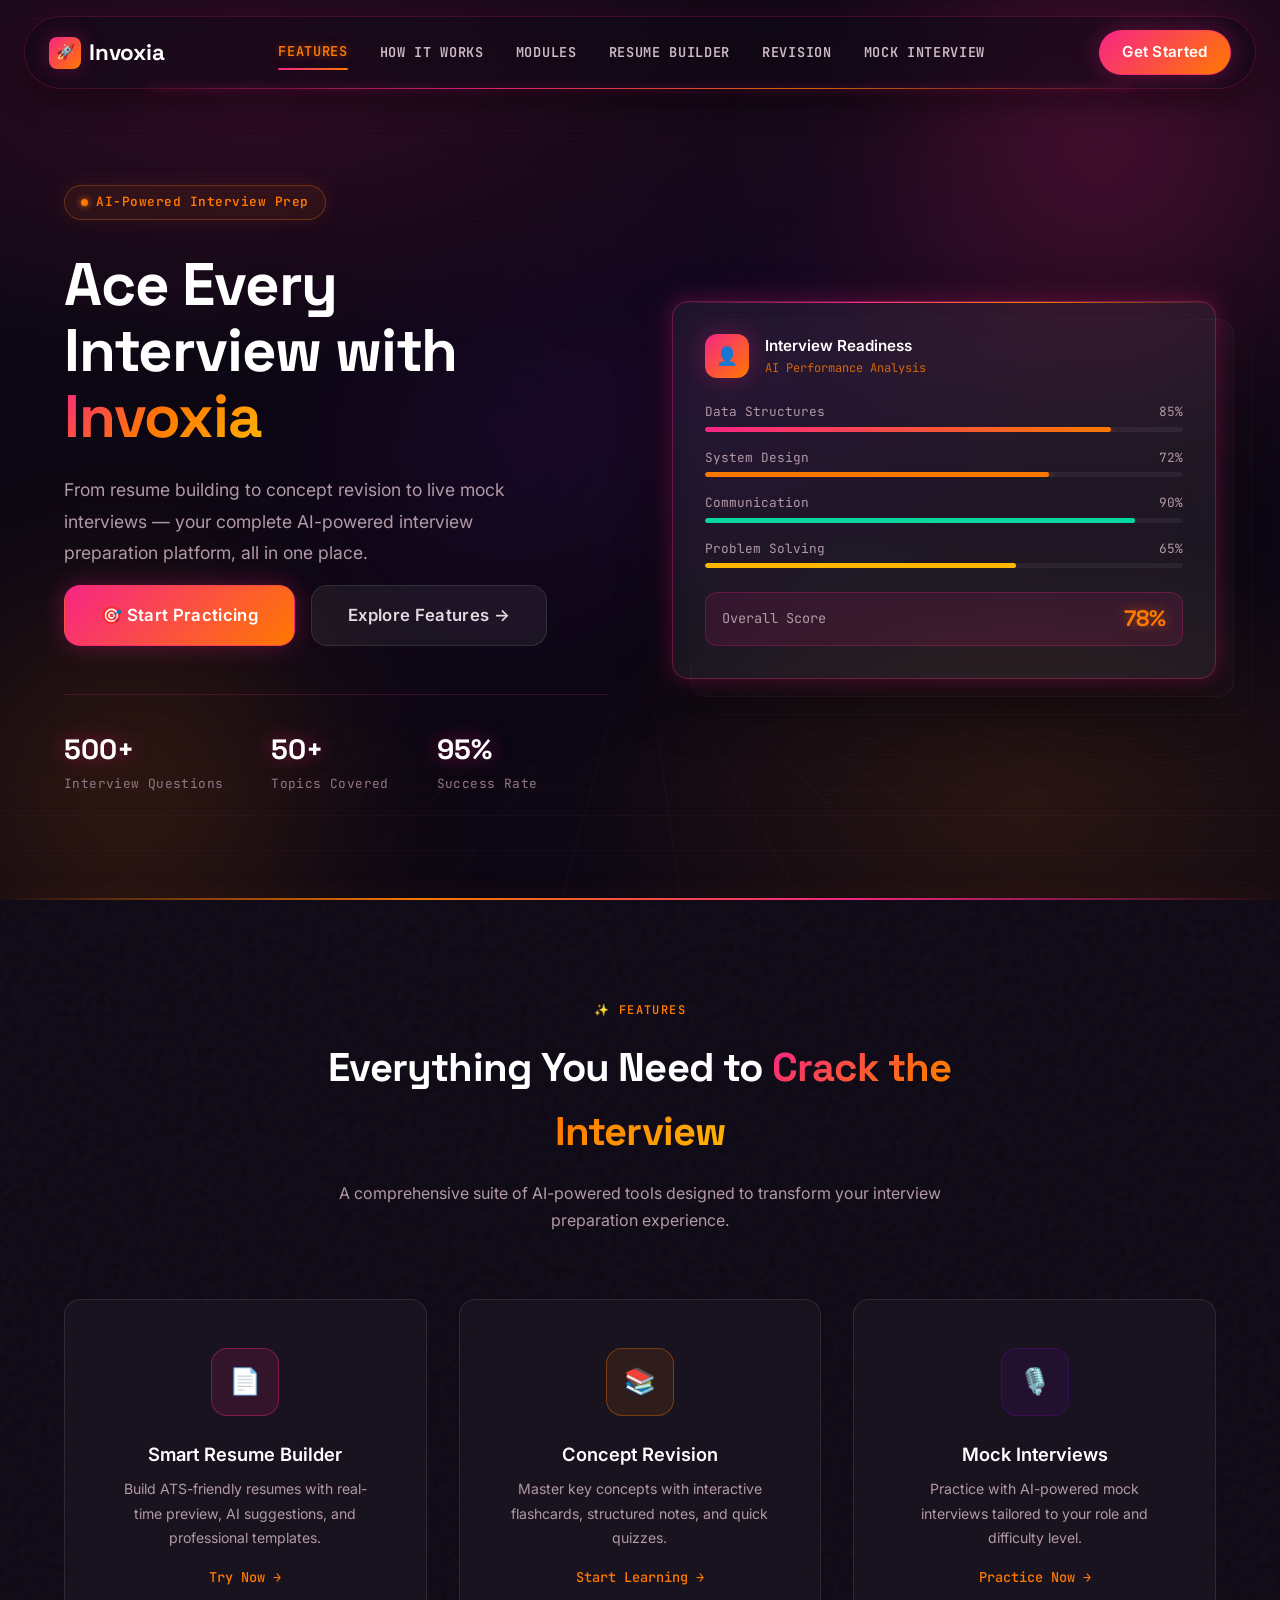
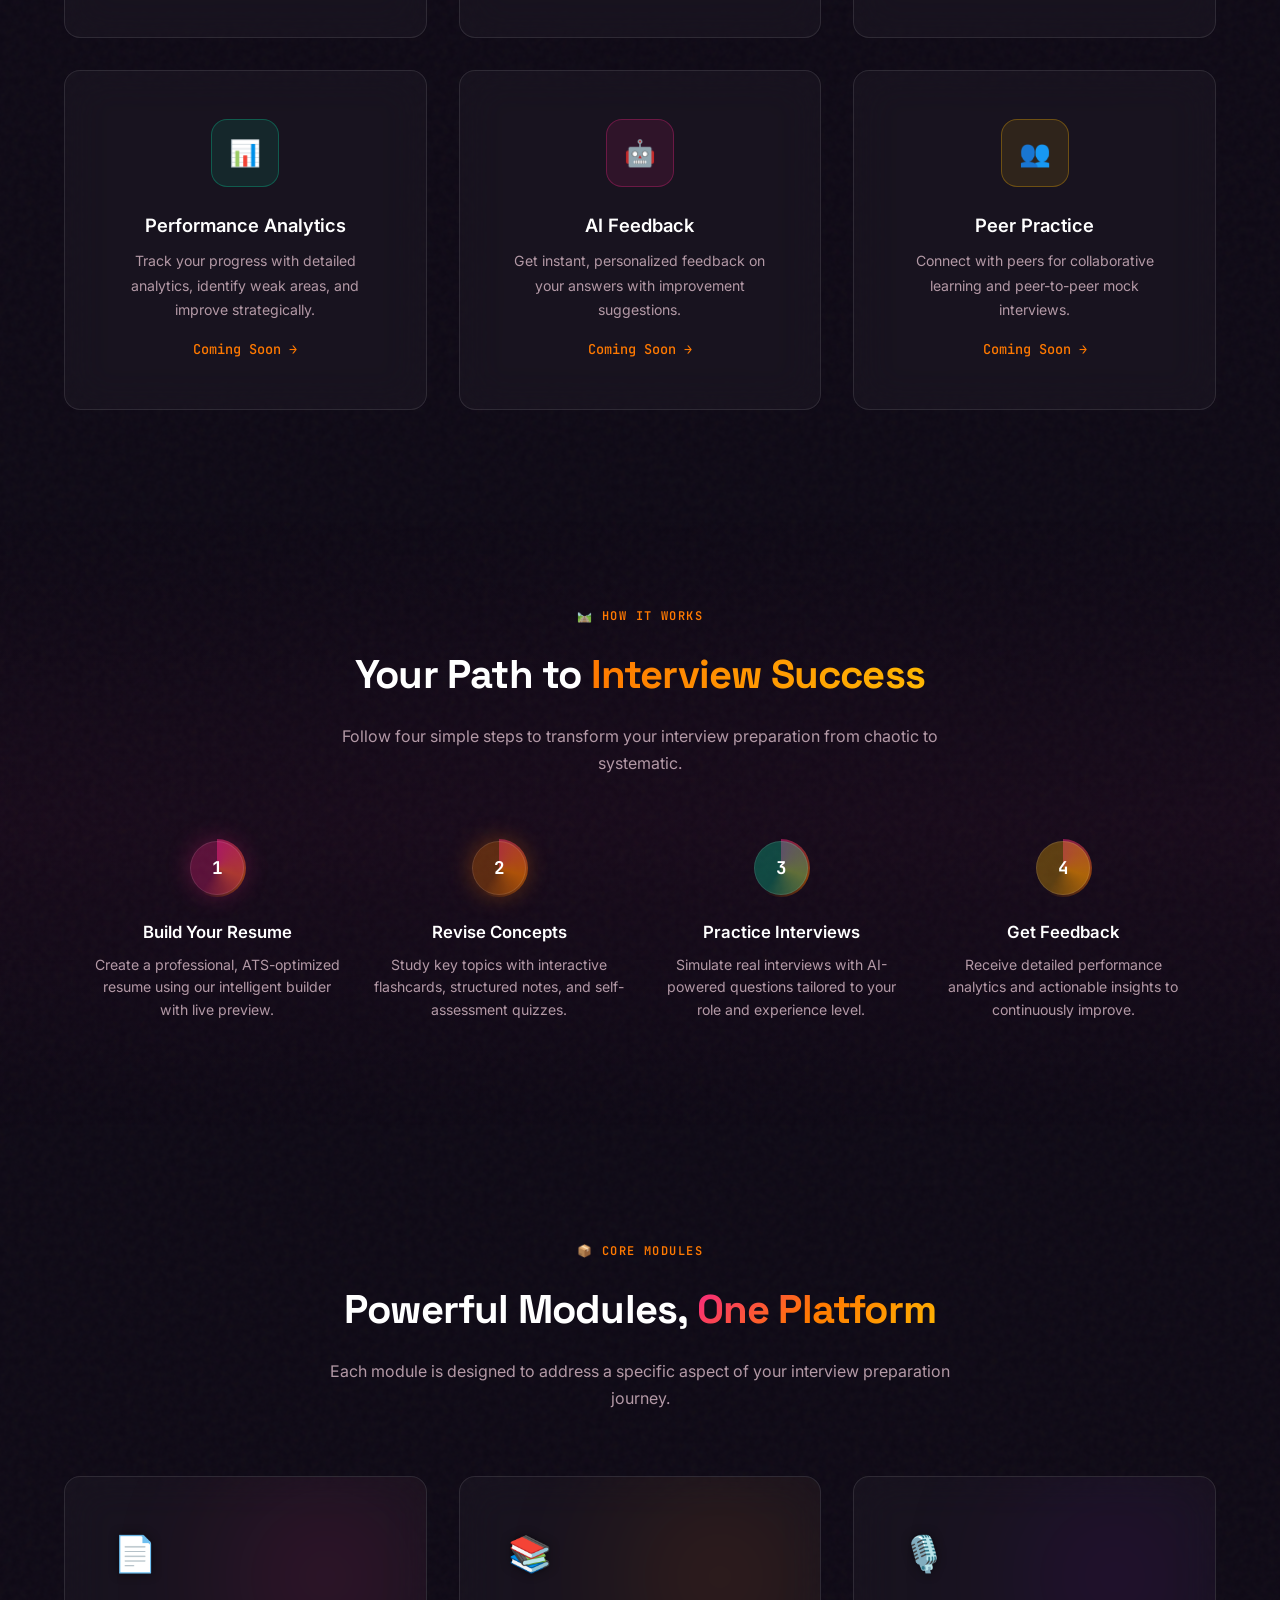
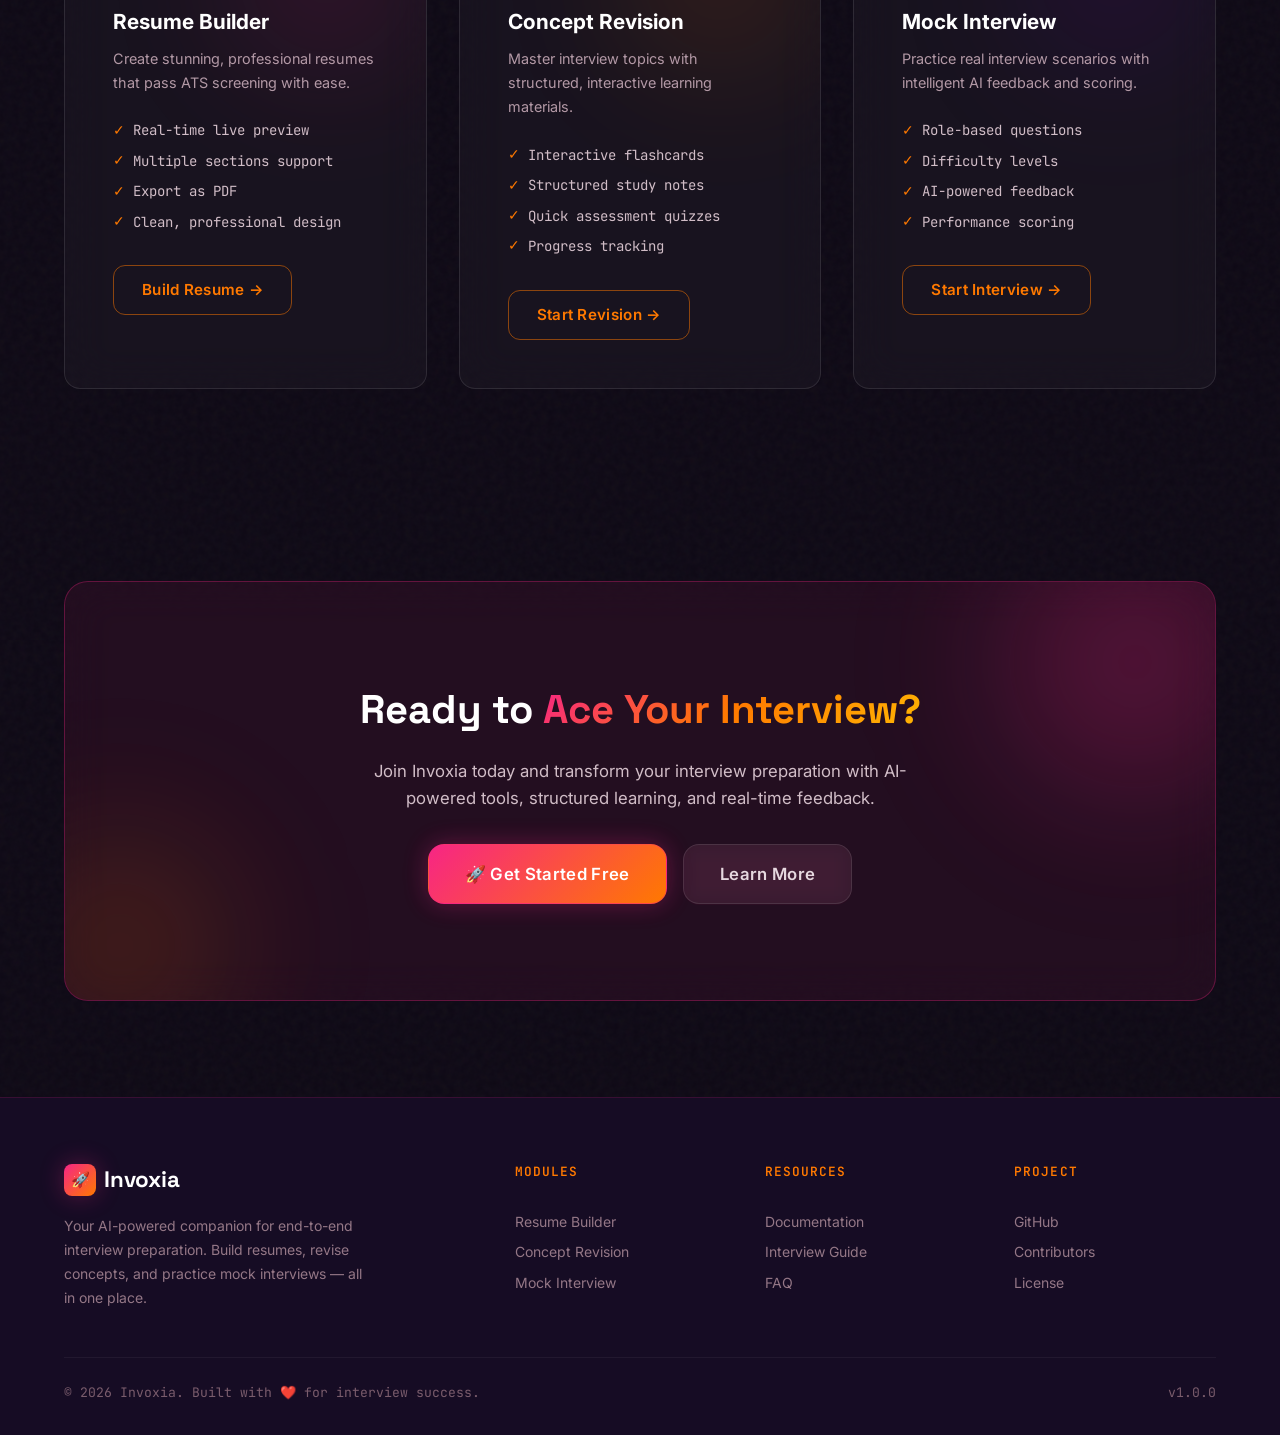
<file: index.html>
<!DOCTYPE html>
<html lang="en">
<head>
  <meta charset="UTF-8">
  <meta name="viewport" content="width=device-width, initial-scale=1.0">
  <title>Invoxia — AI-Powered Interview Preparation Platform</title>
  <meta name="description" content="Master your interviews with Invoxia — AI-powered resume building, concept revision, and mock interview practice all in one intelligent platform.">
  <link rel="stylesheet" href="css/global.css">
  <link rel="stylesheet" href="css/landing.css">
  <link rel="icon" href="data:image/svg+xml,<svg xmlns='http://www.w3.org/2000/svg' viewBox='0 0 100 100'><text y='.9em' font-size='90'>🚀</text></svg>">
</head>
<body>

  <!-- ======== NAVBAR ======== -->
  <nav class="navbar" id="navbar">
    <div class="container">
      <a href="index.html" class="navbar-brand">
        <span class="logo-icon">🚀</span>
        Invoxia
      </a>
      <div class="navbar-links" id="navLinks">
        <a href="#features" class="active">Features</a>
        <a href="#how-it-works">How It Works</a>
        <a href="#modules">Modules</a>
        <a href="pages/resume.html">Resume Builder</a>
        <a href="pages/revision.html">Revision</a>
        <a href="pages/mock-interview.html">Mock Interview</a>
      </div>
      <div class="navbar-actions">
        <a href="#cta" class="btn btn-primary">Get Started</a>
        <button class="menu-toggle" id="menuToggle" aria-label="Toggle menu">
          <span></span>
          <span></span>
          <span></span>
        </button>
      </div>
    </div>
  </nav>

  <!-- ======== HERO SECTION ======== -->
  <section class="hero" id="hero">
    <div class="hero-bg">
      <div class="orb orb-1"></div>
      <div class="orb orb-2"></div>
      <div class="orb orb-3"></div>
      <div class="grid-overlay"></div>
    </div>
    <div class="container">
      <div class="hero-content">
        <div class="hero-text">
          <div class="hero-badge">
            <span class="pulse-dot"></span>
            AI-Powered Interview Prep
          </div>
          <h1>
            Ace Every Interview with
            <span class="text-gradient">Invoxia</span>
          </h1>
          <p>
            From resume building to concept revision to live mock interviews — 
            your complete AI-powered interview preparation platform, all in one place.
          </p>
          <div class="hero-actions">
            <a href="pages/mock-interview.html" class="btn btn-primary btn-lg">
              🎯 Start Practicing
            </a>
            <a href="#features" class="btn btn-secondary btn-lg">
              Explore Features →
            </a>
          </div>
          <div class="hero-stats">
            <div class="hero-stat">
              <h3 data-count="500" data-suffix="+">0</h3>
              <p>Interview Questions</p>
            </div>
            <div class="hero-stat">
              <h3 data-count="50" data-suffix="+">0</h3>
              <p>Topics Covered</p>
            </div>
            <div class="hero-stat">
              <h3 data-count="95" data-suffix="%">0</h3>
              <p>Success Rate</p>
            </div>
          </div>
        </div>

        <!-- Hero Visual -->
        <div class="hero-visual">
          <div class="hero-card-stack">
            <div class="hero-mock-card behind-2"></div>
            <div class="hero-mock-card behind-1"></div>
            <div class="hero-mock-card main">
              <div class="mock-card-header">
                <div class="mock-avatar">👤</div>
                <div class="info">
                  <h4>Interview Readiness</h4>
                  <p>AI Performance Analysis</p>
                </div>
              </div>
              <div class="mock-card-body">
                <div class="mock-skill-bar">
                  <div class="label"><span>Data Structures</span><span>85%</span></div>
                  <div class="bar"><div class="fill fill-primary"></div></div>
                </div>
                <div class="mock-skill-bar">
                  <div class="label"><span>System Design</span><span>72%</span></div>
                  <div class="bar"><div class="fill fill-cyan"></div></div>
                </div>
                <div class="mock-skill-bar">
                  <div class="label"><span>Communication</span><span>90%</span></div>
                  <div class="bar"><div class="fill fill-emerald"></div></div>
                </div>
                <div class="mock-skill-bar">
                  <div class="label"><span>Problem Solving</span><span>65%</span></div>
                  <div class="bar"><div class="fill fill-amber"></div></div>
                </div>
                <div class="mock-score">
                  <span class="score-label">Overall Score</span>
                  <span class="score-value">78%</span>
                </div>
              </div>
            </div>
          </div>
        </div>
      </div>
    </div>
  </section>

  <!-- ======== FEATURES SECTION ======== -->
  <section class="features section" id="features">
    <div class="container">
      <div class="section-header observe-scroll">
        <div class="section-label">✨ Features</div>
        <h2>Everything You Need to <span class="text-gradient">Crack the Interview</span></h2>
        <p>A comprehensive suite of AI-powered tools designed to transform your interview preparation experience.</p>
      </div>

      <div class="features-grid">
        <div class="feature-card card observe-scroll delay-1">
          <div class="feature-icon icon-resume">📄</div>
          <h3>Smart Resume Builder</h3>
          <p>Build ATS-friendly resumes with real-time preview, AI suggestions, and professional templates.</p>
          <a href="pages/resume.html" class="feature-link">Try Now →</a>
        </div>

        <div class="feature-card card observe-scroll delay-2">
          <div class="feature-icon icon-revision">📚</div>
          <h3>Concept Revision</h3>
          <p>Master key concepts with interactive flashcards, structured notes, and quick quizzes.</p>
          <a href="pages/revision.html" class="feature-link">Start Learning →</a>
        </div>

        <div class="feature-card card observe-scroll delay-3">
          <div class="feature-icon icon-mock">🎙️</div>
          <h3>Mock Interviews</h3>
          <p>Practice with AI-powered mock interviews tailored to your role and difficulty level.</p>
          <a href="pages/mock-interview.html" class="feature-link">Practice Now →</a>
        </div>

        <div class="feature-card card observe-scroll delay-1">
          <div class="feature-icon icon-analytics">📊</div>
          <h3>Performance Analytics</h3>
          <p>Track your progress with detailed analytics, identify weak areas, and improve strategically.</p>
          <a href="#" class="feature-link">Coming Soon →</a>
        </div>

        <div class="feature-card card observe-scroll delay-2">
          <div class="feature-icon icon-ai">🤖</div>
          <h3>AI Feedback</h3>
          <p>Get instant, personalized feedback on your answers with improvement suggestions.</p>
          <a href="#" class="feature-link">Coming Soon →</a>
        </div>

        <div class="feature-card card observe-scroll delay-3">
          <div class="feature-icon icon-community">👥</div>
          <h3>Peer Practice</h3>
          <p>Connect with peers for collaborative learning and peer-to-peer mock interviews.</p>
          <a href="#" class="feature-link">Coming Soon →</a>
        </div>
      </div>
    </div>
  </section>

  <!-- ======== HOW IT WORKS ======== -->
  <section class="how-it-works section" id="how-it-works">
    <div class="container">
      <div class="section-header observe-scroll">
        <div class="section-label">🛤️ How It Works</div>
        <h2>Your Path to <span class="text-gradient-accent">Interview Success</span></h2>
        <p>Follow four simple steps to transform your interview preparation from chaotic to systematic.</p>
      </div>

      <div class="steps-container">
        <div class="step-card step-1 observe-scroll delay-1">
          <div class="step-number">1</div>
          <h3>Build Your Resume</h3>
          <p>Create a professional, ATS-optimized resume using our intelligent builder with live preview.</p>
        </div>

        <div class="step-card step-2 observe-scroll delay-2">
          <div class="step-number">2</div>
          <h3>Revise Concepts</h3>
          <p>Study key topics with interactive flashcards, structured notes, and self-assessment quizzes.</p>
        </div>

        <div class="step-card step-3 observe-scroll delay-3">
          <div class="step-number">3</div>
          <h3>Practice Interviews</h3>
          <p>Simulate real interviews with AI-powered questions tailored to your role and experience level.</p>
        </div>

        <div class="step-card step-4 observe-scroll delay-4">
          <div class="step-number">4</div>
          <h3>Get Feedback</h3>
          <p>Receive detailed performance analytics and actionable insights to continuously improve.</p>
        </div>
      </div>
    </div>
  </section>

  <!-- ======== MODULES SHOWCASE ======== -->
  <section class="modules section" id="modules">
    <div class="container">
      <div class="section-header observe-scroll">
        <div class="section-label">📦 Core Modules</div>
        <h2>Powerful Modules, <span class="text-gradient">One Platform</span></h2>
        <p>Each module is designed to address a specific aspect of your interview preparation journey.</p>
      </div>

      <div class="modules-grid">
        <div class="module-card card mod-resume observe-scroll delay-1">
          <div class="module-bg"></div>
          <div class="module-card-inner">
            <div class="module-emoji">📄</div>
            <h3>Resume Builder</h3>
            <p>Create stunning, professional resumes that pass ATS screening with ease.</p>
            <ul class="module-features">
              <li><span class="check">✓</span> Real-time live preview</li>
              <li><span class="check">✓</span> Multiple sections support</li>
              <li><span class="check">✓</span> Export as PDF</li>
              <li><span class="check">✓</span> Clean, professional design</li>
            </ul>
            <a href="pages/resume.html" class="btn btn-outline">Build Resume →</a>
          </div>
        </div>

        <div class="module-card card mod-revision observe-scroll delay-2">
          <div class="module-bg"></div>
          <div class="module-card-inner">
            <div class="module-emoji">📚</div>
            <h3>Concept Revision</h3>
            <p>Master interview topics with structured, interactive learning materials.</p>
            <ul class="module-features">
              <li><span class="check">✓</span> Interactive flashcards</li>
              <li><span class="check">✓</span> Structured study notes</li>
              <li><span class="check">✓</span> Quick assessment quizzes</li>
              <li><span class="check">✓</span> Progress tracking</li>
            </ul>
            <a href="pages/revision.html" class="btn btn-outline">Start Revision →</a>
          </div>
        </div>

        <div class="module-card card mod-mock observe-scroll delay-3">
          <div class="module-bg"></div>
          <div class="module-card-inner">
            <div class="module-emoji">🎙️</div>
            <h3>Mock Interview</h3>
            <p>Practice real interview scenarios with intelligent AI feedback and scoring.</p>
            <ul class="module-features">
              <li><span class="check">✓</span> Role-based questions</li>
              <li><span class="check">✓</span> Difficulty levels</li>
              <li><span class="check">✓</span> AI-powered feedback</li>
              <li><span class="check">✓</span> Performance scoring</li>
            </ul>
            <a href="pages/mock-interview.html" class="btn btn-outline">Start Interview →</a>
          </div>
        </div>
      </div>
    </div>
  </section>

  <!-- ======== CTA SECTION ======== -->
  <section class="cta-section section" id="cta">
    <div class="container">
      <div class="cta-card observe-scroll">
        <h2>Ready to <span class="text-gradient">Ace Your Interview?</span></h2>
        <p>Join Invoxia today and transform your interview preparation with AI-powered tools, structured learning, and real-time feedback.</p>
        <div class="cta-actions">
          <a href="pages/mock-interview.html" class="btn btn-primary btn-lg">🚀 Get Started Free</a>
          <a href="#features" class="btn btn-secondary btn-lg">Learn More</a>
        </div>
      </div>
    </div>
  </section>

  <!-- ======== FOOTER ======== -->
  <footer class="footer">
    <div class="container">
      <div class="footer-grid">
        <div class="footer-brand">
          <a href="index.html" class="navbar-brand">
            <span class="logo-icon">🚀</span>
            Invoxia
          </a>
          <p>Your AI-powered companion for end-to-end interview preparation. Build resumes, revise concepts, and practice mock interviews — all in one place.</p>
        </div>
        <div class="footer-col">
          <h4>Modules</h4>
          <a href="pages/resume.html">Resume Builder</a>
          <a href="pages/revision.html">Concept Revision</a>
          <a href="pages/mock-interview.html">Mock Interview</a>
        </div>
        <div class="footer-col">
          <h4>Resources</h4>
          <a href="#">Documentation</a>
          <a href="#">Interview Guide</a>
          <a href="#">FAQ</a>
        </div>
        <div class="footer-col">
          <h4>Project</h4>
          <a href="https://github.com/Rajendra7250/Invoxia" target="_blank">GitHub</a>
          <a href="#">Contributors</a>
          <a href="#">License</a>
        </div>
      </div>
      <div class="footer-bottom">
        <span>© 2026 Invoxia. Built with ❤️ for interview success.</span>
        <span>v1.0.0</span>
      </div>
    </div>
  </footer>

  <script src="js/app.js"></script>
</body>
</html>
</file>
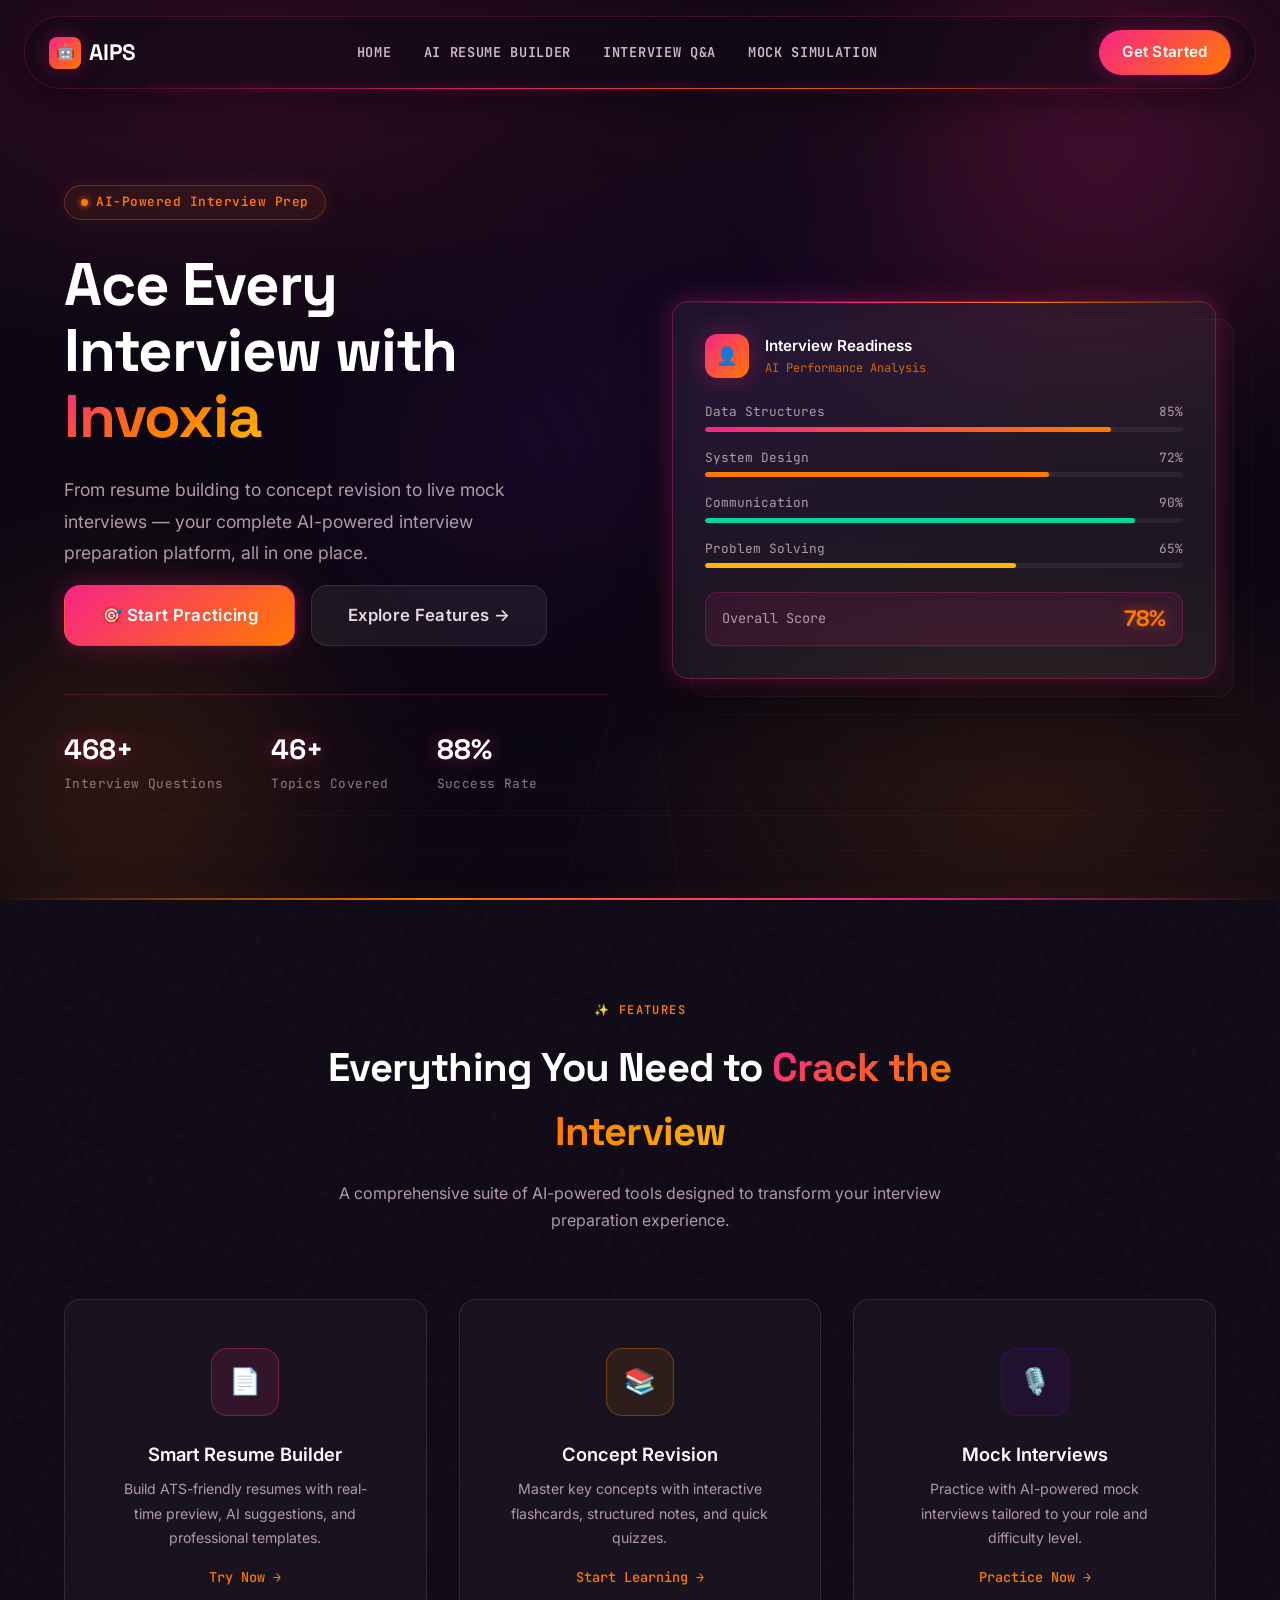
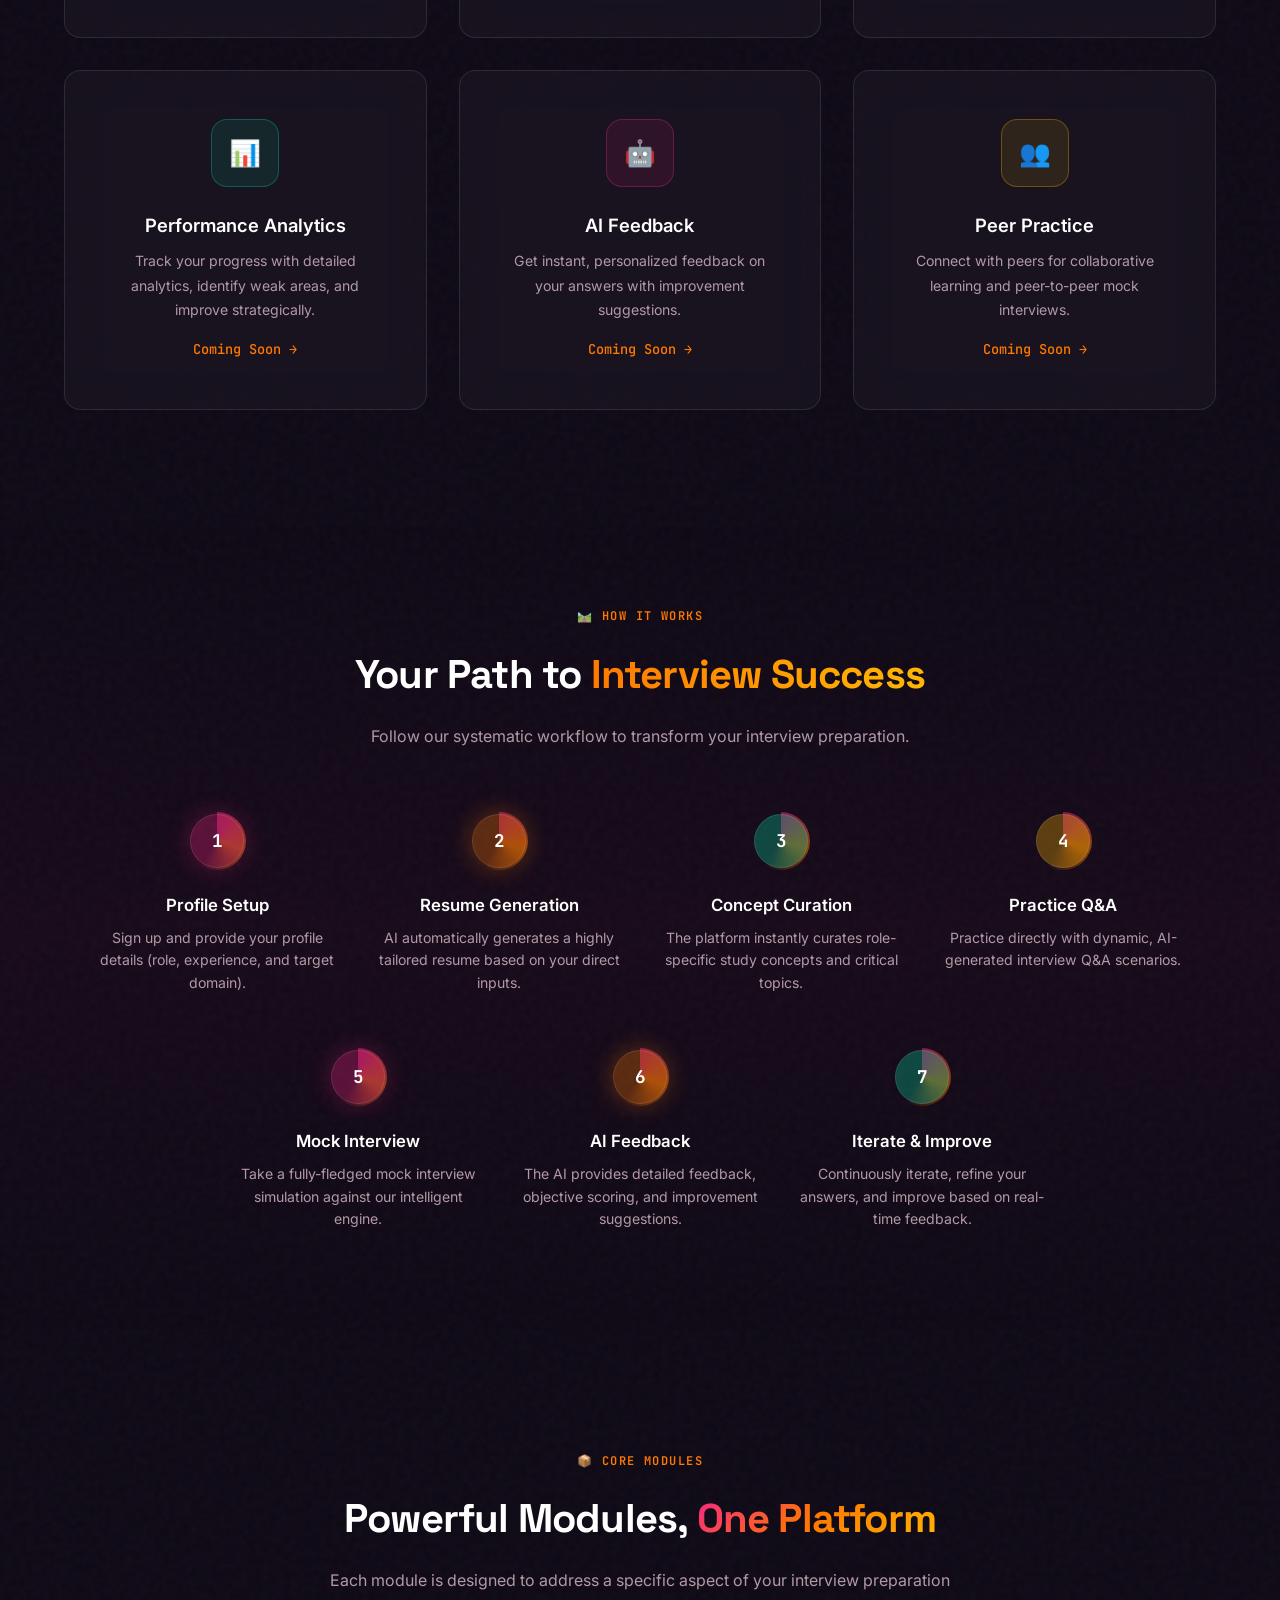
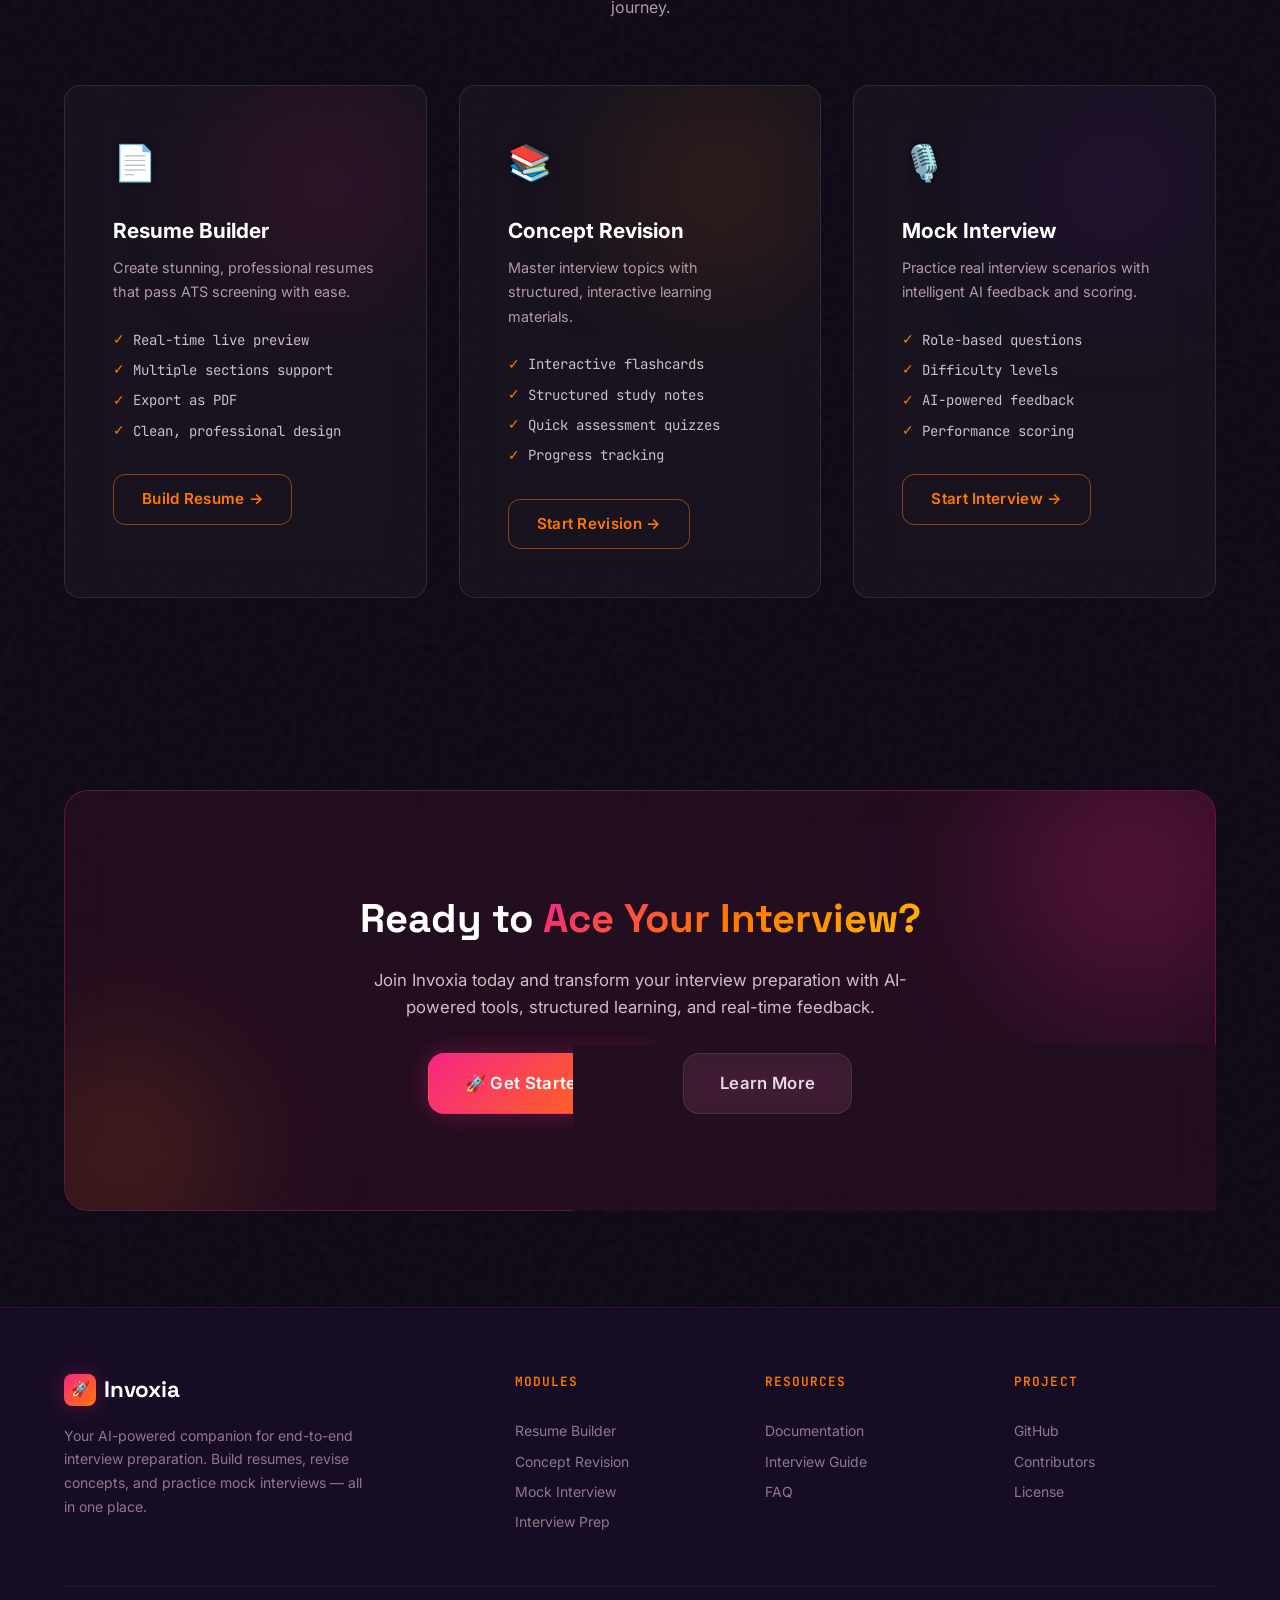
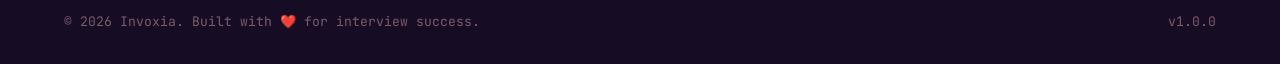
<file: home.html>
<!DOCTYPE html>
<html lang="en">
<head>
  <meta charset="UTF-8">
  <meta name="viewport" content="width=device-width, initial-scale=1.0">
  <title>Invoxia — AI-Powered Interview Preparation Platform</title>
  <meta name="description" content="Master your interviews with Invoxia — AI-powered resume building, concept revision, and mock interview practice all in one intelligent platform.">
  <link rel="stylesheet" href="css/global.css">
  <link rel="stylesheet" href="css/landing.css">
  <link rel="icon" href="data:image/svg+xml,<svg xmlns='http://www.w3.org/2000/svg' viewBox='0 0 100 100'><text y='.9em' font-size='90'>🚀</text></svg>">
</head>
<body>

  <!-- ======== NAVBAR ======== -->
  <nav class="navbar" id="navbar">
    <div class="container">
      <a href="home.html" class="navbar-brand">
        <span class="logo-icon">🤖</span>
        AIPS
      </a>
      <div class="navbar-links" id="navLinks">
        <a href="home.html">Home</a>
        <a href="pages/resume.html">AI Resume Builder</a>
        <a href="pages/interview-prep.html">Interview Q&A</a>
        <a href="pages/mock-interview.html">Mock Simulation</a>
      </div>
      <div class="navbar-actions">
        <a href="#cta" class="btn btn-primary">Get Started</a>
        <button class="menu-toggle" id="menuToggle" aria-label="Toggle menu">
          <span></span>
          <span></span>
          <span></span>
        </button>
      </div>
    </div>
  </nav>

  <!-- ======== HERO SECTION ======== -->
  <section class="hero" id="hero">
    <div class="hero-bg">
      <div class="orb orb-1"></div>
      <div class="orb orb-2"></div>
      <div class="orb orb-3"></div>
      <div class="grid-overlay"></div>
    </div>
    <div class="container">
      <div class="hero-content">
        <div class="hero-text">
          <div class="hero-badge">
            <span class="pulse-dot"></span>
            AI-Powered Interview Prep
          </div>
          <h1>
            Ace Every Interview with
            <span class="text-gradient">Invoxia</span>
          </h1>
          <p>
            From resume building to concept revision to live mock interviews — 
            your complete AI-powered interview preparation platform, all in one place.
          </p>
          <div class="hero-actions">
            <a href="pages/mock-interview.html" class="btn btn-primary btn-lg">
              🎯 Start Practicing
            </a>
            <a href="#features" class="btn btn-secondary btn-lg">
              Explore Features →
            </a>
          </div>
          <div class="hero-stats">
            <div class="hero-stat">
              <h3 data-count="500" data-suffix="+">0</h3>
              <p>Interview Questions</p>
            </div>
            <div class="hero-stat">
              <h3 data-count="50" data-suffix="+">0</h3>
              <p>Topics Covered</p>
            </div>
            <div class="hero-stat">
              <h3 data-count="95" data-suffix="%">0</h3>
              <p>Success Rate</p>
            </div>
          </div>
        </div>

        <!-- Hero Visual -->
        <div class="hero-visual">
          <div class="hero-card-stack">
            <div class="hero-mock-card behind-2"></div>
            <div class="hero-mock-card behind-1"></div>
            <div class="hero-mock-card main">
              <div class="mock-card-header">
                <div class="mock-avatar">👤</div>
                <div class="info">
                  <h4>Interview Readiness</h4>
                  <p>AI Performance Analysis</p>
                </div>
              </div>
              <div class="mock-card-body">
                <div class="mock-skill-bar">
                  <div class="label"><span>Data Structures</span><span>85%</span></div>
                  <div class="bar"><div class="fill fill-primary"></div></div>
                </div>
                <div class="mock-skill-bar">
                  <div class="label"><span>System Design</span><span>72%</span></div>
                  <div class="bar"><div class="fill fill-cyan"></div></div>
                </div>
                <div class="mock-skill-bar">
                  <div class="label"><span>Communication</span><span>90%</span></div>
                  <div class="bar"><div class="fill fill-emerald"></div></div>
                </div>
                <div class="mock-skill-bar">
                  <div class="label"><span>Problem Solving</span><span>65%</span></div>
                  <div class="bar"><div class="fill fill-amber"></div></div>
                </div>
                <div class="mock-score">
                  <span class="score-label">Overall Score</span>
                  <span class="score-value">78%</span>
                </div>
              </div>
            </div>
          </div>
        </div>
      </div>
    </div>
  </section>

  <!-- ======== FEATURES SECTION ======== -->
  <section class="features section" id="features">
    <div class="container">
      <div class="section-header observe-scroll">
        <div class="section-label">✨ Features</div>
        <h2>Everything You Need to <span class="text-gradient">Crack the Interview</span></h2>
        <p>A comprehensive suite of AI-powered tools designed to transform your interview preparation experience.</p>
      </div>

      <div class="features-grid">
        <div class="feature-card card observe-scroll delay-1">
          <div class="feature-icon icon-resume">📄</div>
          <h3>Smart Resume Builder</h3>
          <p>Build ATS-friendly resumes with real-time preview, AI suggestions, and professional templates.</p>
          <a href="pages/resume.html" class="feature-link">Try Now →</a>
        </div>

        <div class="feature-card card observe-scroll delay-2">
          <div class="feature-icon icon-revision">📚</div>
          <h3>Concept Revision</h3>
          <p>Master key concepts with interactive flashcards, structured notes, and quick quizzes.</p>
          <a href="pages/revision.html" class="feature-link">Start Learning →</a>
        </div>

        <div class="feature-card card observe-scroll delay-3">
          <div class="feature-icon icon-mock">🎙️</div>
          <h3>Mock Interviews</h3>
          <p>Practice with AI-powered mock interviews tailored to your role and difficulty level.</p>
          <a href="pages/mock-interview.html" class="feature-link">Practice Now →</a>
        </div>

        <div class="feature-card card observe-scroll delay-1">
          <div class="feature-icon icon-analytics">📊</div>
          <h3>Performance Analytics</h3>
          <p>Track your progress with detailed analytics, identify weak areas, and improve strategically.</p>
          <a href="#" class="feature-link">Coming Soon →</a>
        </div>

        <div class="feature-card card observe-scroll delay-2">
          <div class="feature-icon icon-ai">🤖</div>
          <h3>AI Feedback</h3>
          <p>Get instant, personalized feedback on your answers with improvement suggestions.</p>
          <a href="#" class="feature-link">Coming Soon →</a>
        </div>

        <div class="feature-card card observe-scroll delay-3">
          <div class="feature-icon icon-community">👥</div>
          <h3>Peer Practice</h3>
          <p>Connect with peers for collaborative learning and peer-to-peer mock interviews.</p>
          <a href="#" class="feature-link">Coming Soon →</a>
        </div>
      </div>
    </div>
  </section>

  <!-- ======== HOW IT WORKS ======== -->
  <section class="how-it-works section" id="how-it-works">
    <div class="container">
      <div class="section-header observe-scroll">
        <div class="section-label">🛤️ How It Works</div>
        <h2>Your Path to <span class="text-gradient-accent">Interview Success</span></h2>
        <p>Follow our systematic workflow to transform your interview preparation.</p>
      </div>

      <div class="steps-container">
        <div class="step-card step-1 observe-scroll delay-1">
          <div class="step-number">1</div>
          <h3>Profile Setup</h3>
          <p>Sign up and provide your profile details (role, experience, and target domain).</p>
        </div>

        <div class="step-card step-2 observe-scroll delay-2">
          <div class="step-number">2</div>
          <h3>Resume Generation</h3>
          <p>AI automatically generates a highly tailored resume based on your direct inputs.</p>
        </div>

        <div class="step-card step-3 observe-scroll delay-3">
          <div class="step-number">3</div>
          <h3>Concept Curation</h3>
          <p>The platform instantly curates role-specific study concepts and critical topics.</p>
        </div>

        <div class="step-card step-4 observe-scroll delay-4">
          <div class="step-number">4</div>
          <h3>Practice Q&A</h3>
          <p>Practice directly with dynamic, AI-generated interview Q&A scenarios.</p>
        </div>
        
        <div class="step-card step-5 observe-scroll delay-1">
          <div class="step-number">5</div>
          <h3>Mock Interview</h3>
          <p>Take a fully-fledged mock interview simulation against our intelligent engine.</p>
        </div>

        <div class="step-card step-6 observe-scroll delay-2">
          <div class="step-number">6</div>
          <h3>AI Feedback</h3>
          <p>The AI provides detailed feedback, objective scoring, and improvement suggestions.</p>
        </div>

        <div class="step-card step-7 observe-scroll delay-3">
          <div class="step-number">7</div>
          <h3>Iterate & Improve</h3>
          <p>Continuously iterate, refine your answers, and improve based on real-time feedback.</p>
        </div>
      </div>
    </div>
  </section>

  <!-- ======== MODULES SHOWCASE ======== -->
  <section class="modules section" id="modules">
    <div class="container">
      <div class="section-header observe-scroll">
        <div class="section-label">📦 Core Modules</div>
        <h2>Powerful Modules, <span class="text-gradient">One Platform</span></h2>
        <p>Each module is designed to address a specific aspect of your interview preparation journey.</p>
      </div>

      <div class="modules-grid">
        <div class="module-card card mod-resume observe-scroll delay-1">
          <div class="module-bg"></div>
          <div class="module-card-inner">
            <div class="module-emoji">📄</div>
            <h3>Resume Builder</h3>
            <p>Create stunning, professional resumes that pass ATS screening with ease.</p>
            <ul class="module-features">
              <li><span class="check">✓</span> Real-time live preview</li>
              <li><span class="check">✓</span> Multiple sections support</li>
              <li><span class="check">✓</span> Export as PDF</li>
              <li><span class="check">✓</span> Clean, professional design</li>
            </ul>
            <a href="pages/resume.html" class="btn btn-outline">Build Resume →</a>
          </div>
        </div>

        <div class="module-card card mod-revision observe-scroll delay-2">
          <div class="module-bg"></div>
          <div class="module-card-inner">
            <div class="module-emoji">📚</div>
            <h3>Concept Revision</h3>
            <p>Master interview topics with structured, interactive learning materials.</p>
            <ul class="module-features">
              <li><span class="check">✓</span> Interactive flashcards</li>
              <li><span class="check">✓</span> Structured study notes</li>
              <li><span class="check">✓</span> Quick assessment quizzes</li>
              <li><span class="check">✓</span> Progress tracking</li>
            </ul>
            <a href="pages/revision.html" class="btn btn-outline">Start Revision →</a>
          </div>
        </div>

        <div class="module-card card mod-mock observe-scroll delay-3">
          <div class="module-bg"></div>
          <div class="module-card-inner">
            <div class="module-emoji">🎙️</div>
            <h3>Mock Interview</h3>
            <p>Practice real interview scenarios with intelligent AI feedback and scoring.</p>
            <ul class="module-features">
              <li><span class="check">✓</span> Role-based questions</li>
              <li><span class="check">✓</span> Difficulty levels</li>
              <li><span class="check">✓</span> AI-powered feedback</li>
              <li><span class="check">✓</span> Performance scoring</li>
            </ul>
            <a href="pages/mock-interview.html" class="btn btn-outline">Start Interview →</a>
          </div>
        </div>
      </div>
    </div>
  </section>

  <!-- ======== CTA SECTION ======== -->
  <section class="cta-section section" id="cta">
    <div class="container">
      <div class="cta-card observe-scroll">
        <h2>Ready to <span class="text-gradient">Ace Your Interview?</span></h2>
        <p>Join Invoxia today and transform your interview preparation with AI-powered tools, structured learning, and real-time feedback.</p>
        <div class="cta-actions">
          <a href="pages/mock-interview.html" class="btn btn-primary btn-lg">🚀 Get Started Free</a>
          <a href="#features" class="btn btn-secondary btn-lg">Learn More</a>
        </div>
      </div>
    </div>
  </section>

  <!-- ======== FOOTER ======== -->
  <footer class="footer">
    <div class="container">
      <div class="footer-grid">
        <div class="footer-brand">
          <a href="home.html" class="navbar-brand">
            <span class="logo-icon">🚀</span>
            Invoxia
          </a>
          <p>Your AI-powered companion for end-to-end interview preparation. Build resumes, revise concepts, and practice mock interviews — all in one place.</p>
        </div>
        <div class="footer-col">
          <h4>Modules</h4>
          <a href="pages/resume.html">Resume Builder</a>
          <a href="pages/revision.html">Concept Revision</a>
          <a href="pages/mock-interview.html">Mock Interview</a>
          <a href="pages/interview-prep.html">Interview Prep</a>
        </div>
        <div class="footer-col">
          <h4>Resources</h4>
          <a href="#">Documentation</a>
          <a href="#">Interview Guide</a>
          <a href="#">FAQ</a>
        </div>
        <div class="footer-col">
          <h4>Project</h4>
          <a href="https://github.com/Rajendra7250/Invoxia" target="_blank">GitHub</a>
          <a href="#">Contributors</a>
          <a href="#">License</a>
        </div>
      </div>
      <div class="footer-bottom">
        <span>© 2026 Invoxia. Built with ❤️ for interview success.</span>
        <span>v1.0.0</span>
      </div>
    </div>
  </footer>

  <script src="js/app.js"></script>
</body>
</html>
</file>
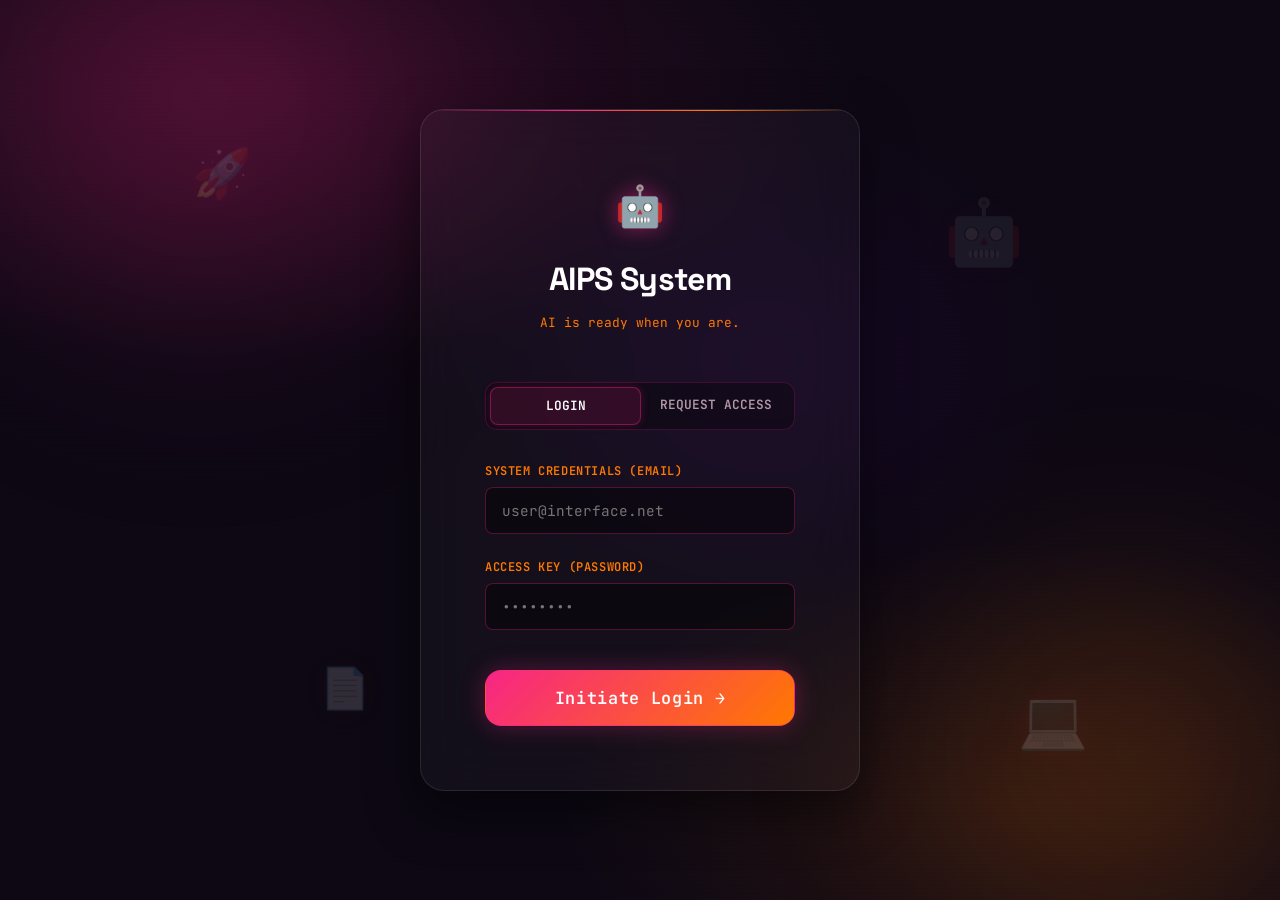
<file: login.html>
<!DOCTYPE html>
<html lang="en">
<head>
  <meta charset="UTF-8">
  <meta name="viewport" content="width=device-width, initial-scale=1.0">
  <title>Access Control — AIPS</title>
  <link rel="stylesheet" href="css/global.css">
  <style>
    .login-wrapper {
      min-height: 100vh; display: flex; align-items: center; justify-content: center;
      position: relative; padding: var(--space-xl); overflow: hidden;
    }
    
    /* Setup Background */
    .bg-orbs { position: absolute; inset: 0; pointer-events: none; z-index: 0; }
    .bg-orbs .orb { position: absolute; border-radius: 50%; filter: blur(100px); }
    .orb-a { width: 600px; height: 600px; background: radial-gradient(circle, rgba(247,37,133,0.25), transparent 70%); top: -200px; left: -100px; animation: float 8s ease-in-out infinite; }
    .orb-b { width: 500px; height: 500px; background: radial-gradient(circle, rgba(255,121,0,0.2), transparent 70%); bottom: -100px; right: -100px; animation: float 10s ease-in-out infinite reverse; }

    /* Floating Stickers */
    .stickers-container { position: absolute; inset: 0; pointer-events: none; z-index: 1; }
    .sticker {
      position: absolute; font-size: 3rem; opacity: 0.15; filter: drop-shadow(0 0 15px rgba(247,37,133,0.3));
      animation: stickerFloat 15s ease-in-out infinite alternate;
    }
    .st-1 { top: 15%; left: 15%; animation-delay: 0s; }
    .st-2 { top: 20%; right: 20%; animation-delay: -2s; font-size: 4rem; opacity: 0.1; }
    .st-3 { bottom: 20%; left: 25%; animation-delay: -5s; font-size: 2.5rem; filter: drop-shadow(0 0 15px rgba(255,121,0,0.3)); }
    .st-4 { bottom: 15%; right: 15%; animation-delay: -1s; font-size: 3.5rem; }
    
    @keyframes stickerFloat {
      0% { transform: translate(0, 0) rotate(0deg); }
      50% { transform: translate(20px, -20px) rotate(10deg); }
      100% { transform: translate(-10px, 30px) rotate(-10deg); }
    }

    .auth-card {
      background: rgba(255,255,255,0.03); border: 1px solid var(--glass-border);
      border-radius: var(--radius-2xl); padding: var(--space-3xl); width: 100%; max-width: 440px;
      backdrop-filter: blur(24px); -webkit-backdrop-filter: blur(24px);
      box-shadow: 0 20px 50px rgba(0,0,0,0.5); position: relative; z-index: 10;
      animation: fadeInUp 0.8s ease-out; overflow: hidden;
    }
    .auth-card::before {
      content: ''; position: absolute; top: 0; left: 0; right: 0; height: 1px;
      background: linear-gradient(90deg, transparent, var(--neon-pink), var(--accent-orange), transparent);
    }
    
    .auth-header { text-align: center; margin-bottom: var(--space-2xl); }
    .brand-icon { font-size: 2.5rem; margin-bottom: var(--space-md); display: inline-block; filter: drop-shadow(0 0 10px rgba(247,37,133,0.5)); }
    .auth-header h1 { font-family: var(--font-display); font-size: 2rem; color: white; margin-bottom: var(--space-sm); letter-spacing: -0.02em; }
    .auth-header p { color: var(--accent-orange); font-family: var(--font-mono); font-size: 0.8rem; }
    
    /* Toggle */
    .auth-toggle { display: flex; background: rgba(0,0,0,0.3); border-radius: var(--radius-lg); padding: 4px; margin-bottom: var(--space-xl); border: 1px solid rgba(247,37,133,0.2); }
    .toggle-btn { flex: 1; padding: 0.5rem; text-align: center; color: var(--neutral-400); font-family: var(--font-mono); font-weight: 600; font-size: 0.8rem; border-radius: var(--radius-md); cursor: pointer; transition: all var(--transition-fast); }
    .toggle-btn.active { background: rgba(247,37,133,0.15); color: white; border: 1px solid rgba(247,37,133,0.4); box-shadow: 0 0 10px rgba(247,37,133,0.2); }
    
    .form-section { display: none; }
    .form-section.active { display: block; animation: fadeIn 0.4s ease forwards; }

    .form-group { margin-bottom: var(--space-lg); }
    .form-group label {
      display: block; color: var(--accent-orange); font-size: 0.75rem; font-weight: 600; margin-bottom: 6px; font-family: var(--font-mono); text-transform: uppercase; letter-spacing: 0.05em;
    }
    .form-input {
      width: 100%; padding: 0.8rem 1rem; background: rgba(0,0,0,0.4); border: 1px solid rgba(247,37,133,0.3);
      border-radius: var(--radius-md); color: var(--neutral-100); transition: all var(--transition-fast);
      font-family: var(--font-mono); font-size: 0.9rem;
    }
    .form-input:focus { border-color: var(--neon-pink); box-shadow: 0 0 0 3px rgba(247,37,133,0.18), 0 0 12px rgba(247,37,133,0.1); }
    
    .btn-auth { width: 100%; justify-content: center; margin-top: var(--space-md); font-family: var(--font-mono); letter-spacing: 0.04em; }
    .auth-error { color: var(--accent-orange); font-family: var(--font-mono); font-size: 0.8rem; text-align: center; margin-bottom: 15px; display: none; text-shadow: 0 0 5px rgba(255,121,0,0.5); }
    .auth-success { color: var(--accent-emerald); font-family: var(--font-mono); font-size: 0.8rem; text-align: center; margin-bottom: 15px; display: none; text-shadow: 0 0 5px rgba(6,214,160,0.5); }
  </style>
</head>
<body>
  <div class="login-wrapper">
    <div class="bg-orbs">
      <div class="orb orb-a"></div>
      <div class="orb orb-b"></div>
    </div>
    
    <!-- Floating Cyber Stickers Behind Logic -->
    <div class="stickers-container">
      <div class="sticker st-1">🚀</div>
      <div class="sticker st-2">🤖</div>
      <div class="sticker st-3">📄</div>
      <div class="sticker st-4">💻</div>
    </div>
    
    <div class="auth-card">
      <div class="auth-header">
        <span class="brand-icon">🤖</span>
        <h1>AIPS System</h1>
        <p>AI is ready when you are.</p>
      </div>

      <div class="auth-toggle">
        <div class="toggle-btn active" id="btnShowLogin" onclick="switchTab('login')">LOGIN</div>
        <div class="toggle-btn" id="btnShowSignup" onclick="switchTab('signup')">REQUEST ACCESS</div>
      </div>

      <div id="msgError" class="auth-error">Error connecting to neural net.</div>
      <div id="msgSuccess" class="auth-success">System Access Granted.</div>

      <!-- Login Form -->
      <form id="loginForm" class="form-section active" onsubmit="event.preventDefault(); handleLogin();">
        <div class="form-group">
          <label for="loginEmail">System Credentials (Email)</label>
          <input type="email" id="loginEmail" class="form-input" placeholder="user@interface.net" required autocomplete="email">
        </div>
        <div class="form-group">
          <label for="loginPassword">Access Key (Password)</label>
          <input type="password" id="loginPassword" class="form-input" placeholder="••••••••" required>
        </div>
        <button type="submit" id="loginSubmit" class="btn btn-primary btn-lg btn-auth">Initiate Login →</button>
      </form>

      <!-- Signup Form -->
      <form id="signupForm" class="form-section" onsubmit="event.preventDefault(); handleSignup();">
        <div class="form-group">
          <label for="signupName">Agent Designation (Name)</label>
          <input type="text" id="signupName" class="form-input" placeholder="E.g., Agent K" required>
        </div>
        <div class="form-group">
          <label for="signupEmail">System Credentials (Email)</label>
          <input type="email" id="signupEmail" class="form-input" placeholder="user@interface.net" required>
        </div>
        <div class="form-group">
          <label for="signupPassword">Access Key (Password)</label>
          <input type="password" id="signupPassword" class="form-input" placeholder="••••••••" minlength="4" required>
        </div>
        <button type="submit" id="signupSubmit" class="btn btn-primary btn-lg btn-auth">Create Interface Profile →</button>
      </form>
    </div>
  </div>

  <script>
    const API_URL = 'http://127.0.0.1:5000/api';
    
    function switchTab(tab) {
      document.getElementById('msgError').style.display = 'none';
      document.getElementById('msgSuccess').style.display = 'none';
      if (tab === 'login') {
        document.getElementById('loginForm').classList.add('active');
        document.getElementById('signupForm').classList.remove('active');
        document.getElementById('btnShowLogin').classList.add('active');
        document.getElementById('btnShowSignup').classList.remove('active');
      } else {
        document.getElementById('loginForm').classList.remove('active');
        document.getElementById('signupForm').classList.add('active');
        document.getElementById('btnShowLogin').classList.remove('active');
        document.getElementById('btnShowSignup').classList.add('active');
      }
    }

    function showMsg(text, type) {
      if(type === 'error') {
        document.getElementById('msgError').textContent = text;
        document.getElementById('msgError').style.display = 'block';
        document.getElementById('msgSuccess').style.display = 'none';
      } else {
        document.getElementById('msgSuccess').textContent = text;
        document.getElementById('msgSuccess').style.display = 'block';
        document.getElementById('msgError').style.display = 'none';
      }
    }

    async function handleLogin() {
      const email = document.getElementById('loginEmail').value;
      const pass = document.getElementById('loginPassword').value;
      document.getElementById('loginSubmit').textContent = "Authenticating...";
      
      try {
        let res = await fetch(`${API_URL}/login`, {
          method: 'POST',
          headers: { 'Content-Type': 'application/json' },
          body: JSON.stringify({ email: email, password: pass })
        });
        let data = await res.json();
        
        if (res.ok) {
          showMsg(data.message, 'success');
          localStorage.setItem('aips_user', data.user.name || data.user.email.split('@')[0]);
          setTimeout(() => { window.location.href = 'index.html'; }, 1000);
        } else {
          showMsg(data.error || 'Authentication Failed', 'error');
        }
      } catch (err) {
        showMsg("Neural Net Offline. Is Flask Server Running on port 5000?", 'error');
      } finally {
        document.getElementById('loginSubmit').textContent = "Initiate Login →";
      }
    }

    async function handleSignup() {
      const name = document.getElementById('signupName').value;
      const email = document.getElementById('signupEmail').value;
      const pass = document.getElementById('signupPassword').value;
      document.getElementById('signupSubmit').textContent = "Generating Profile...";
      
      try {
        let res = await fetch(`${API_URL}/signup`, {
          method: 'POST',
          headers: { 'Content-Type': 'application/json' },
          body: JSON.stringify({ name: name, email: email, password: pass })
        });
        let data = await res.json();
        
        if (res.ok) {
          showMsg(data.message, 'success');
          setTimeout(() => { switchTab('login'); }, 1500);
        } else {
          showMsg(data.error || 'Registration Failed', 'error');
        }
      } catch (err) {
        showMsg("Neural Net Offline. Is Flask Server Running on port 5000?", 'error');
      } finally {
        document.getElementById('signupSubmit').textContent = "Create Interface Profile →";
      }
    }
  </script>
</body>
</html>
</file>
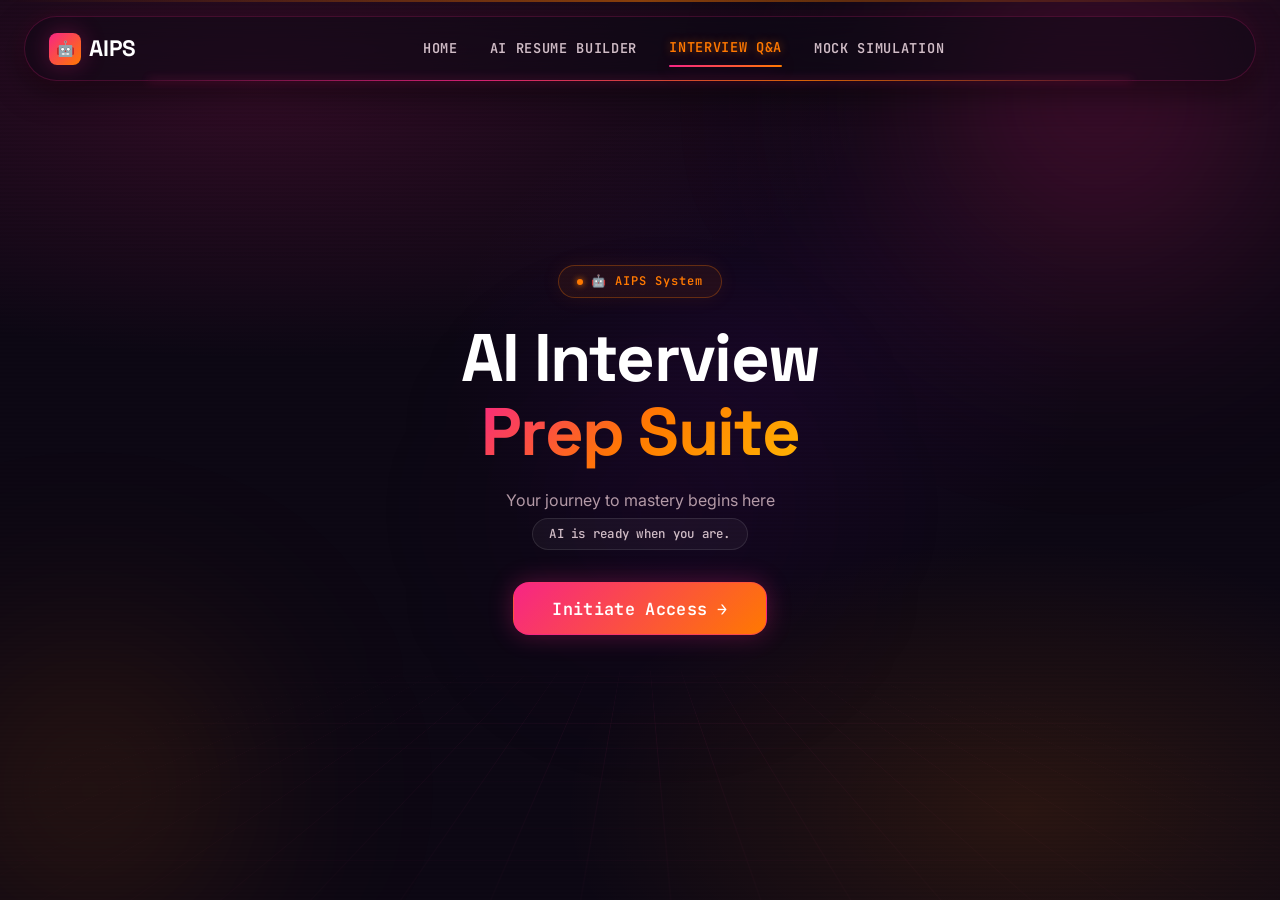
<file: pages/interview-prep.html>
<!DOCTYPE html>
<html lang="en">
<head>
  <meta charset="UTF-8">
  <meta name="viewport" content="width=device-width, initial-scale=1.0">
  <title>AI Interview Prep Suite — Invoxia</title>
  <meta name="description" content="Begin your AI-powered interview preparation journey with Invoxia. Personalized coaching for every role and experience level.">
  <link rel="stylesheet" href="../css/global.css">
  <link rel="stylesheet" href="../css/interview-prep.css">
  <link rel="icon" href="data:image/svg+xml,<svg xmlns='http://www.w3.org/2000/svg' viewBox='0 0 100 100'><text y='.9em' font-size='90'>🎯</text></svg>">
</head>
<body>

  <!-- ======== NAVBAR ======== -->
  <nav class="navbar scrolled" id="navbar">
    <div class="container">
      <a href="../index.html" class="navbar-brand">
        <span class="logo-icon">🤖</span>
        AIPS
      </a>
      <div class="navbar-links" id="navLinks">
        <a href="../index.html">Home</a>
        <a href="resume.html">AI Resume Builder</a>
        <a href="interview-prep.html" class="active">Interview Q&A</a>
        <a href="mock-interview.html">Mock Simulation</a>
      </div>
      <div class="navbar-actions">
        <button class="menu-toggle" id="menuToggle" aria-label="Toggle menu">
          <span></span><span></span><span></span>
        </button>
      </div>
    </div>
  </nav>

  <!-- ======== STEP CONTAINER ======== -->
  <main class="prep-main" id="prepMain">

    <!-- ── STEP 1: Landing ── -->
    <div class="prep-step active" id="step1">
      <div class="prep-bg-orbs">
        <div class="orb orb-1"></div>
        <div class="orb orb-2"></div>
        <div class="orb orb-3"></div>
      </div>
      <div class="prep-center animate-fadeInUp">
        <div class="step-badge">🤖 AIPS System</div>
        <h1 class="prep-hero-title">AI Interview<br><span class="text-gradient">Prep Suite</span></h1>
        <p class="prep-hero-sub">Your journey to mastery begins here</p>
        <div class="prep-hero-stats">
          <div class="stat-pill">AI is ready when you are.</div>
        </div>
        <button class="btn btn-primary btn-lg prep-cta" id="btnStart" onclick="goStep(2)">
          Initiate Access <span class="btn-arrow">→</span>
        </button>
      </div>
    </div>

    <!-- ── STEP 2: Introduce Yourself ── -->
    <div class="prep-step" id="step2">
      <div class="prep-center">
        <div class="prep-card animate-fadeInUp">
          <div class="prep-card-icon">👤</div>
          <h2 class="prep-card-title">Introduce Yourself</h2>
          <p class="prep-card-sub">AI is ready when you are.</p>

          <div class="prep-form">
            <div class="form-group">
              <label for="userName">What should the system call you?</label>
              <input id="userName" class="form-input" type="text" placeholder="e.g. Aarav Sharma" autocomplete="off">
            </div>

            <div class="form-group">
              <label for="userRole">Which role are you targeting?</label>
              <div class="select-wrapper">
                <select id="userRole" class="form-input">
                  <option value="Frontend Developer">Frontend Developer</option>
                  <option value="Backend Developer">Backend Developer</option>
                  <option value="Full Stack Developer">Full Stack Developer</option>
                  <option value="Data Analyst">Data Analyst</option>
                  <option value="Data Scientist">Data Scientist</option>
                  <option value="UI/UX Designer">UI/UX Designer</option>
                  <option value="Product Manager">Product Manager</option>
                  <option value="DevOps Engineer">DevOps Engineer</option>
                </select>
                <span class="select-icon">▾</span>
              </div>
            </div>

            <div class="form-group">
              <label for="userExp">How experienced are you?</label>
              <div class="select-wrapper">
                <select id="userExp" class="form-input">
                  <option value="Fresher">Fresher (0–1 yr)</option>
                  <option value="1-2 Years">Junior (1–2 yrs)</option>
                  <option value="3+ Years">Senior (3+ yrs)</option>
                </select>
                <span class="select-icon">▾</span>
              </div>
            </div>

            <button class="btn btn-primary" style="width:100%; justify-content:center;" onclick="handleContinue()">
              Continue →
            </button>
            <button class="btn btn-secondary" style="width:100%; justify-content:center; margin-top:10px;" onclick="goStep(1)">
              ← Back
            </button>
          </div>
        </div>
      </div>
    </div>

    <!-- ── STEP 3: Loading ── -->
    <div class="prep-step" id="step3">
      <div class="prep-center">
        <div class="loader-ring">
          <svg viewBox="0 0 100 100" xmlns="http://www.w3.org/2000/svg">
            <circle class="loader-track" cx="50" cy="50" r="42"/>
            <circle class="loader-fill" cx="50" cy="50" r="42"/>
          </svg>
          <span class="loader-icon">🤖</span>
        </div>
        <h2 class="loader-title">Initializing Neural Engine...</h2>
        <p class="loader-sub" id="loaderMsg">Analyzing Candidate Profile...</p>
        <div class="loader-dots">
          <span></span><span></span><span></span>
        </div>
      </div>
    </div>

    <!-- ── STEP 4: Dashboard ── -->
    <div class="prep-step" id="step4">
      <div class="container" style="padding-top: 110px; padding-bottom: 60px;">

        <!-- Welcome Banner -->
        <div class="dashboard-welcome animate-fadeInUp">
          <div>
            <h1 class="dash-title">Welcome, <span class="text-gradient" id="dashName">User</span> 👋</h1>
            <p class="dash-meta" id="dashMeta">Role: — | Experience: —</p>
          </div>
          <div class="dash-status">
            <span class="status-dot"></span> AI Dashboard Ready 🚀
          </div>
        </div>

        <!-- Stats Row -->
        <div class="dash-stats animate-fadeInUp delay-1">
          <div class="dash-stat-card">
            <div class="stat-icon">📋</div>
            <div class="stat-body">
              <h3 class="stat-num" id="statQuestions">0</h3>
              <p class="stat-label">Questions Ready</p>
            </div>
          </div>
          <div class="dash-stat-card">
            <div class="stat-icon">⏱️</div>
            <div class="stat-body">
              <h3 class="stat-num">45</h3>
              <p class="stat-label">Min Session</p>
            </div>
          </div>
          <div class="dash-stat-card">
            <div class="stat-icon">🏆</div>
            <div class="stat-body">
              <h3 class="stat-num" id="statDiff">—</h3>
              <p class="stat-label">Difficulty Level</p>
            </div>
          </div>
          <div class="dash-stat-card">
            <div class="stat-icon">🎯</div>
            <div class="stat-body">
              <h3 class="stat-num">AI</h3>
              <p class="stat-label">Feedback Engine</p>
            </div>
          </div>
        </div>

        <!-- Action Cards -->
        <div class="dash-cards animate-fadeInUp delay-2">
          <div class="dash-action-card" onclick="window.location.href='mock-interview.html'">
            <div class="dac-icon">🎤</div>
            <h3>Mock Interview</h3>
            <p>Practice with AI-generated questions tailored to your role.</p>
            <span class="dac-link">Start Session →</span>
          </div>
          <div class="dash-action-card" onclick="window.location.href='resume.html'">
            <div class="dac-icon">📄</div>
            <h3>Resume Builder</h3>
            <p>Create an ATS-optimised resume and get instant AI feedback.</p>
            <span class="dac-link">Build Resume →</span>
          </div>
          <div class="dash-action-card" onclick="window.location.href='revision.html'">
            <div class="dac-icon">📚</div>
            <h3>Revision Hub</h3>
            <p>Study role-specific topics with smart flashcards and notes.</p>
            <span class="dac-link">Start Revising →</span>
          </div>
        </div>

        <!-- Tips Panel -->
        <div class="dash-tips-panel animate-fadeInUp delay-3">
          <div class="tips-header">
            <span>💡 AI Tip for <span id="tipRole">your role</span></span>
            <button class="tip-refresh" id="btnRefreshTip" onclick="refreshTip()">↻ New Tip</button>
          </div>
          <p class="tip-text" id="tipText">Loading your personalised tip...</p>
        </div>

        <!-- Restart -->
        <div style="text-align:center; margin-top: 2rem;">
          <button class="btn btn-secondary" onclick="restart()">🔄 Start Over</button>
        </div>

      </div>
    </div>

  </main>

  <script src="../js/app.js"></script>
  <script src="../js/interview-prep.js"></script>
</body>
</html>
</file>
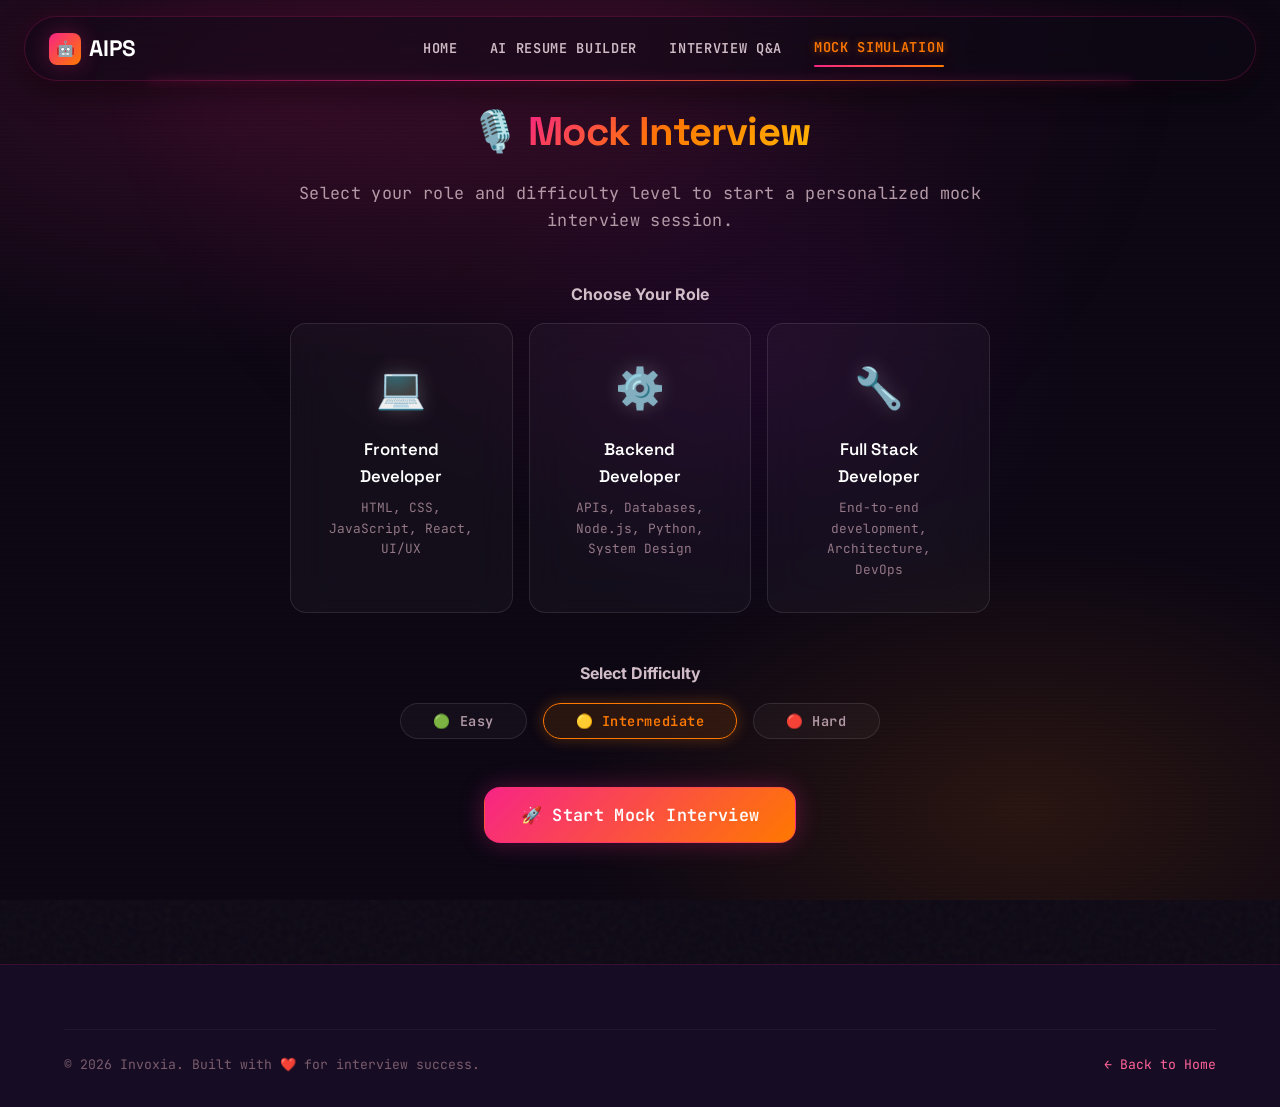
<file: pages/mock-interview.html>
<!DOCTYPE html>
<html lang="en">
<head>
  <meta charset="UTF-8">
  <meta name="viewport" content="width=device-width, initial-scale=1.0">
  <title>Mock Interview — Invoxia</title>
  <meta name="description" content="Practice AI-powered mock interviews with Invoxia. Choose your role, difficulty, and get real-time feedback on your performance.">
  <link rel="stylesheet" href="../css/global.css">
  <link rel="stylesheet" href="../css/mock-interview.css">
  <link rel="icon" href="data:image/svg+xml,<svg xmlns='http://www.w3.org/2000/svg' viewBox='0 0 100 100'><text y='.9em' font-size='90'>🎙️</text></svg>">
</head>
<body>

  <!-- ======== NAVBAR ======== -->
  <nav class="navbar scrolled" id="navbar">
    <div class="container">
      <a href="../index.html" class="navbar-brand">
        <span class="logo-icon">🤖</span>
        AIPS
      </a>
      <div class="navbar-links" id="navLinks">
        <a href="../index.html">Home</a>
        <a href="resume.html">AI Resume Builder</a>
        <a href="interview-prep.html">Interview Q&A</a>
        <a href="mock-interview.html" class="active">Mock Simulation</a>
      </div>
      <div class="navbar-actions">
        <button class="menu-toggle" id="menuToggle" aria-label="Toggle menu">
          <span></span><span></span><span></span>
        </button>
      </div>
    </div>
  </nav>

  <!-- ======== MOCK INTERVIEW ======== -->
  <main class="interview-page">
    <div class="container">

      <!-- Setup Screen -->
      <div class="interview-setup" id="interviewSetup">
        <h1>🎙️ <span class="text-gradient">Mock Interview</span></h1>
        <p>Select your role and difficulty level to start a personalized mock interview session.</p>

        <!-- Role Selection -->
        <h3 style="color: var(--neutral-300); margin-bottom: 1rem; font-size: 1rem;">Choose Your Role</h3>
        <div class="role-selector">
          <div class="role-card card" data-role="frontend" id="roleFrontend">
            <div class="role-emoji">💻</div>
            <h3>Frontend Developer</h3>
            <p>HTML, CSS, JavaScript, React, UI/UX</p>
          </div>
          <div class="role-card card" data-role="backend" id="roleBackend">
            <div class="role-emoji">⚙️</div>
            <h3>Backend Developer</h3>
            <p>APIs, Databases, Node.js, Python, System Design</p>
          </div>
          <div class="role-card card" data-role="fullstack" id="roleFullstack">
            <div class="role-emoji">🔧</div>
            <h3>Full Stack Developer</h3>
            <p>End-to-end development, Architecture, DevOps</p>
          </div>
        </div>

        <!-- Difficulty -->
        <h3 style="color: var(--neutral-300); margin-bottom: 1rem; font-size: 1rem;">Select Difficulty</h3>
        <div class="difficulty-selector">
          <button class="difficulty-btn" data-difficulty="easy" id="diffEasy">🟢 Easy</button>
          <button class="difficulty-btn active" data-difficulty="intermediate" id="diffIntermediate">🟡 Intermediate</button>
          <button class="difficulty-btn" data-difficulty="hard" id="diffHard">🔴 Hard</button>
        </div>

        <!-- Start Button -->
        <button class="btn btn-primary btn-lg start-interview-btn" id="startInterview">
          🚀 Start Mock Interview
        </button>
      </div>

      <!-- Interview Session -->
      <div class="interview-session" id="interviewSession">
        <div class="interview-header">
          <div class="interview-info">
            <div class="interview-timer">
              <span class="timer-icon">⏱️</span>
              <span id="interviewTimer">00:00</span>
            </div>
            <div class="interview-progress">
              <span id="progressText">1 / 5</span>
              <div class="progress-bar-mini">
                <div class="fill" style="width: 20%"></div>
              </div>
            </div>
          </div>
          <button class="btn btn-secondary" onclick="endInterviewManual()" id="endInterviewBtn">
            ⏹️ End Interview
          </button>
        </div>

        <!-- Chat Area -->
        <div class="chat-container card" id="chatContainer">
          <!-- Messages rendered by mock-interview.js -->
        </div>

        <!-- Input -->
        <div class="chat-input-area">
          <div class="chat-input-wrapper">
            <textarea class="chat-input" id="userAnswer" placeholder="Type your answer here..." rows="1"></textarea>
          </div>
          <button class="chat-send-btn" id="sendAnswer" title="Send Answer">
            ➤
          </button>
        </div>

        <!-- Feedback Panel -->
        <div class="feedback-panel" id="feedbackPanel">
          <div class="feedback-header">
            <h2>📊 Performance Report</h2>
            <div class="overall-score">
              <div class="score-circle" id="overallScore">--</div>
            </div>
          </div>

          <div class="feedback-metrics">
            <div class="metric-card card" data-metric="communication">
              <h4>Communication</h4>
              <div class="metric-value">--%</div>
              <div class="metric-bar">
                <div class="fill" style="width: 0%; background: var(--gradient-primary);"></div>
              </div>
            </div>
            <div class="metric-card card" data-metric="technical">
              <h4>Technical</h4>
              <div class="metric-value">--%</div>
              <div class="metric-bar">
                <div class="fill" style="width: 0%; background: var(--accent-cyan);"></div>
              </div>
            </div>
            <div class="metric-card card" data-metric="problemSolving">
              <h4>Problem Solving</h4>
              <div class="metric-value">--%</div>
              <div class="metric-bar">
                <div class="fill" style="width: 0%; background: var(--accent-emerald);"></div>
              </div>
            </div>
            <div class="metric-card card" data-metric="confidence">
              <h4>Confidence</h4>
              <div class="metric-value">--%</div>
              <div class="metric-bar">
                <div class="fill" style="width: 0%; background: var(--accent-amber);"></div>
              </div>
            </div>
          </div>

          <div style="text-align: center; margin-top: 2rem;">
            <button class="btn btn-primary btn-lg" onclick="restartInterview()" id="restartBtn">
              🔄 Restart Interview
            </button>
            <a href="../index.html" class="btn btn-secondary btn-lg" style="margin-left: 1rem;">← Back Home</a>
          </div>
        </div>
      </div>

    </div>
  </main>

  <!-- ======== FOOTER ======== -->
  <footer class="footer" style="margin-top: 4rem;">
    <div class="container">
      <div class="footer-bottom">
        <span>© 2026 Invoxia. Built with ❤️ for interview success.</span>
        <a href="../index.html" style="color: var(--primary-400);">← Back to Home</a>
      </div>
    </div>
  </footer>

  <script src="../js/app.js"></script>
  <script src="../js/mock-interview.js"></script>
</body>
</html>
</file>
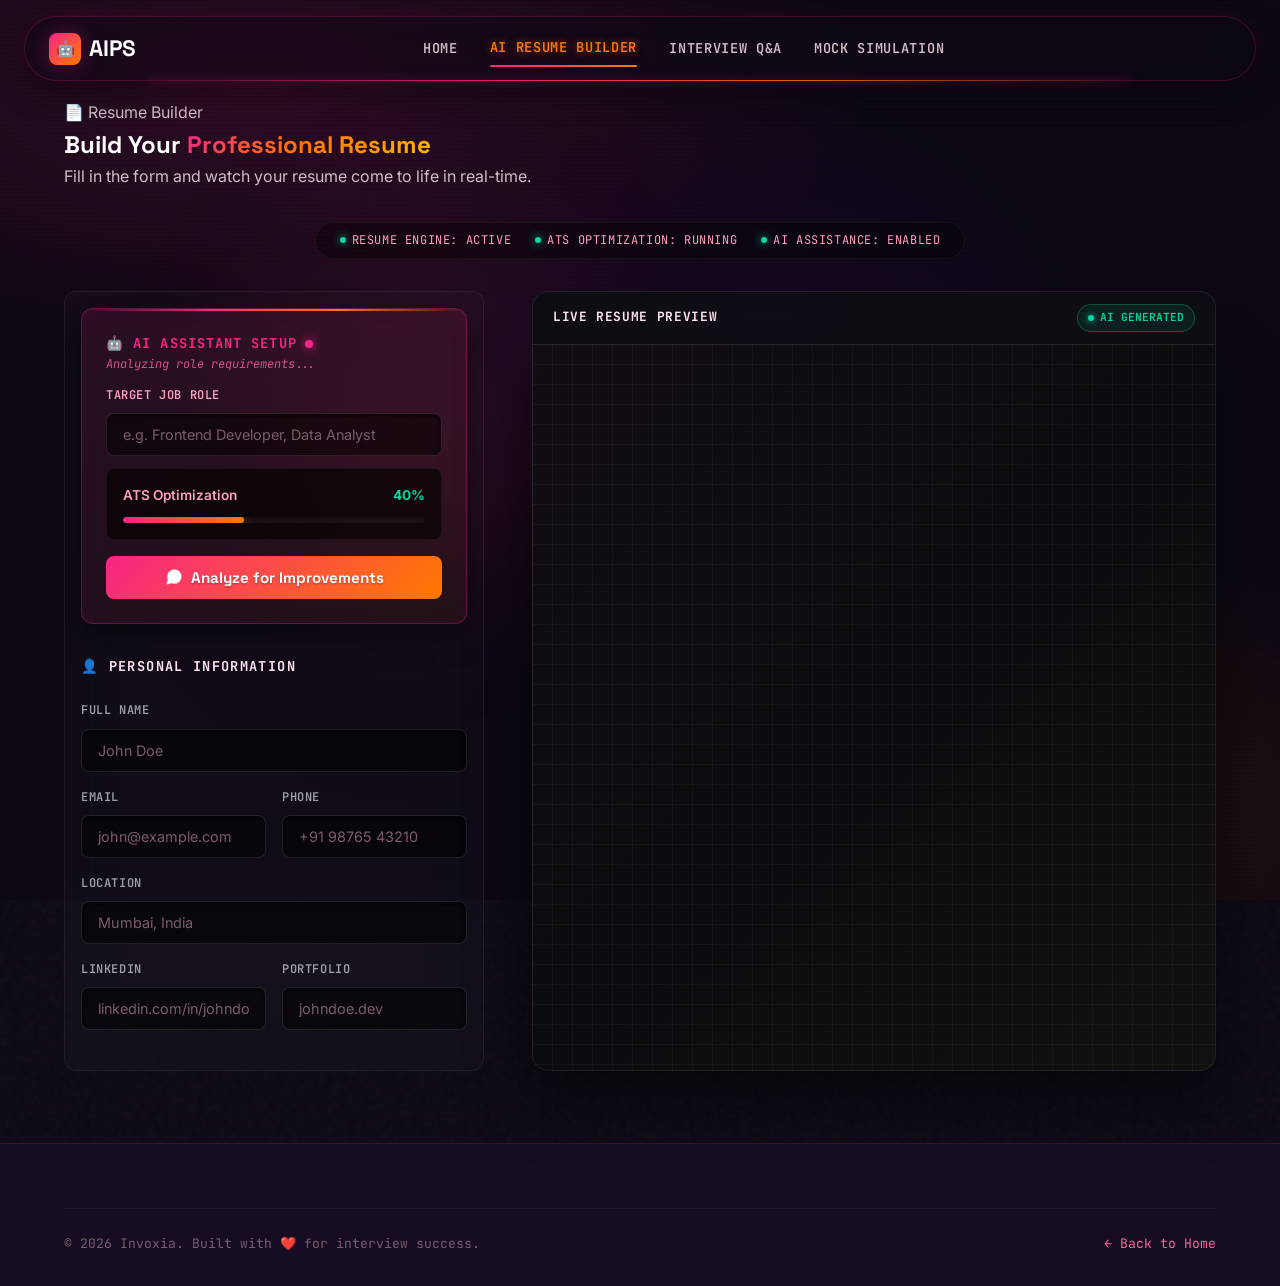
<file: pages/resume.html>
<!DOCTYPE html>
<html lang="en">
<head>
  <meta charset="UTF-8">
  <meta name="viewport" content="width=device-width, initial-scale=1.0">
  <title>Resume Builder — Invoxia</title>
  <meta name="description" content="Build professional, ATS-friendly resumes with Invoxia's intelligent resume builder. Real-time preview and PDF export.">
  <link rel="stylesheet" href="../css/global.css">
  <link rel="stylesheet" href="../css/resume.css">
  <link rel="icon" href="data:image/svg+xml,<svg xmlns='http://www.w3.org/2000/svg' viewBox='0 0 100 100'><text y='.9em' font-size='90'>📄</text></svg>">
</head>
<body>

  <!-- ======== NAVBAR ======== -->
  <nav class="navbar scrolled" id="navbar">
    <div class="container">
      <a href="../index.html" class="navbar-brand">
        <span class="logo-icon">🤖</span>
        AIPS
      </a>
      <div class="navbar-links" id="navLinks">
        <a href="../index.html">Home</a>
        <a href="resume.html" class="active">AI Resume Builder</a>
        <a href="interview-prep.html">Interview Q&A</a>
        <a href="mock-interview.html">Mock Simulation</a>
      </div>
      <div class="navbar-actions">
        <button class="menu-toggle" id="menuToggle" aria-label="Toggle menu">
          <span></span><span></span><span></span>
        </button>
      </div>
    </div>
  </nav>

  <!-- ======== RESUME BUILDER ======== -->
  <main class="resume-page">
    <div class="container">
      <div class="section-header" style="margin-bottom: 2rem;">
        <div class="section-label">📄 Resume Builder</div>
        <h2 style="color: white; font-family: var(--font-display);">Build Your <span class="text-gradient">Professional Resume</span></h2>
        <p>Fill in the form and watch your resume come to life in real-time.</p>
      </div>

      <div class="system-status-bar">
        <span class="status-item"><span class="pulse-dot"></span> Resume Engine: Active</span>
        <span class="status-item"><span class="pulse-dot"></span> ATS Optimization: Running</span>
        <span class="status-item"><span class="pulse-dot"></span> AI Assistance: Enabled</span>
      </div>

      <div class="resume-builder-layout">
        <!-- Form Sidebar -->
        <aside class="resume-sidebar card" id="resumeForm">

          <!-- Target Role & ATS Score -->
          <div class="ai-glass-panel">
            <h3 style="margin-top:0; display:flex; align-items:center; gap:8px;">
              🤖 AI Assistant Setup
              <span class="ai-status-dot"></span>
            </h3>
            <p class="ai-typing-hint">Analyzing role requirements</p>
            <div class="form-group" style="margin-bottom: 12px;">
              <label for="inputTargetRole" style="color: var(--primary-300);">Target Job Role</label>
              <input class="form-input" id="inputTargetRole" type="text" placeholder="e.g. Frontend Developer, Data Analyst">
            </div>
            <div class="ats-score-box">
              <div class="ats-score-header">
                <span style="font-size: 0.85rem; font-weight: 600; color: var(--primary-300);">ATS Optimization</span>
                <span id="atsScoreText" style="font-size: 0.85rem; font-weight: 700; color: var(--accent-emerald);">40%</span>
              </div>
              <div class="ats-bar-bg">
                <div class="ats-bar-fill" id="atsScoreFill" style="width: 40%;"></div>
              </div>
            </div>
            <button class="cta-button-glow" id="btnAnalyzeResume" onclick="analyzeResume()">
              <svg width="18" height="18" viewBox="0 0 24 24" fill="none" xmlns="http://www.w3.org/2000/svg">
                <path d="M21 11.5a8.38 8.38 0 0 1-.9 3.8 8.5 8.5 0 0 1-7.6 4.7 8.38 8.38 0 0 1-3.8-.9L3 21l1.9-5.7a8.38 8.38 0 0 1-.9-3.8 8.5 8.5 0 0 1 4.7-7.6 8.38 8.38 0 0 1 3.8-.9h.5a8.48 8.48 0 0 1 8 8v.5z" stroke="currentColor" stroke-width="2" stroke-linecap="round" stroke-linejoin="round"/>
              </svg>
              Analyze for Improvements
            </button>
            <div id="aiSuggestionsPanel" style="display: none; margin-top: 15px;">
            </div>
          </div>

          <!-- Personal Info -->
          <div class="resume-form-section">
            <h3>👤 Personal Information</h3>
            <div class="form-group">
              <label for="inputFullName">Full Name</label>
              <input class="form-input" id="inputFullName" type="text" placeholder="John Doe">
            </div>
            <div class="form-row">
              <div class="form-group">
                <label for="inputEmail">Email</label>
                <input class="form-input" id="inputEmail" type="email" placeholder="john@example.com">
              </div>
              <div class="form-group">
                <label for="inputPhone">Phone</label>
                <input class="form-input" id="inputPhone" type="tel" placeholder="+91 98765 43210">
              </div>
            </div>
            <div class="form-group">
              <label for="inputLocation">Location</label>
              <input class="form-input" id="inputLocation" type="text" placeholder="Mumbai, India">
            </div>
            <div class="form-row">
              <div class="form-group">
                <label for="inputLinkedin">LinkedIn</label>
                <input class="form-input" id="inputLinkedin" type="url" placeholder="linkedin.com/in/johndoe">
              </div>
              <div class="form-group">
                <label for="inputPortfolio">Portfolio</label>
                <input class="form-input" id="inputPortfolio" type="url" placeholder="johndoe.dev">
              </div>
            </div>
          </div>

          <!-- Summary -->
          <div class="resume-form-section">
            <h3 style="display: flex; justify-content: space-between; width: 100%;">
              <span>📝 Professional Summary</span>
              <button class="ai-enhance-btn" id="btnEnhanceSummary" onclick="enhanceSummary()">🪄 Enhance</button>
            </h3>
            <div class="form-group">
              <label for="inputSummary">Summary</label>
              <textarea class="form-input" id="inputSummary" placeholder="Brief overview of your professional background and goals..." rows="4"></textarea>
            </div>
          </div>

          <!-- Experience -->
          <div class="resume-form-section">
            <h3>💼 Experience</h3>
            <div id="experienceFields"></div>
            <button class="add-item-btn" onclick="addExperience()">+ Add Experience</button>
          </div>

          <!-- Education -->
          <div class="resume-form-section">
            <h3>🎓 Education</h3>
            <div id="educationFields"></div>
            <button class="add-item-btn" onclick="addEducation()">+ Add Education</button>
          </div>

          <!-- Skills -->
          <div class="resume-form-section">
            <h3>⚡ Skills</h3>
            <div class="form-group">
              <label for="inputSkills">Add Skills (press Enter or comma)</label>
              <input class="form-input" id="inputSkills" type="text" placeholder="e.g., JavaScript, React, Node.js">
            </div>
            <div id="skillTags" style="display: flex; flex-wrap: wrap; gap: 6px; margin-top: 8px;"></div>
          </div>

          <!-- Projects -->
          <div class="resume-form-section">
            <h3>🚀 Projects</h3>
            <div id="projectFields"></div>
            <button class="add-item-btn" onclick="addProject()">+ Add Project</button>
          </div>

          <!-- Actions -->
          <div class="resume-actions">
            <button class="btn btn-primary" onclick="downloadResume()">📥 Download PDF</button>
          </div>
        </aside>

        <!-- Live Preview -->
        <div class="preview-wrapper">
          <div class="preview-header">
            <span class="preview-label">Live Resume Preview</span>
            <span class="ai-badge">AI Generated</span>
          </div>
          <div class="resume-preview-container" id="resumePreview">
            <!-- Dynamically rendered by resume.js -->
          </div>
        </div>
      </div>
    </div>
  </main>

  <!-- ======== FOOTER ======== -->
  <footer class="footer" style="margin-top: 4rem;">
    <div class="container">
      <div class="footer-bottom">
        <span>© 2026 Invoxia. Built with ❤️ for interview success.</span>
        <a href="../index.html" style="color: var(--primary-400);">← Back to Home</a>
      </div>
    </div>
  </footer>

  <script src="../js/app.js"></script>
  <script src="../js/resume.js"></script>

  <style>
    .skill-tag-added {
      display: inline-flex;
      align-items: center;
      gap: 4px;
      padding: 4px 12px;
      background: rgba(99, 102, 241, 0.2);
      border: 1px solid rgba(99, 102, 241, 0.4);
      border-radius: 999px;
      color: var(--primary-300);
      font-size: 0.82rem;
      font-weight: 500;
    }
    .skill-tag-added button {
      color: var(--accent-rose);
      font-size: 1rem;
      line-height: 1;
      padding: 0 2px;
    }
    .skill-tag-added button:hover {
      color: white;
    }
  </style>
</body>
</html>
</file>
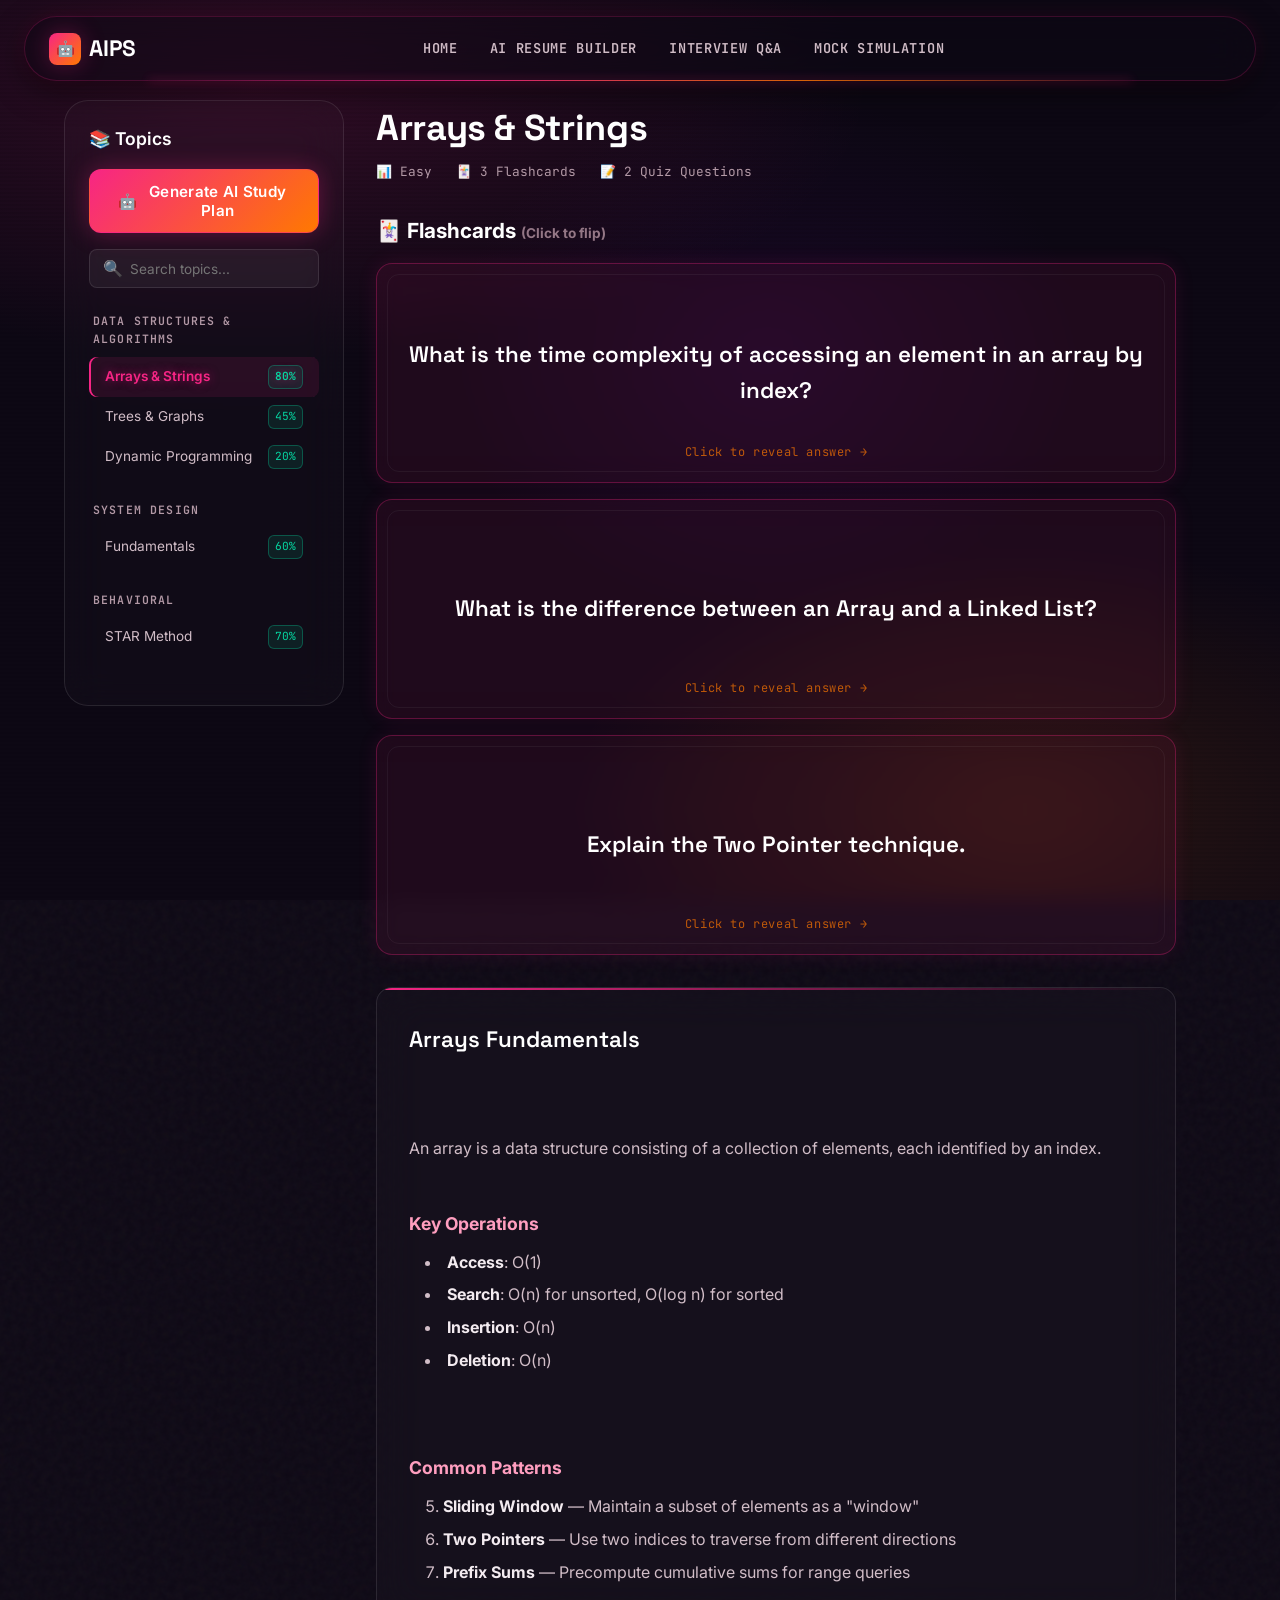
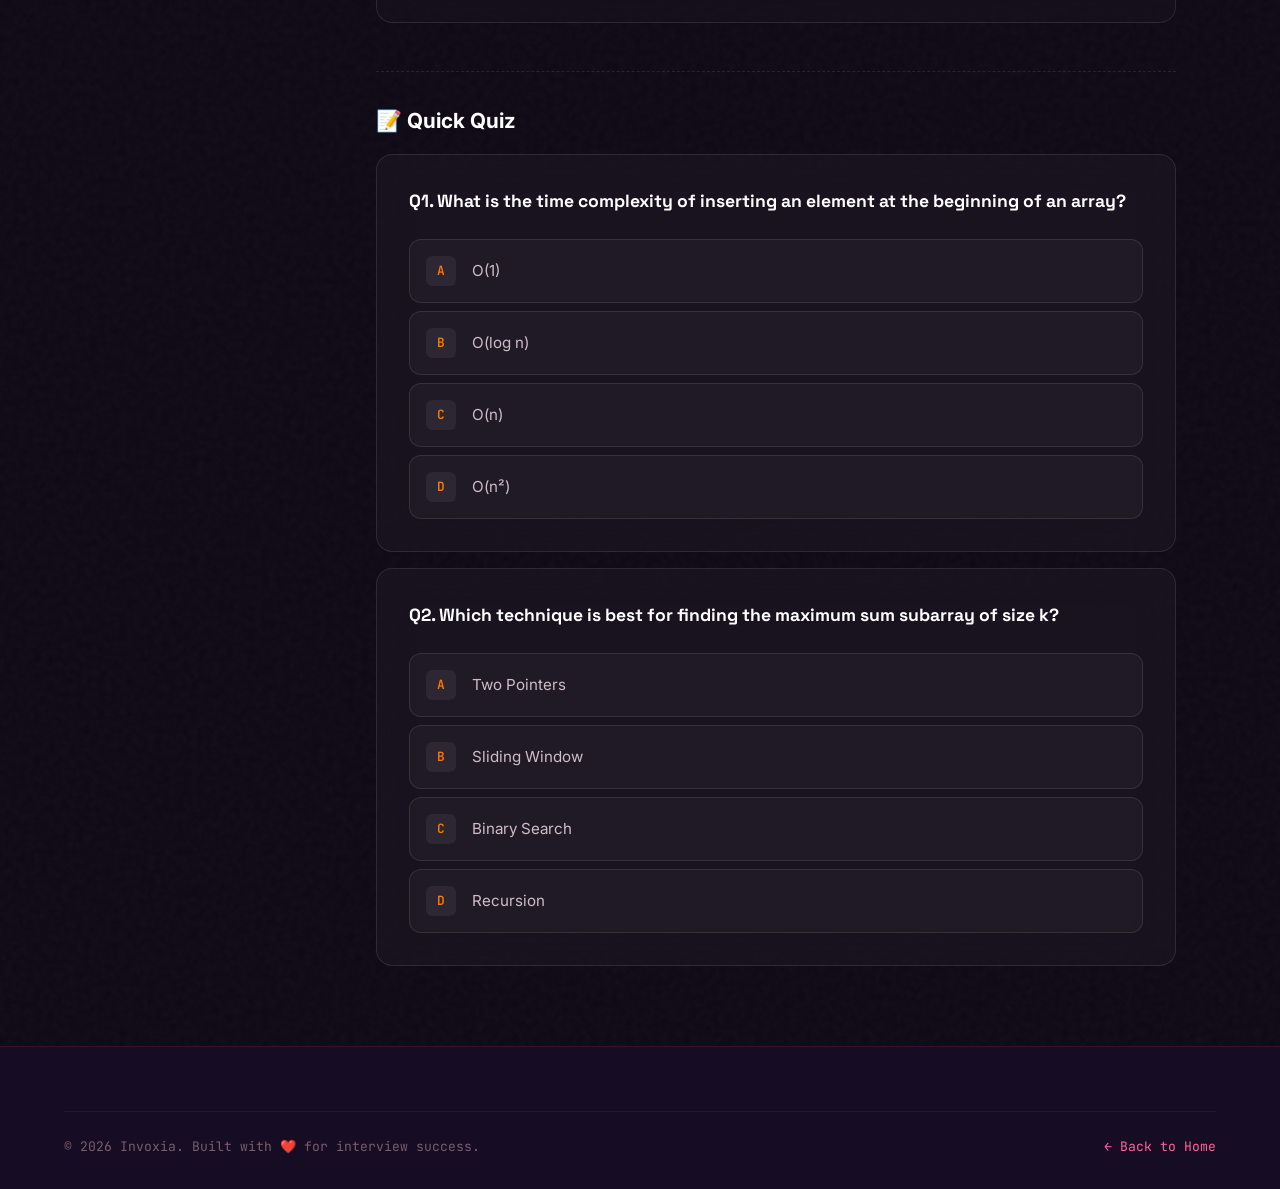
<file: pages/revision.html>
<!DOCTYPE html>
<html lang="en">
<head>
  <meta charset="UTF-8">
  <meta name="viewport" content="width=device-width, initial-scale=1.0">
  <title>Concept Revision — Invoxia</title>
  <meta name="description" content="Master interview concepts with Invoxia's interactive flashcards, structured notes, and quick quizzes for DSA, System Design, and more.">
  <link rel="stylesheet" href="../css/global.css">
  <link rel="stylesheet" href="../css/revision.css">
  <link rel="icon" href="data:image/svg+xml,<svg xmlns='http://www.w3.org/2000/svg' viewBox='0 0 100 100'><text y='.9em' font-size='90'>📚</text></svg>">
</head>
<body>

  <!-- ======== NAVBAR ======== -->
  <nav class="navbar scrolled" id="navbar">
    <div class="container">
      <a href="../index.html" class="navbar-brand">
        <span class="logo-icon">🤖</span>
        AIPS
      </a>
      <div class="navbar-links" id="navLinks">
        <a href="../index.html">Home</a>
        <a href="resume.html">AI Resume Builder</a>
        <a href="interview-prep.html">Interview Q&A</a>
        <a href="mock-interview.html">Mock Simulation</a>
      </div>
      <div class="navbar-actions">
        <button class="menu-toggle" id="menuToggle" aria-label="Toggle menu">
          <span></span><span></span><span></span>
        </button>
      </div>
    </div>
  </nav>

  <!-- ======== REVISION MODULE ======== -->
  <main class="revision-page">
    <div class="container">
      <div class="revision-layout">

        <!-- Topic Sidebar -->
        <aside class="topic-sidebar card">
          <h3 style="color: white; font-size: 1.1rem; font-weight: 600; margin-bottom: 1rem;">📚 Topics</h3>
          <div style="margin-bottom: 1rem;">
            <button class="btn btn-primary" id="aiGenerateStudyPlanBtn" onclick="generateAIStudyPlan()" style="width: 100%; display: flex; align-items: center; justify-content: center; gap: 8px;">
              <span>🤖</span> Generate AI Study Plan
            </button>
          </div>
          <div class="topic-search">
            <span class="search-icon">🔍</span>
            <input type="text" id="topicSearch" placeholder="Search topics..." style="width: 100%; padding: 0.65rem 0.85rem 0.65rem 2.5rem; background: rgba(255,255,255,0.05); border: 1px solid var(--surface-glass-border); border-radius: var(--radius-md); color: var(--neutral-100);">
          </div>
          <div id="topicList">
            <!-- Rendered by revision.js -->
          </div>
        </aside>

        <!-- Content Area -->
        <div class="revision-content" id="revisionContent">
          <!-- Rendered by revision.js -->
          <div style="text-align: center; padding: 4rem 2rem; color: var(--neutral-500);">
            <div style="font-size: 3rem; margin-bottom: 1rem;">📚</div>
            <h2 style="color: var(--neutral-300); font-family: var(--font-display); margin-bottom: 0.5rem;">Select a Topic</h2>
            <p>Choose a topic from the sidebar to start revising concepts, flashcards, and quizzes.</p>
          </div>
        </div>

      </div>
    </div>
  </main>

  <!-- ======== FOOTER ======== -->
  <footer class="footer" style="margin-top: 4rem;">
    <div class="container">
      <div class="footer-bottom">
        <span>© 2026 Invoxia. Built with ❤️ for interview success.</span>
        <a href="../index.html" style="color: var(--primary-400);">← Back to Home</a>
      </div>
    </div>
  </footer>

  <script src="../js/app.js"></script>
  <script src="../js/revision.js"></script>
</body>
</html>
</file>
<file: css/global.css>
/* ============================================
   INVOXIA — Cyber Sunset Interface
   Design System v3.0
   Theme: Outrun / Synthwave / Cyber Sunset
   ============================================ */

@import url('https://fonts.googleapis.com/css2?family=Inter:wght@300;400;500;600;700;800;900&family=Space+Grotesk:wght@400;500;600;700&family=JetBrains+Mono:wght@400;500;600&display=swap');

:root {
  /* === Core Background === */
  --bg-void:        #0d0814;  /* Deep dark plum */
  --bg-deep:        #160c24;
  --bg-surface:     #23123b;

  /* === Primary — Neon Pink === */
  --primary-50:  #fff0f5;
  --primary-100: #ffe4ef;
  --primary-200: #ffc9de;
  --primary-300: #ff9ebf;
  --primary-400: #ff6398;
  --primary-500: #f72585; /* Cyber Pink */
  --primary-600: #e51268;
  --primary-700: #b8094b;
  --primary-800: #940a3f;
  --primary-900: #7b0e37;

  /* === Accents — Sunset Palette === */
  --accent-orange:  #ff7900;
  --accent-yellow:  #ffb703;
  --accent-purple:  #7209b7;
  --accent-cyan:    #4cc9f0; /* Kept for cool contrast */
  --accent-emerald: #06d6a0;
  --accent-rose:    #f72585;

  /* === Neon Glows === */
  --neon-pink:   #f72585;
  --neon-orange: #ff7900;
  --glow-pink:   0 0 20px rgba(247, 37, 133, 0.5), 0 0 40px rgba(247, 37, 133, 0.2);
  --glow-orange: 0 0 20px rgba(255, 121, 0, 0.5), 0 0 40px rgba(255, 121, 0, 0.2);
  --glow-soft:   0 0 30px rgba(255, 121, 0, 0.15);

  /* === Glass Surface === */
  --glass:        rgba(255, 255, 255, 0.05);
  --glass-hover:  rgba(255, 255, 255, 0.09);
  --glass-border: rgba(255, 255, 255, 0.1);
  --glass-border-active: rgba(247, 37, 133, 0.6);

  /* Legacy compat aliases */
  --surface-primary:      var(--bg-void);
  --surface-card:         var(--glass);
  --surface-card-hover:   var(--glass-hover);
  --surface-glass:        var(--glass);
  --surface-glass-border: var(--glass-border);

  /* === Neutrals === */
  --neutral-50:  #faf5f7;
  --neutral-100: #f3ebf0;
  --neutral-200: #e6d8df;
  --neutral-300: #d1bdc7;
  --neutral-400: #b399a6;
  --neutral-500: #947786;
  --neutral-600: #7a5c6c;
  --neutral-700: #634755;
  --neutral-800: #523b47;
  --neutral-900: #45343d;

  /* === Gradients === */
  --gradient-sunset:  linear-gradient(135deg, #f72585, #ff7900, #ffb703);
  --gradient-aurora:  linear-gradient(135deg, #7209b7, #f72585, #ff7900, #0d0814);
  --gradient-neon:    linear-gradient(90deg, #f72585, #ff7900);
  --gradient-card:    linear-gradient(135deg, rgba(247,37,133,0.06), rgba(255,121,0,0.04));

  /* === Typography === */
  --font-primary:   'Inter', -apple-system, BlinkMacSystemFont, sans-serif;
  --font-display:   'Space Grotesk', sans-serif;
  --font-mono:      'JetBrains Mono', 'Fira Code', monospace;

  /* === Spacing & Radius === */
  --space-xs: 0.25rem; --space-sm: 0.5rem;   --space-md: 1rem;
  --space-lg: 1.5rem;  --space-xl: 2rem;     --space-2xl: 3rem;
  --space-3xl: 4rem;   --space-4xl: 6rem;
  
  --radius-sm: 0.375rem; --radius-md: 0.5rem; --radius-lg: 0.75rem;
  --radius-xl: 1rem;     --radius-2xl: 1.5rem; --radius-full: 9999px;

  /* === Shadows === */
  --shadow-sm:  0 1px 2px rgba(0,0,0,0.5);
  --shadow-md:  0 4px 12px rgba(0,0,0,0.4);
  --shadow-lg:  0 10px 30px rgba(0,0,0,0.5);
  --shadow-xl:  0 20px 50px rgba(0,0,0,0.6);
  --shadow-glow:    0 0 25px rgba(247,37,133,0.30);
  --shadow-glow-lg: 0 0 50px rgba(247,37,133,0.45);
  --shadow-cyan:    0 0 25px rgba(255,121,0,0.35); /* Aliased to orange for retro logic */

  /* === Transitions & Z-Index === */
  --transition-fast:   150ms cubic-bezier(0.4, 0, 0.2, 1);
  --transition-base:   250ms cubic-bezier(0.4, 0, 0.2, 1);
  --transition-slow:   400ms cubic-bezier(0.4, 0, 0.2, 1);
  --transition-spring: 500ms cubic-bezier(0.34, 1.56, 0.64, 1);

  --z-base: 1; --z-dropdown: 100; --z-sticky: 200;
  --z-overlay: 300; --z-modal: 400; --z-toast: 500;
}

/* ============================================
   RESET & BASE
   ============================================ */
*, *::before, *::after { box-sizing: border-box; margin: 0; padding: 0; }
html { scroll-behavior: smooth; -webkit-text-size-adjust: 100%; }

body {
  font-family: var(--font-primary);
  background-color: var(--bg-void);
  color: var(--neutral-300);
  line-height: 1.6;
  overflow-x: hidden;
  -webkit-font-smoothing: antialiased;
  background-image: url("data:image/svg+xml,%3Csvg viewBox='0 0 256 256' xmlns='http://www.w3.org/2000/svg'%3E%3Cfilter id='noise'%3E%3CfeTurbulence type='fractalNoise' baseFrequency='0.7' numOctaves='3' stitchTiles='stitch'/%3E%3C/filter%3E%3Crect width='100%25' height='100%25' filter='url(%23noise)' opacity='0.035'/%3E%3C/svg%3E");
}

a { text-decoration: none; color: inherit; transition: color var(--transition-fast); }
img { max-width: 100%; height: auto; display: block; }
button { cursor: pointer; border: none; background: none; font-family: inherit; font-size: inherit; }
ul, ol { list-style: none; }
input, textarea, select { font-family: inherit; font-size: inherit; border: none; outline: none; }

/* ============================================
   CYBER SUNSET BACKGROUND (Global)
   ============================================ */
body::before {
  content: '';
  position: fixed;
  inset: 0;
  z-index: -2;
  background:
    radial-gradient(ellipse 80% 50% at 20% 10%, rgba(247, 37, 133, 0.15) 0%, transparent 60%),
    radial-gradient(ellipse 60% 50% at 80% 90%, rgba(255, 121, 0, 0.12) 0%, transparent 60%),
    radial-gradient(ellipse 50% 60% at 60% 40%, rgba(114, 9, 183, 0.10) 0%, transparent 50%),
    var(--bg-void);
  pointer-events: none;
}

/* Scanline overlay — Retro VHS / Synthwave */
body::after {
  content: '';
  position: fixed;
  inset: 0;
  z-index: -1;
  background: repeating-linear-gradient(
    0deg,
    transparent,
    transparent 2px,
    rgba(0, 0, 0, 0.04) 2px,
    rgba(0, 0, 0, 0.04) 4px
  );
  pointer-events: none;
}

/* ============================================
   UTILITIES
   ============================================ */
.container { width: 100%; max-width: 1200px; margin: 0 auto; padding: 0 var(--space-lg); }
.section { padding: var(--space-4xl) 0; }

.text-gradient {
  background: var(--gradient-sunset);
  -webkit-background-clip: text;
  -webkit-text-fill-color: transparent;
  background-clip: text;
}
.text-gradient-accent {
  background: linear-gradient(90deg, var(--accent-orange), var(--accent-yellow));
  -webkit-background-clip: text;
  -webkit-text-fill-color: transparent;
  background-clip: text;
}
.text-neon-cyan { color: var(--accent-cyan); } /* legacy compatibility */
.text-neon-purple { color: var(--primary-400); }

/* Retro Terminal */
.term { font-family: var(--font-mono); font-size: 0.82rem; color: var(--accent-orange); letter-spacing: 0.02em; }
.term-block {
  font-family: var(--font-mono); font-size: 0.8rem; color: var(--accent-orange);
  background: rgba(255, 121, 0, 0.05); border-left: 2px solid rgba(255, 121, 0, 0.4);
  padding: 8px 14px; border-radius: 0 var(--radius-md) var(--radius-md) 0; line-height: 1.8;
}
.term-block::before { content: '> '; opacity: 0.5; }

.cursor::after { content: '_'; animation: blink 1s step-end infinite; color: var(--accent-orange); }
@keyframes blink { 50% { opacity: 0; } }

/* AI Presence */
.ai-presence { display: inline-flex; align-items: center; gap: 8px; font-size: 0.8rem; color: var(--accent-orange); font-family: var(--font-mono); }
.ai-presence-dot {
  width: 7px; height: 7px; border-radius: 50%;
  background: var(--accent-orange);
  box-shadow: 0 0 8px var(--accent-orange), 0 0 16px rgba(255,121,0,0.4);
  animation: aiPulse 2s ease-in-out infinite; flex-shrink: 0;
}
@keyframes aiPulse {
  0%, 100%  { transform: scale(1); box-shadow: 0 0 6px var(--accent-orange); }
  50%       { transform: scale(1.3); box-shadow: 0 0 12px var(--accent-orange), 0 0 24px rgba(255,121,0,0.4); }
}

/* ============================================
   GLASS CARD SYSTEM
   ============================================ */
.card {
  background: rgba(255, 255, 255, 0.03);
  border: 1px solid var(--glass-border);
  border-radius: var(--radius-xl);
  padding: var(--space-xl);
  backdrop-filter: blur(20px);
  -webkit-backdrop-filter: blur(20px);
  transition: all var(--transition-base);
  position: relative;
}
.card::before {
  content: ''; position: absolute; inset: 0; border-radius: inherit;
  background: var(--gradient-card); opacity: 0; transition: opacity var(--transition-base); pointer-events: none;
}
.card:hover {
  background: rgba(255, 255, 255, 0.06);
  border-color: rgba(247, 37, 133, 0.4);
  transform: translateY(-4px); box-shadow: var(--shadow-glow);
}
.card:hover::before { opacity: 1; }

.card-neon { border-color: rgba(247, 37, 133, 0.5); box-shadow: 0 0 0 1px rgba(247,37,133,0.2), var(--shadow-glow); }
.card-cyan { border-color: rgba(255, 121, 0, 0.4); box-shadow: 0 0 0 1px rgba(255,121,0,0.15), var(--shadow-cyan); }
.glass { background: var(--glass); border: 1px solid var(--glass-border); backdrop-filter: blur(20px); }

/* ============================================
   BUTTON SYSTEM
   ============================================ */
.btn {
  display: inline-flex; align-items: center; justify-content: center; gap: var(--space-sm);
  padding: 0.75rem 1.75rem; font-weight: 600; font-size: 0.95rem; border-radius: var(--radius-lg);
  transition: all var(--transition-base); position: relative; overflow: hidden; letter-spacing: 0.02em;
}

.btn-primary {
  background: linear-gradient(135deg, var(--neon-pink), var(--accent-orange));
  color: white; box-shadow: var(--shadow-glow); border: 1px solid rgba(247,37,133,0.4);
}
.btn-primary::after {
  content: ''; position: absolute; inset: 0; background: linear-gradient(135deg, rgba(255,255,255,0.2), transparent);
  opacity: 0; transition: opacity var(--transition-fast);
}
.btn-primary:hover {
  transform: translateY(-2px) scale(1.02);
  box-shadow: var(--shadow-glow-lg), 0 0 0 2px rgba(247,37,133,0.3);
}
.btn-primary:hover::after { opacity: 1; }
.btn-primary:active { transform: scale(0.98); }

.btn-secondary {
  background: rgba(255,255,255,0.06); color: var(--neutral-200);
  border: 1px solid var(--glass-border); backdrop-filter: blur(10px);
}
.btn-secondary:hover {
  background: rgba(247,37,133,0.1); border-color: rgba(247,37,133,0.5);
  color: white; transform: translateY(-2px); box-shadow: var(--shadow-glow);
}

.btn-outline { background: transparent; color: var(--accent-orange); border: 1px solid rgba(255, 121, 0, 0.5); }
.btn-outline:hover {
  background: rgba(255,121,0,0.08); border-color: var(--accent-orange);
  box-shadow: var(--shadow-cyan); transform: translateY(-2px);
}

.btn-lg  { padding: 1rem 2.25rem; font-size: 1.05rem; border-radius: var(--radius-xl); }
.btn-sm  { padding: 0.5rem 1rem;  font-size: 0.85rem; }

/* ============================================
   NAVBAR
   ============================================ */
.navbar {
  position: fixed; top: var(--space-md); left: var(--space-lg); right: var(--space-lg); z-index: var(--z-sticky);
  padding: 0.8rem 1.5rem; transition: all var(--transition-base);
  border-radius: var(--radius-full);
  background: rgba(13, 8, 20, 0.5); backdrop-filter: blur(20px); -webkit-backdrop-filter: blur(20px);
  border: 1px solid rgba(247,37,133,0.2);
  box-shadow: 0 10px 30px rgba(0,0,0,0.5), 0 0 20px rgba(247,37,133,0.1);
}
.navbar::before {
  content: ''; position: absolute; bottom: -1px; left: 10%; right: 10%; height: 1px;
  background: linear-gradient(90deg, transparent, var(--neon-pink), var(--accent-orange), transparent);
  box-shadow: 0 0 10px var(--neon-pink); opacity: 0.8;
}
.navbar .container { display: flex; align-items: center; justify-content: space-between; padding: 0; }

.navbar-brand {
  display: flex; align-items: center; gap: var(--space-sm);
  font-family: var(--font-display); font-weight: 700; font-size: 1.4rem; color: white; letter-spacing: -0.01em;
}
.navbar-brand .logo-icon {
  width: 32px; height: 32px; border-radius: 8px;
  background: linear-gradient(135deg, var(--neon-pink), var(--accent-orange));
  display: flex; align-items: center; justify-content: center; font-size: 0.95rem; box-shadow: var(--shadow-glow);
}
.navbar-links { display: flex; align-items: center; gap: var(--space-xl); }
.navbar-links a {
  color: var(--neutral-300); font-weight: 600; font-size: 0.85rem; position: relative;
  letter-spacing: 0.05em; transition: all var(--transition-fast); text-transform: uppercase; font-family: var(--font-mono);
  padding: 0.5rem 0; display: inline-block;
}
.navbar-links a::after {
  content: ''; position: absolute; bottom: 0px; left: 0; width: 0; height: 2px;
  background: var(--gradient-neon); transition: width var(--transition-base); border-radius: var(--radius-full); box-shadow: var(--shadow-glow);
}
.navbar-links a:hover, .navbar-links a.active { color: var(--accent-orange); text-shadow: 0 0 8px rgba(255,121,0,0.5); transform: translateY(-1px); }
.navbar-links a:hover::after, .navbar-links a.active::after { width: 100%; }

.navbar-actions { display: flex; align-items: center; gap: var(--space-md); }
.navbar-actions .btn-primary {
  background: linear-gradient(135deg, var(--primary-500), var(--accent-orange));
  box-shadow: var(--shadow-glow); border: 1px solid rgba(247,37,133,0.5); padding: 0.6rem 1.4rem; border-radius: var(--radius-full);
}
.navbar-actions .btn-primary:hover {
  transform: scale(1.05); box-shadow: var(--shadow-glow-lg), 0 0 0 2px rgba(247,37,133,0.3);
}

.menu-toggle { display: none; flex-direction: column; gap: 5px; padding: 4px; }
.menu-toggle span { display: block; width: 24px; height: 2px; background: var(--neutral-200); border-radius: var(--radius-full); transition: all var(--transition-fast); }

/* ============================================
   FOOTER
   ============================================ */
.footer { background: var(--bg-deep); border-top: 1px solid rgba(247,37,133,0.15); padding: var(--space-3xl) 0 var(--space-xl); }
.footer-grid { display: grid; grid-template-columns: 2fr 1fr 1fr 1fr; gap: var(--space-2xl); margin-bottom: var(--space-2xl); }
.footer-brand p { color: var(--neutral-500); margin-top: var(--space-md); max-width: 300px; font-size: 0.875rem; line-height: 1.7; }
.footer-col h4 { color: var(--accent-orange); font-size: 0.8rem; font-weight: 600; margin-bottom: var(--space-lg); text-transform: uppercase; letter-spacing: 0.08em; font-family: var(--font-mono); }
.footer-col a { display: block; color: var(--neutral-500); font-size: 0.875rem; padding: var(--space-xs) 0; transition: color var(--transition-fast); }
.footer-col a:hover { color: var(--primary-400); }
.footer-bottom { border-top: 1px solid rgba(255,255,255,0.05); padding-top: var(--space-lg); display: flex; justify-content: space-between; align-items: center; color: var(--neutral-600); font-size: 0.82rem; font-family: var(--font-mono); }

/* ============================================
   ANIMATIONS
   ============================================ */
@keyframes fadeInUp   { from { opacity: 0; transform: translateY(30px); } to { opacity: 1; transform: translateY(0); } }
@keyframes fadeIn     { from { opacity: 0; } to { opacity: 1; } }
@keyframes slideInLeft{ from { opacity: 0; transform: translateX(-30px); } to { opacity: 1; transform: translateX(0); } }
@keyframes slideInRight{from { opacity: 0; transform: translateX(30px); } to { opacity: 1; transform: translateX(0); } }
@keyframes pulse      { 0%, 100% { opacity: 1; } 50% { opacity: 0.5; } }
@keyframes float      { 0%, 100% { transform: translateY(0); } 50% { transform: translateY(-12px); } }

.animate-fadeInUp { animation: fadeInUp 0.6s ease-out forwards; }
.animate-fadeIn   { animation: fadeIn 0.6s ease-out forwards; }
.animate-float    { animation: float 4s ease-in-out infinite; }

.delay-1 { animation-delay: 0.1s; } .delay-2 { animation-delay: 0.2s; } .delay-3 { animation-delay: 0.3s; }

/* ============================================
   AI GLASS PANEL (Cyber Sunset flavor)
   ============================================ */
.ai-glass-panel {
  background: rgba(247,37,133,0.06); border: 1px solid rgba(247,37,133,0.25);
  border-radius: var(--radius-lg); padding: var(--space-md); margin-bottom: var(--space-md); position: relative; overflow: hidden;
}
.ai-glass-panel::before {
  content: ''; position: absolute; top: 0; left: 0; right: 0; height: 1px;
  background: linear-gradient(90deg, transparent, rgba(247,37,133,0.6), rgba(255,121,0,0.4), transparent);
}
.ai-enhance-btn {
  background: linear-gradient(135deg, rgba(247,37,133,0.2), rgba(255,121,0,0.1)); color: var(--accent-orange);
  border: 1px solid rgba(255,121,0,0.3); padding: 5px 14px; border-radius: var(--radius-full);
  font-size: 0.78rem; font-weight: 600; cursor: pointer; display: inline-flex; align-items: center; gap: 5px;
  transition: all 0.2s; font-family: var(--font-mono); letter-spacing: 0.02em; margin-top: 6px;
}
.ai-enhance-btn:hover { background: rgba(255,121,0,0.15); border-color: var(--accent-orange); box-shadow: var(--shadow-cyan); transform: scale(1.03); }

/* ATS Score Bar */
.ats-score-box { background: rgba(0,0,0,0.6); border: 1px solid rgba(247,37,133,0.3); border-radius: var(--radius-md); padding: var(--space-sm) var(--space-md); display: flex; flex-direction: column; margin-bottom: var(--space-md); }
.ats-score-header { display: flex; justify-content: space-between; width: 100%; margin-bottom: 8px; }
.ats-bar-bg { width: 100%; height: 6px; background: rgba(255,255,255,0.08); border-radius: 4px; overflow: hidden; }
.ats-bar-fill { height: 100%; background: var(--gradient-neon); transition: width 0.6s ease; border-radius: 4px; box-shadow: 0 0 8px rgba(255,121,0,0.5); }
.pulse-dot { display: inline-block; width: 8px; height: 8px; background: var(--accent-orange); border-radius: 50%; animation: aiPulse 2s ease-in-out infinite; box-shadow: 0 0 6px var(--accent-orange); }

/* ============================================
   RESPONSIVE
   ============================================ */
@media (max-width: 768px) {
  .container { padding: 0 var(--space-md); } .section { padding: var(--space-2xl) 0; }
  .menu-toggle { display: flex; }
  .navbar-links {
    display: none; position: fixed; top: 65px; left: 0; right: 0;
    background: rgba(13,8,20,0.98); backdrop-filter: blur(24px); flex-direction: column;
    padding: var(--space-xl); gap: var(--space-lg); border-bottom: 1px solid rgba(247,37,133,0.2);
    box-shadow: 0 10px 40px rgba(0,0,0,0.6);
  }
  .navbar-links.open { display: flex; }
  .navbar-actions .btn { display: none; }
  .footer-grid { grid-template-columns: 1fr; gap: var(--space-xl); }
  .footer-bottom { flex-direction: column; gap: var(--space-md); text-align: center; }
}
</file>
<file: css/landing.css>
/* ============================================
   INVOXIA — Landing Page
   Cyber Sunset Interface v3.0
   ============================================ */

/* ---- Hero Section ---- */
.hero {
  min-height: 100vh;
  display: flex;
  align-items: center;
  position: relative;
  overflow: hidden;
  padding-top: 80px;
}

/* Sunset Background */
.hero-bg {
  position: absolute;
  inset: 0;
  z-index: 0;
}

.hero-bg .orb {
  position: absolute;
  border-radius: 50%;
  filter: blur(100px);
  animation: float 8s ease-in-out infinite;
}

.hero-bg .orb-1 {
  width: 600px; height: 600px;
  background: radial-gradient(circle, rgba(247, 37, 133, 0.35), transparent 70%);
  top: -160px; right: -120px;
  animation-delay: 0s;
}

.hero-bg .orb-2 {
  width: 500px; height: 450px;
  background: radial-gradient(circle, rgba(255, 121, 0, 0.25), transparent 70%);
  bottom: -120px; left: -120px;
  animation-delay: 3s;
}

.hero-bg .orb-3 {
  width: 350px; height: 350px;
  background: radial-gradient(circle, rgba(114, 9, 183, 0.25), transparent 70%);
  top: 50%; left: 40%;
  transform: translate(-50%, -50%);
  animation-delay: 6s;
}

/* Neural grid overlay - Synthwave style */
.hero-bg .grid-overlay {
  position: absolute;
  inset: 0;
  background-image:
    linear-gradient(rgba(247, 37, 133, 0.05) 1px, transparent 1px),
    linear-gradient(90deg, rgba(247, 37, 133, 0.05) 1px, transparent 1px);
  background-size: 60px 60px;
  mask-image: radial-gradient(ellipse 80% 80% at 50% 50%, black 40%, transparent 100%);
  transform: perspective(500px) rotateX(60deg) scale(2);
  transform-origin: bottom center;
}

/* Horizon line */
.hero-bg::after {
  content: ''; position: absolute; bottom: 0; left: 0; right: 0; height: 2px;
  background: linear-gradient(90deg, transparent, var(--accent-orange), var(--neon-pink), transparent);
  box-shadow: var(--shadow-cyan);
}

/* ---- Hero Content ---- */
.hero-content {
  position: relative; z-index: var(--z-base); display: grid; grid-template-columns: 1fr 1fr;
  gap: var(--space-3xl); align-items: center;
}
.hero-text { opacity: 0; animation: fadeInUp 0.9s ease-out 0.2s forwards; }

.hero-badge {
  display: inline-flex; align-items: center; gap: var(--space-sm);
  padding: 6px var(--space-md); background: rgba(255, 121, 0, 0.08); border: 1px solid rgba(255, 121, 0, 0.3);
  border-radius: var(--radius-full); font-size: 0.8rem; color: var(--accent-orange); margin-bottom: var(--space-xl);
  font-weight: 600; font-family: var(--font-mono); letter-spacing: 0.04em; box-shadow: 0 0 20px rgba(255,121,0,0.1);
}
.hero-badge .pulse-dot {
  width: 7px; height: 7px; background: var(--accent-orange); border-radius: 50%;
  animation: aiPulse 2s ease-in-out infinite; box-shadow: 0 0 6px var(--accent-orange);
}
.hero-text h1 {
  font-family: var(--font-display); font-size: 3.75rem; font-weight: 800; line-height: 1.1; color: white;
  margin-bottom: var(--space-lg); letter-spacing: -0.02em;
}
.hero-text p { font-size: 1.1rem; color: var(--neutral-400); line-height: 1.8; max-width: 500px; margin-bottom: var(--space-md); }

.hero-term { font-family: var(--font-mono); font-size: 0.8rem; color: rgba(255, 121, 0, 0.8); margin-bottom: var(--space-xl); display: flex; align-items: center; gap: 8px; }
.hero-term::before { content: '>'; color: var(--accent-orange); }

.hero-actions { display: flex; gap: var(--space-md); flex-wrap: wrap; }
.hero-stats { display: flex; gap: var(--space-2xl); margin-top: var(--space-2xl); padding-top: var(--space-xl); border-top: 1px solid rgba(247,37,133,0.2); }
.hero-stat h3 { font-family: var(--font-display); font-size: 1.75rem; font-weight: 700; color: white; text-shadow: 0 0 20px rgba(247,37,133,0.5); }
.hero-stat p { font-size: 0.8rem; color: var(--neutral-500); margin-bottom: 0; font-family: var(--font-mono); letter-spacing: 0.03em; }

/* ---- Hero Visual (Right) ---- */
.hero-visual { position: relative; opacity: 0; animation: slideInRight 0.9s ease-out 0.5s forwards; }
.hero-card-stack { position: relative; perspective: 1000px; }
.hero-mock-card { background: rgba(255,255,255,0.05); border: 1px solid var(--glass-border); border-radius: var(--radius-xl); padding: var(--space-xl); backdrop-filter: blur(20px); position: relative; }
.hero-mock-card.main { z-index: 3; border-color: rgba(247,37,133,0.35); box-shadow: var(--shadow-glow), var(--shadow-xl); }

.hero-mock-card.main::before {
  content: ''; position: absolute; top: 0; left: 0; right: 0; height: 1px;
  background: linear-gradient(90deg, transparent, var(--neon-pink), var(--accent-orange), transparent);
  border-radius: var(--radius-xl) var(--radius-xl) 0 0;
}
.hero-mock-card.behind-1 { position: absolute; top: 18px; left: 18px; right: -18px; bottom: -18px; z-index: 2; opacity: 0.45; }
.hero-mock-card.behind-2 { position: absolute; top: 36px; left: 36px; right: -36px; bottom: -36px; z-index: 1; opacity: 0.2; }

.mock-card-header { display: flex; align-items: center; gap: var(--space-md); margin-bottom: var(--space-lg); }
.mock-avatar { width: 44px; height: 44px; border-radius: var(--radius-lg); background: linear-gradient(135deg, var(--neon-pink), var(--accent-orange)); display: flex; align-items: center; justify-content: center; font-size: 1.1rem; box-shadow: var(--shadow-glow); }
.mock-card-header .info h4 { color: white; font-weight: 600; font-size: 0.95rem; }
.mock-card-header .info p { color: var(--accent-orange); font-size: 0.75rem; font-family: var(--font-mono); opacity: 0.8; }
.mock-card-body { display: flex; flex-direction: column; gap: var(--space-md); }
.mock-skill-bar { display: flex; flex-direction: column; gap: var(--space-xs); }
.mock-skill-bar .label { display: flex; justify-content: space-between; font-size: 0.8rem; color: var(--neutral-400); font-family: var(--font-mono); }
.mock-skill-bar .bar { height: 5px; background: rgba(255,255,255,0.06); border-radius: var(--radius-full); overflow: hidden; }
.mock-skill-bar .bar .fill { height: 100%; border-radius: var(--radius-full); transition: width 1.5s ease-out; }
.fill-primary  { background: var(--gradient-neon); width: 85%; box-shadow: 0 0 8px rgba(247,37,133,0.5); }
.fill-cyan    { background: var(--accent-orange); width: 72%; box-shadow: 0 0 8px rgba(255,121,0,0.5); }
.fill-emerald { background: var(--accent-emerald); width: 90%; }
.fill-amber   { background: var(--accent-yellow); width: 65%; }
.mock-score { display: flex; align-items: center; justify-content: space-between; padding: var(--space-sm) var(--space-md); background: rgba(247,37,133,0.1); border: 1px solid rgba(247,37,133,0.25); border-radius: var(--radius-lg); margin-top: var(--space-sm); }
.mock-score .score-label { color: var(--neutral-400); font-size: 0.85rem; font-family: var(--font-mono); }
.mock-score .score-value { font-family: var(--font-display); font-size: 1.4rem; font-weight: 700; color: var(--accent-orange); text-shadow: 0 0 12px rgba(255,121,0,0.5); }

/* ---- Features Section ---- */
.features { position: relative; }
.section-header { text-align: center; max-width: 650px; margin: 0 auto var(--space-3xl); }
.section-label { display: inline-flex; align-items: center; gap: var(--space-sm); font-size: 0.75rem; font-weight: 600; color: var(--accent-orange); text-transform: uppercase; letter-spacing: 0.12em; margin-bottom: var(--space-md); font-family: var(--font-mono); }
.section-header h2 { font-family: var(--font-display); font-size: 2.5rem; font-weight: 700; color: white; margin-bottom: var(--space-md); letter-spacing: -0.02em; }
.section-header p { font-size: 1rem; color: var(--neutral-400); line-height: 1.7; }
.features-grid { display: grid; grid-template-columns: repeat(3, 1fr); gap: var(--space-xl); }
.feature-card { text-align: center; padding: var(--space-2xl); }
.feature-icon { width: 68px; height: 68px; border-radius: var(--radius-xl); display: flex; align-items: center; justify-content: center; font-size: 1.6rem; margin: 0 auto var(--space-lg); transition: transform var(--transition-spring), box-shadow var(--transition-base); position: relative; }
.feature-card:hover .feature-icon { transform: scale(1.1) rotate(5deg); }
.feature-icon.icon-resume  { background: rgba(247,37,133,0.12); border: 1px solid rgba(247,37,133,0.4); }
.feature-icon.icon-resume:hover, .feature-card:hover .feature-icon.icon-resume { box-shadow: var(--shadow-glow); }
.feature-icon.icon-revision { background: rgba(255,121,0,0.1);  border: 1px solid rgba(255,121,0,0.35); }
.feature-icon.icon-mock     { background: rgba(114,9,183,0.1);   border: 1px solid rgba(114,9,183,0.3); }
.feature-icon.icon-analytics{ background: rgba(6,214,160,0.1);  border: 1px solid rgba(6,214,160,0.3); }
.feature-icon.icon-ai       { background: rgba(247,37,133,0.1); border: 1px solid rgba(247,37,133,0.3); }
.feature-icon.icon-community{ background: rgba(255,183,3,0.1);  border: 1px solid rgba(255,183,3,0.3); }
.feature-card h3 { color: white; font-size: 1.15rem; font-weight: 600; margin-bottom: var(--space-sm); }
.feature-card p { color: var(--neutral-400); font-size: 0.88rem; line-height: 1.75; }
.feature-card .feature-link { display: inline-flex; align-items: center; gap: var(--space-xs); color: var(--accent-orange); font-weight: 500; font-size: 0.85rem; margin-top: var(--space-md); font-family: var(--font-mono); transition: gap var(--transition-fast), text-shadow var(--transition-fast); }
.feature-card:hover .feature-link { gap: var(--space-sm); text-shadow: 0 0 10px rgba(255,121,0,0.5); }

/* ---- How It Works ---- */
.how-it-works { background: linear-gradient(180deg, transparent, rgba(247,37,133,0.04), transparent); }
.steps-container { display: flex; flex-wrap: wrap; justify-content: center; gap: var(--space-xl); position: relative; }
.step-card { flex: 1 1 calc(25% - var(--space-xl)); min-width: 220px; max-width: 250px; text-align: center; position: relative; z-index: var(--z-base); margin-bottom: var(--space-lg); }
.step-number { width: 54px; height: 54px; border-radius: 50%; display: flex; align-items: center; justify-content: center; font-family: var(--font-mono); font-weight: 700; font-size: 1.1rem; color: white; margin: 0 auto var(--space-lg); position: relative; border: 1px solid rgba(255,255,255,0.1); }
.step-number::after { content: ''; position: absolute; inset: -3px; border-radius: 50%; background: conic-gradient(var(--neon-pink), var(--accent-orange), transparent 60%); z-index: -1; opacity: 0.5; }
.step-1 .step-number, .step-5 .step-number { background: rgba(247,37,133,0.3);  box-shadow: var(--shadow-glow); }
.step-2 .step-number, .step-6 .step-number { background: rgba(255,121,0,0.3);   box-shadow: var(--shadow-cyan); }
.step-3 .step-number, .step-7 .step-number { background: rgba(6,214,160,0.3); }
.step-4 .step-number { background: rgba(255,183,3,0.3); }
.step-card h3 { color: white; font-size: 1.05rem; font-weight: 600; margin-bottom: var(--space-sm); }
.step-card p { color: var(--neutral-400); font-size: 0.88rem; line-height: 1.6; }

/* ---- Modules Showcase ---- */
.modules { position: relative; }
.modules-grid { display: grid; grid-template-columns: repeat(3, 1fr); gap: var(--space-xl); }
.module-card { position: relative; overflow: hidden; padding: 0; }
.module-card::after { content: ''; position: absolute; top: 0; left: 0; right: 0; height: 2px; opacity: 0; transition: opacity var(--transition-base); }
.module-card.mod-resume::after  { background: linear-gradient(90deg, var(--neon-pink), var(--accent-orange)); }
.module-card.mod-revision::after { background: linear-gradient(90deg, var(--accent-orange), var(--accent-emerald)); }
.module-card.mod-mock::after    { background: linear-gradient(90deg, #7209b7, var(--neon-pink)); }
.module-card:hover::after { opacity: 1; }
.module-card-inner { padding: var(--space-2xl); position: relative; z-index: var(--z-base); }
.module-card .module-bg { position: absolute; top: 0; right: 0; width: 200px; height: 200px; border-radius: 50%; filter: blur(70px); opacity: 0.12; transition: opacity var(--transition-base); }
.module-card:hover .module-bg { opacity: 0.22; }
.module-card.mod-resume  .module-bg { background: var(--neon-pink); }
.module-card.mod-revision .module-bg { background: var(--accent-orange); }
.module-card.mod-mock    .module-bg { background: #7209b7; }
.module-emoji { font-size: 2.2rem; margin-bottom: var(--space-lg); text-shadow: 0 0 10px rgba(0,0,0,0.5); }
.module-card h3 { color: white; font-size: 1.3rem; font-weight: 700; margin-bottom: var(--space-sm); }
.module-card p { color: var(--neutral-400); font-size: 0.9rem; line-height: 1.7; margin-bottom: var(--space-lg); }
.module-features { display: flex; flex-direction: column; gap: var(--space-sm); margin-bottom: var(--space-xl); }
.module-features li { display: flex; align-items: center; gap: var(--space-sm); color: var(--neutral-300); font-size: 0.875rem; font-family: var(--font-mono); }
.module-features li .check { color: var(--accent-orange); font-size: 0.85rem; }

/* ---- CTA Section ---- */
.cta-section { text-align: center; position: relative; overflow: hidden; }
.cta-card { background: rgba(247,37,133,0.08); border: 1px solid rgba(247,37,133,0.3); border-radius: var(--radius-2xl); padding: var(--space-4xl) var(--space-2xl); position: relative; overflow: hidden; backdrop-filter: blur(20px); }
.cta-card::before { content: ''; position: absolute; top: -120px; right: -120px; width: 400px; height: 400px; background: radial-gradient(circle, rgba(247,37,133,0.3), transparent 70%); border-radius: 50%; filter: blur(60px); }
.cta-card::after { content: ''; position: absolute; bottom: -120px; left: -120px; width: 350px; height: 350px; background: radial-gradient(circle, rgba(255,121,0,0.2), transparent 70%); border-radius: 50%; filter: blur(60px); }
.cta-card .cta-neon-line { position: absolute; top: 0; left: 0; right: 0; height: 1px; background: linear-gradient(90deg, transparent, var(--neon-pink), var(--accent-orange), transparent); }
.cta-card h2 { font-family: var(--font-display); font-size: 2.5rem; font-weight: 700; color: white; margin-bottom: var(--space-md); position: relative; z-index: 1; }
.cta-card p { font-size: 1.05rem; color: var(--neutral-300); max-width: 550px; margin: 0 auto var(--space-xl); position: relative; z-index: 1; }
.cta-actions { display: flex; justify-content: center; gap: var(--space-md); position: relative; z-index: 1; }

@media (max-width: 1024px) {
  .hero-text h1 { font-size: 2.75rem; }
  .features-grid, .modules-grid { grid-template-columns: repeat(2, 1fr); }
  .steps-container { grid-template-columns: repeat(2, 1fr); }
  .steps-container::before { display: none; }
}
@media (max-width: 768px) {
  .hero-content { grid-template-columns: 1fr; text-align: center; }
  .hero-text h1 { font-size: 2.2rem; }
  .hero-text p  { margin: 0 auto var(--space-xl); }
  .hero-term    { justify-content: center; }
  .hero-actions { justify-content: center; }
  .hero-stats   { justify-content: center; }
  .hero-visual  { display: none; }
  .section-header h2 { font-size: 2rem; }
  .features-grid, .modules-grid { grid-template-columns: 1fr; }
  .steps-container { grid-template-columns: 1fr; }
  .cta-card { padding: var(--space-2xl) var(--space-lg); }
  .cta-card h2 { font-size: 1.75rem; }
}
</file>
<file: css/interview-prep.css>
/* ============================================
   INVOXIA — AI Interview Prep Suite
   Cyber Sunset Interface v3.0
   ============================================ */

.prep-main { min-height: 100vh; position: relative; }
.prep-step { display: none; min-height: 100vh; position: relative; }
.prep-step.active { display: flex; align-items: center; justify-content: center; }

.prep-center {
  display: flex; flex-direction: column; align-items: center; justify-content: center;
  text-align: center; padding: var(--space-xl); width: 100%; max-width: 540px;
  margin: 0 auto; position: relative; z-index: 1;
}

/* ============================================================
   STEP 1 — SUNSET LANDING
   ============================================================ */
.prep-bg-orbs { position: absolute; inset: 0; overflow: hidden; pointer-events: none; z-index: 0; }
.orb { position: absolute; border-radius: 50%; filter: blur(100px); }

.orb-1 { width: 560px; height: 560px; background: radial-gradient(circle, rgba(247,37,133,0.30), transparent 70%); top: -180px; right: -100px; animation: float 9s ease-in-out infinite; }
.orb-2 { width: 420px; height: 420px; background: radial-gradient(circle, rgba(255,121,0,0.20), transparent 70%); bottom: -100px; left: -120px; animation: float 11s ease-in-out infinite reverse; }
.orb-3 { width: 300px; height: 300px; background: radial-gradient(circle, rgba(114,9,183,0.15), transparent 70%); top: 40%; left: 40%; animation: float 13s ease-in-out infinite 2s; }

#step1::before {
  content: ''; position: absolute; inset: 0;
  background-image: linear-gradient(rgba(247,37,133,0.06) 1px, transparent 1px), linear-gradient(90deg, rgba(247,37,133,0.06) 1px, transparent 1px);
  background-size: 60px 60px; mask-image: radial-gradient(ellipse 70% 70% at 50% 50%, black, transparent);
  transform: perspective(600px) rotateX(60deg) scale(1.5);
  transform-origin: bottom center; z-index: 0; pointer-events: none;
}
#step1::after {
  content: ''; position: absolute; top: 0; left: 0; right: 0; height: 2px;
  background: linear-gradient(90deg, transparent, rgba(255,121,0,0.5), transparent);
  animation: scanDown 4s linear infinite; z-index: 0;
}

.step-badge {
  display: inline-flex; align-items: center; gap: 8px; padding: 6px 18px;
  background: rgba(255,121,0,0.07); border: 1px solid rgba(255,121,0,0.3);
  border-radius: var(--radius-full); font-size: 0.75rem; font-weight: 600;
  color: var(--accent-orange); letter-spacing: 0.08em; margin-bottom: var(--space-lg);
  font-family: var(--font-mono); box-shadow: 0 0 20px rgba(255,121,0,0.08);
}
.step-badge::before {
  content: ''; width: 6px; height: 6px; border-radius: 50%;
  background: var(--accent-orange); box-shadow: 0 0 6px var(--accent-orange);
  animation: aiPulse 2s ease-in-out infinite;
}

.prep-hero-title { font-family: var(--font-display); font-size: clamp(2.6rem, 6vw, 4.2rem); font-weight: 800; color: white; line-height: 1.1; letter-spacing: -0.025em; margin-bottom: var(--space-md); }
.prep-hero-sub { color: var(--neutral-400); font-size: 1rem; line-height: 1.75; margin-bottom: 4px; }
.prep-hero-term { font-family: var(--font-mono); font-size: 0.78rem; color: rgba(255,121,0,0.7); margin-bottom: var(--space-lg); }
.prep-hero-term::before { content: '> '; color: var(--accent-orange); }

.prep-hero-stats { display: flex; gap: 10px; flex-wrap: wrap; justify-content: center; margin-bottom: var(--space-xl); }
.stat-pill { padding: 5px 16px; background: rgba(255,255,255,0.04); border: 1px solid rgba(255,255,255,0.10); border-radius: var(--radius-full); font-size: 0.78rem; color: var(--neutral-300); font-weight: 500; font-family: var(--font-mono); letter-spacing: 0.02em; }
.prep-cta { font-size: 1.05rem; padding: 0.9rem 2.4rem; gap: 10px; font-family: var(--font-mono); letter-spacing: 0.02em; }
.btn-arrow { display: inline-block; transition: transform var(--transition-base); }
.prep-cta:hover .btn-arrow { transform: translateX(5px); }

/* ============================================================
   STEP 2 — SYNTHWAVE FORM
   ============================================================ */
.prep-card {
  background: rgba(255,255,255,0.04); border: 1px solid var(--glass-border); border-radius: var(--radius-2xl);
  padding: var(--space-2xl); backdrop-filter: blur(24px); width: 100%; text-align: left; position: relative; overflow: hidden;
  box-shadow: 0 10px 40px rgba(0,0,0,0.5);
}
.prep-card::before { content: ''; position: absolute; top: 0; left: 0; right: 0; height: 1px; background: linear-gradient(90deg, transparent, var(--neon-pink), var(--accent-orange), transparent); }

.prep-card-icon { font-size: 2.2rem; margin-bottom: var(--space-md); text-align: center; }
.prep-card-title { font-family: var(--font-display); font-size: 1.7rem; font-weight: 700; color: white; margin-bottom: 4px; text-align: center; letter-spacing: -0.02em; }
.prep-card-sub { color: rgba(255,121,0,0.7); font-size: 0.82rem; text-align: center; margin-bottom: var(--space-xl); font-family: var(--font-mono); }

.prep-form .form-group { margin-bottom: var(--space-md); }
.prep-form label { display: block; font-size: 0.75rem; font-weight: 600; color: var(--accent-orange); margin-bottom: 6px; font-family: var(--font-mono); letter-spacing: 0.05em; text-transform: uppercase; }
.prep-form .form-input {
  width: 100%; padding: 0.75rem 1rem; background: rgba(0,0,0,0.4);
  border: 1px solid rgba(247,37,133,0.3); border-radius: var(--radius-md); color: var(--neutral-100);
  transition: border-color var(--transition-fast), box-shadow var(--transition-fast);
  -webkit-appearance: none; appearance: none;
}
.prep-form .form-input:focus { border-color: var(--neon-pink); box-shadow: 0 0 0 3px rgba(247,37,133,0.2), var(--glow-soft); }
.prep-form .form-input::placeholder { color: var(--neutral-600); }

.select-wrapper { position: relative; }
.select-icon { position: absolute; right: 14px; top: 50%; transform: translateY(-50%); color: var(--accent-orange); pointer-events: none; font-size: 0.85rem; }
select.form-input { cursor: pointer; padding-right: 36px; }

/* ============================================================
   STEP 3 — SUNSET LOADER
   ============================================================ */
.loader-ring { width: 110px; height: 110px; position: relative; margin-bottom: var(--space-xl); }
.loader-ring svg { width: 100%; height: 100%; transform: rotate(-90deg); }
.loader-track { fill: none; stroke: rgba(247,37,133,0.15); stroke-width: 6; }
.loader-fill {
  fill: none; stroke: var(--accent-orange); stroke-width: 6; stroke-linecap: round;
  stroke-dasharray: 264; stroke-dashoffset: 264; animation: loaderSpin 2.2s ease-in-out infinite;
  filter: drop-shadow(0 0 8px var(--accent-orange));
}

@keyframes loaderSpin {
  0%   { stroke-dashoffset: 264; opacity: 1; }
  65%  { stroke-dashoffset: 0; opacity: 1; }
  100% { stroke-dashoffset: 0; opacity: 0.2; }
}

.loader-icon { position: absolute; top: 50%; left: 50%; transform: translate(-50%, -50%); font-size: 1.8rem; animation: pulse 1.5s ease-in-out infinite; }
.loader-title { font-family: var(--font-mono); font-size: 1.15rem; color: white; margin-bottom: var(--space-sm); letter-spacing: 0.02em; }
.loader-sub { font-family: var(--font-mono); font-size: 0.8rem; color: var(--accent-orange); margin-bottom: var(--space-lg); opacity: 0.8; }
.loader-sub::before { content: '> '; opacity: 0.5; }

.loader-dots { display: flex; gap: 8px; justify-content: center; }
.loader-dots span { width: 6px; height: 6px; border-radius: 50%; background: var(--neon-pink); box-shadow: 0 0 6px var(--neon-pink); animation: dotBounce 1.2s ease-in-out infinite; }
.loader-dots span:nth-child(2) { animation-delay: 0.2s; }
.loader-dots span:nth-child(3) { animation-delay: 0.4s; }

/* ============================================================
   STEP 4 — NEON DASHBOARD
   ============================================================ */
#step4 { display: none; }
#step4.active { display: block; }
.dashboard-welcome {
  display: flex; align-items: center; justify-content: space-between; flex-wrap: wrap; gap: var(--space-md);
  background: rgba(255,255,255,0.04); border: 1px solid rgba(247,37,133,0.3); border-radius: var(--radius-2xl);
  padding: var(--space-xl) var(--space-2xl); backdrop-filter: blur(20px); margin-bottom: var(--space-xl); position: relative; overflow: hidden;
}
.dashboard-welcome::before { content: ''; position: absolute; top: 0; left: 0; right: 0; height: 1px; background: linear-gradient(90deg, transparent, var(--neon-pink), var(--accent-orange), transparent); }

.dashboard-welcome .ai-tag { position: absolute; top: 14px; right: 20px; font-family: var(--font-mono); font-size: 0.7rem; color: rgba(255,121,0,0.6); letter-spacing: 0.05em; }
.dash-title { font-family: var(--font-display); font-size: 2rem; font-weight: 700; color: white; letter-spacing: -0.02em; margin-bottom: 4px; }
.dash-meta { color: var(--neutral-400); font-size: 0.82rem; font-family: var(--font-mono); letter-spacing: 0.03em; }

.dash-status { display: flex; align-items: center; gap: 10px; background: rgba(6,214,160,0.1); border: 1px solid rgba(6,214,160,0.3); color: var(--accent-emerald); padding: 10px 20px; border-radius: var(--radius-full); font-size: 0.8rem; font-weight: 600; font-family: var(--font-mono); letter-spacing: 0.03em; }
.status-dot { width: 7px; height: 7px; border-radius: 50%; background: var(--accent-emerald); box-shadow: 0 0 8px var(--accent-emerald); animation: aiPulse 2s ease-in-out infinite; }

.dash-stats { display: grid; grid-template-columns: repeat(4, 1fr); gap: var(--space-md); margin-bottom: var(--space-xl); }
.dash-stat-card { background: rgba(255,255,255,0.04); border: 1px solid var(--glass-border); border-radius: var(--radius-xl); padding: var(--space-lg); display: flex; align-items: center; gap: var(--space-md); backdrop-filter: blur(20px); transition: all var(--transition-base); }
.dash-stat-card:hover { border-color: rgba(247,37,133,0.5); transform: translateY(-3px); box-shadow: var(--shadow-glow); }
.stat-icon { font-size: 1.6rem; }
.stat-num { font-family: var(--font-mono); font-size: 1.5rem; font-weight: 700; color: var(--accent-orange); line-height: 1; margin-bottom: 2px; text-shadow: 0 0 12px rgba(255,121,0,0.4); }
.stat-label { color: var(--neutral-400); font-size: 0.75rem; font-family: var(--font-mono); letter-spacing: 0.03em; }

.dash-cards { display: grid; grid-template-columns: repeat(3, 1fr); gap: var(--space-lg); margin-bottom: var(--space-xl); }
.dash-action-card { background: rgba(255,255,255,0.03); border: 1px solid var(--glass-border); border-radius: var(--radius-2xl); padding: var(--space-2xl); cursor: pointer; transition: all var(--transition-base); position: relative; overflow: hidden; }
.dash-action-card::before { content: ''; position: absolute; top: 0; left: 0; right: 0; height: 1px; background: linear-gradient(90deg, transparent, var(--neon-pink), transparent); opacity: 0; transition: opacity var(--transition-base); }
.dash-action-card:hover::before { opacity: 1; }
.dash-action-card:hover { border-color: rgba(247,37,133,0.5); transform: translateY(-5px); box-shadow: var(--shadow-glow); background: rgba(247,37,133,0.08); }
.dac-icon { font-size: 2rem; margin-bottom: var(--space-md); }
.dash-action-card h3 { font-family: var(--font-display); font-size: 1.1rem; color: white; margin-bottom: var(--space-sm); }
.dash-action-card p { color: var(--neutral-400); font-size: 0.85rem; line-height: 1.65; margin-bottom: var(--space-md); }
.dac-link { font-family: var(--font-mono); font-size: 0.78rem; color: var(--accent-orange); font-weight: 600; letter-spacing: 0.03em; transition: text-shadow var(--transition-fast); }
.dash-action-card:hover .dac-link { text-shadow: 0 0 10px rgba(255,121,0,0.5); }

.dash-tips-panel { background: rgba(255,121,0,0.04); border: 1px solid rgba(255,121,0,0.2); border-radius: var(--radius-xl); padding: var(--space-lg) var(--space-xl); position: relative; overflow: hidden; }
.dash-tips-panel::before { content: ''; position: absolute; top: 0; left: 0; right: 0; height: 1px; background: linear-gradient(90deg, transparent, rgba(255,121,0,0.5), transparent); }
.tips-header { display: flex; justify-content: space-between; align-items: center; margin-bottom: var(--space-sm); color: var(--accent-orange); font-size: 0.8rem; font-weight: 600; font-family: var(--font-mono); letter-spacing: 0.04em; }
.tip-refresh { background: rgba(255,121,0,0.08); border: 1px solid rgba(255,121,0,0.3); color: var(--accent-orange); padding: 4px 12px; border-radius: var(--radius-full); font-size: 0.75rem; font-weight: 500; cursor: pointer; font-family: var(--font-mono); transition: all var(--transition-fast); }
.tip-refresh:hover { background: rgba(255,121,0,0.15); box-shadow: 0 0 10px rgba(255,121,0,0.3); }
.tip-text { color: var(--neutral-300); font-size: 0.9rem; line-height: 1.75; font-family: var(--font-mono); }

/* Transitions */
.prep-step.fade-out { animation: fadeOutStep 0.28s ease-out forwards; }
.prep-step.fade-in { animation: fadeInStep 0.4s ease-out forwards; }

@media (max-width: 1024px) { .dash-stats { grid-template-columns: repeat(2, 1fr); } .dash-cards  { grid-template-columns: repeat(2, 1fr); } }
@media (max-width: 640px) { .prep-card { padding: var(--space-lg); } .dashboard-welcome { flex-direction: column; text-align: center; } .dash-stats { grid-template-columns: 1fr 1fr; } .dash-cards { grid-template-columns: 1fr; } .prep-hero-title { font-size: 2.3rem; } }
</file>
<file: css/mock-interview.css>
/* ============================================
   INVOXIA — Mock Interview Styles
   Cyber Sunset Interface v3.0
   ============================================ */

.interview-page {
  padding-top: 100px;
  min-height: 100vh;
  position: relative;
}

/* Background effects specific to this page */
.interview-page::before {
  content: '';
  position: fixed;
  inset: 0;
  background: radial-gradient(circle at 50% 0%, rgba(247, 37, 133, 0.1), transparent 50%);
  z-index: -1;
  pointer-events: none;
}

/* ---- Interview Setup ---- */
.interview-setup { max-width: 700px; margin: 0 auto; text-align: center; animation: fadeIn 0.8s ease-out; }
.interview-setup h1 { font-family: var(--font-display); font-size: 2.5rem; font-weight: 700; color: white; margin-bottom: var(--space-md); letter-spacing: -0.02em; }
.interview-setup > p { color: var(--neutral-400); font-size: 1.05rem; margin-bottom: var(--space-2xl); font-family: var(--font-mono); letter-spacing: 0.02em; }

.role-selector { display: grid; grid-template-columns: repeat(3, 1fr); gap: var(--space-md); margin-bottom: var(--space-2xl); }
.role-card { padding: var(--space-xl); cursor: pointer; text-align: center; transition: all var(--transition-base); background: rgba(255,255,255,0.03); border-radius: var(--radius-xl); border: 1px solid var(--glass-border); }
.role-card:hover { transform: translateY(-4px); background: rgba(247,37,133,0.05); border-color: rgba(247,37,133,0.4); box-shadow: var(--shadow-glow); }
.role-card.selected { border-color: var(--neon-pink); background: rgba(247,37,133,0.1); box-shadow: 0 0 0 2px rgba(247,37,133,0.2), var(--shadow-glow); }
.role-card .role-emoji { font-size: 2.5rem; margin-bottom: var(--space-md); filter: drop-shadow(0 0 10px rgba(255,255,255,0.2)); }
.role-card h3 { color: white; font-size: 1.05rem; font-weight: 600; margin-bottom: var(--space-sm); font-family: var(--font-display); }
.role-card p { color: var(--neutral-500); font-size: 0.8rem; font-family: var(--font-mono); }

.difficulty-selector { display: flex; gap: var(--space-md); justify-content: center; margin-bottom: var(--space-2xl); }
.difficulty-btn { padding: var(--space-sm) var(--space-xl); border-radius: var(--radius-full); font-weight: 600; font-size: 0.85rem; color: var(--neutral-400); border: 1px solid var(--glass-border); background: rgba(255,255,255,0.03); transition: all var(--transition-base); font-family: var(--font-mono); letter-spacing: 0.04em; }
.difficulty-btn:hover { color: white; background: rgba(255,255,255,0.08); transform: translateY(-2px); }
.difficulty-btn.active { background: rgba(255,121,0,0.12); color: var(--accent-orange); border-color: var(--accent-orange); box-shadow: 0 0 15px rgba(255,121,0,0.3); }
.difficulty-btn.active[data-difficulty="hard"] { background: rgba(247,37,133,0.12); color: var(--neon-pink); border-color: var(--neon-pink); box-shadow: 0 0 15px rgba(247,37,133,0.3); }

.start-interview-btn { min-width: 250px; font-family: var(--font-mono); letter-spacing: 0.02em; }

/* ---- Interview Session ---- */
.interview-session { display: none; max-width: 900px; margin: 0 auto; }
.interview-session.active { display: block; animation: fadeIn 0.6s ease-out; }
.interview-header { display: flex; align-items: center; justify-content: space-between; margin-bottom: var(--space-2xl); padding: var(--space-lg) var(--space-xl); background: rgba(255,255,255,0.03); border: 1px solid var(--glass-border); border-radius: var(--radius-xl); backdrop-filter: blur(20px); position: relative; overflow: hidden; }
.interview-header::before { content: ''; position: absolute; top: 0; left: 0; right: 0; height: 1px; background: linear-gradient(90deg, transparent, var(--neon-pink), var(--accent-orange), transparent); }

.interview-info { display: flex; align-items: center; gap: var(--space-2xl); }
.interview-timer { display: flex; align-items: center; gap: var(--space-sm); font-family: var(--font-mono); font-size: 1.4rem; font-weight: 700; color: var(--accent-orange); text-shadow: 0 0 10px rgba(255,121,0,0.4); }
.interview-progress { display: flex; align-items: center; gap: var(--space-md); color: var(--neutral-400); font-size: 0.85rem; font-family: var(--font-mono); }
.progress-bar-mini { width: 140px; height: 6px; background: rgba(255,255,255,0.08); border-radius: var(--radius-full); overflow: hidden; }
.progress-bar-mini .fill { height: 100%; background: linear-gradient(90deg, var(--neon-pink), var(--accent-orange)); border-radius: var(--radius-full); transition: width var(--transition-base); box-shadow: 0 0 8px rgba(255,121,0,0.5); }

/* ---- Chat Container ---- */
.chat-container { min-height: 450px; max-height: 550px; overflow-y: auto; padding: var(--space-2xl); margin-bottom: var(--space-lg); scroll-behavior: smooth; background: rgba(0,0,0,0.3) !important; border-color: rgba(247,37,133,0.2) !important; }
.chat-container::-webkit-scrollbar { width: 6px; }
.chat-container::-webkit-scrollbar-track { background: transparent; }
.chat-container::-webkit-scrollbar-thumb { background: rgba(247,37,133,0.3); border-radius: var(--radius-full); }

.chat-message { display: flex; gap: var(--space-lg); margin-bottom: var(--space-2xl); animation: fadeInUp 0.4s ease-out forwards; }
.chat-message.user { flex-direction: row-reverse; }

.chat-avatar { width: 44px; height: 44px; border-radius: 50%; display: flex; align-items: center; justify-content: center; font-size: 1.2rem; flex-shrink: 0; box-shadow: 0 0 15px rgba(0,0,0,0.5); }
.chat-message.ai .chat-avatar { background: rgba(255,121,0,0.15); border: 1px solid rgba(255,121,0,0.4); box-shadow: inset 0 0 10px rgba(255,121,0,0.2), 0 0 15px rgba(255,121,0,0.3); }
.chat-message.user .chat-avatar { background: rgba(247,37,133,0.15); border: 1px solid rgba(247,37,133,0.4); box-shadow: inset 0 0 10px rgba(247,37,133,0.2), 0 0 15px rgba(247,37,133,0.3); }

.chat-bubble { max-width: 75%; padding: var(--space-lg); border-radius: var(--radius-2xl); font-size: 0.95rem; line-height: 1.7; backdrop-filter: blur(10px); }
.chat-message.ai .chat-bubble { background: rgba(255,121,0,0.05); border: 1px solid rgba(255,121,0,0.2); color: var(--neutral-200); border-top-left-radius: 4px; }
.chat-message.user .chat-bubble { background: rgba(247,37,133,0.08); border: 1px solid rgba(247,37,133,0.25); color: white; border-top-right-radius: 4px; }

.chat-bubble code { background: rgba(0,0,0,0.4); padding: 2px 6px; border-radius: 4px; color: var(--accent-emerald); font-family: var(--font-mono); font-size: 0.9em; border: 1px solid rgba(6,214,160,0.2); }

/* ---- Input Area ---- */
.chat-input-area { display: flex; gap: var(--space-md); align-items: flex-end; }
.chat-input-wrapper { flex: 1; position: relative; }
.chat-input { width: 100%; padding: 1rem 1.25rem; background: rgba(255,255,255,0.02); border: 1px solid rgba(247,37,133,0.3); border-radius: var(--radius-xl); color: white; font-size: 0.95rem; resize: none; min-height: 54px; max-height: 140px; transition: all var(--transition-fast); backdrop-filter: blur(10px); }
.chat-input:focus { border-color: var(--accent-orange); box-shadow: 0 0 0 3px rgba(255,121,0,0.15), inset 0 0 10px rgba(255,121,0,0.05); background: rgba(0,0,0,0.3); }

.chat-send-btn { width: 54px; height: 54px; border-radius: var(--radius-xl); background: linear-gradient(135deg, var(--neon-pink), var(--accent-orange)); color: white; display: flex; align-items: center; justify-content: center; font-size: 1.2rem; flex-shrink: 0; transition: all var(--transition-fast); box-shadow: var(--shadow-glow); border: 1px solid rgba(255,255,255,0.1); }
.chat-send-btn:hover { transform: scale(1.05); box-shadow: var(--shadow-glow-lg); }

/* ---- Feedback Panel ---- */
.feedback-panel { margin-top: var(--space-2xl); display: none; }
.feedback-panel.active { display: block; animation: fadeIn 0.8s ease-out; }
.feedback-header { display: flex; align-items: center; justify-content: space-between; margin-bottom: var(--space-xl); padding: var(--space-lg) var(--space-xl); background: rgba(255,255,255,0.03); border: 1px solid var(--glass-border); border-radius: var(--radius-xl); }
.feedback-header h2 { font-family: var(--font-display); color: white; font-size: 1.75rem; }

.overall-score { display: flex; align-items: center; gap: var(--space-md); }
.score-circle { width: 80px; height: 80px; border-radius: 50%; border: 3px solid rgba(255,255,255,0.1); display: flex; align-items: center; justify-content: center; font-family: var(--font-mono); font-size: 1.8rem; font-weight: 700; color: white; position: relative; box-shadow: inset 0 0 20px rgba(0,0,0,0.5); background: rgba(0,0,0,0.2); border-color: var(--accent-emerald); color: var(--accent-emerald); box-shadow: 0 0 15px rgba(6,214,160,0.3), inset 0 0 15px rgba(6,214,160,0.2); text-shadow: 0 0 10px rgba(6,214,160,0.5); }

.feedback-metrics { display: grid; grid-template-columns: repeat(4, 1fr); gap: var(--space-md); margin-bottom: var(--space-xl); }
.metric-card { text-align: center; padding: var(--space-xl) var(--space-md); }
.metric-card h4 { color: var(--neutral-400); font-size: 0.75rem; font-weight: 600; text-transform: uppercase; letter-spacing: 0.08em; margin-bottom: var(--space-sm); font-family: var(--font-mono); }
.metric-card .metric-value { font-family: var(--font-mono); font-size: 1.7rem; font-weight: 700; color: white; }
.metric-card .metric-bar { height: 4px; background: rgba(255,255,255,0.08); border-radius: var(--radius-full); margin-top: var(--space-md); overflow: hidden; }
.metric-card .metric-bar .fill { height: 100%; border-radius: var(--radius-full); box-shadow: 0 0 8px currentColor; }

@media (max-width: 768px) { .role-selector { grid-template-columns: 1fr; } .difficulty-selector { flex-wrap: wrap; } .feedback-metrics { grid-template-columns: repeat(2, 1fr); } .chat-bubble { max-width: 85%; } .interview-header { flex-direction: column; gap: var(--space-md); text-align: center; } }
</file>
<file: css/resume.css>
/* ============================================
   INVOXIA — Resume Builder
   Cyber Sunset Interface v4.0 (AI Upgraded)
   ============================================ */

.resume-page { padding-top: 100px; min-height: 100vh; position: relative; z-index: 1; }

/* Subtle Radial Background Depth */
.resume-page::before { content: ''; position: absolute; top: 10%; left: 10%; width: 600px; height: 600px; background: radial-gradient(circle, rgba(247,37,133,0.15) 0%, transparent 60%); z-index: -1; filter: blur(60px); pointer-events: none; }
.resume-page::after { content: ''; position: absolute; bottom: 10%; right: 10%; width: 600px; height: 600px; background: radial-gradient(circle, rgba(255,121,0,0.1) 0%, transparent 60%); z-index: -1; filter: blur(60px); pointer-events: none; }

/* System Status Bar */
.system-status-bar { display: flex; flex-wrap: wrap; gap: var(--space-lg); margin-bottom: var(--space-xl); font-family: var(--font-mono); font-size: 0.75rem; background: rgba(0,0,0,0.4); border: 1px solid rgba(255,255,255,0.05); padding: var(--space-sm) var(--space-lg); border-radius: var(--radius-full); width: fit-content; margin-left: auto; margin-right: auto; }
.status-item { display: flex; align-items: center; gap: 6px; color: var(--primary-300); text-transform: uppercase; letter-spacing: 0.05em; }
.status-item .pulse-dot { width: 6px; height: 6px; background: var(--accent-emerald); border-radius: 50%; box-shadow: 0 0 8px var(--accent-emerald); animation: pulseDot 2s infinite; }

@keyframes pulseDot { 0% { opacity: 1; transform: scale(1); } 50% { opacity: 0.5; transform: scale(1.2); } 100% { opacity: 1; transform: scale(1); } }

.resume-builder-layout { display: grid; grid-template-columns: 420px 1fr; gap: var(--space-2xl); min-height: calc(100vh - 200px); align-items: start; }

/* ---- Form Sidebar & Hierarchy ---- */
.resume-sidebar { position: sticky; top: 100px; height: calc(100vh - 120px); background: rgba(10, 10, 15, 0.6); border: 1px solid rgba(255,255,255,0.05); border-radius: var(--radius-2xl); padding: var(--space-xl); backdrop-filter: blur(30px); -webkit-backdrop-filter: blur(30px); overflow-y: auto; scrollbar-width: thin; scrollbar-color: rgba(247,37,133,0.5) transparent; transition: all 0.3s ease; }
.resume-sidebar::-webkit-scrollbar { width: 6px; }
.resume-sidebar::-webkit-scrollbar-thumb { background: rgba(247,37,133,0.5); border-radius: 4px; }

/* Focus Glow for Active Section */
.resume-sidebar:focus-within { border-color: rgba(247,37,133,0.3); box-shadow: 0 0 40px rgba(247,37,133,0.05); }

/* AI Assistant Setup Panel */
.ai-glass-panel { background: linear-gradient(145deg, rgba(247,37,133,0.1), rgba(255,121,0,0.05)); border: 1px solid rgba(247,37,133,0.3); border-radius: var(--radius-lg); padding: var(--space-lg); margin-bottom: var(--space-xl); position: relative; overflow: hidden; box-shadow: inset 0 0 20px rgba(247,37,133,0.05), 0 10px 30px rgba(0,0,0,0.5); }
.ai-glass-panel::before { content: ''; position: absolute; top: 0; left: 0; right: 0; height: 2px; background: linear-gradient(90deg, transparent, var(--neon-pink), var(--accent-orange), transparent); }
.ai-glass-panel h3 { font-family: var(--font-mono) !important; font-size: 0.85rem !important; color: var(--neon-pink) !important; letter-spacing: 0.08em; text-transform: uppercase; }

/* AI Typing Hint */
.ai-typing-hint { font-size: 0.75rem; color: var(--primary-400); font-family: var(--font-mono); margin-bottom: 12px; font-style: italic; opacity: 0.8; }
.ai-typing-hint::after { content: '...'; animation: typingDots 1.5s infinite steps(4, end); }
@keyframes typingDots { 0%, 20% { color: transparent; } 40% { color: inherit; } }
.ai-status-dot { display: inline-block; width: 8px; height: 8px; background: var(--neon-pink); border-radius: 50%; box-shadow: 0 0 10px var(--neon-pink); animation: pulseDot 1.5s infinite; }

/* Card Sections */
.resume-form-section { margin-bottom: var(--space-xl); padding-bottom: var(--space-xl); border-bottom: 1px solid rgba(255,255,255,0.05); transition: transform 0.3s ease; }
.resume-form-section:hover { transform: translateX(4px); }
.resume-form-section:last-child { border-bottom: none; margin-bottom: 0; padding-bottom: 0; }
.resume-form-section h3 { color: var(--primary-100); font-size: 0.85rem; font-weight: 700; text-transform: uppercase; letter-spacing: 0.1em; margin-bottom: var(--space-lg); display: flex; align-items: center; gap: var(--space-sm); font-family: var(--font-mono); }

/* Labels & Typography */
.form-group { margin-bottom: var(--space-md); }
.form-group label { display: block; color: rgba(255,255,255,0.6); font-size: 0.75rem; font-weight: 600; margin-bottom: 8px; font-family: var(--font-mono); letter-spacing: 0.05em; text-transform: uppercase; transition: color 0.3s ease; }
.form-group:focus-within label { color: var(--neon-pink); }

/* Upgraded Inputs */
.form-input { width: 100%; padding: 0.75rem 1rem; background: rgba(0,0,0,0.5); border: 1px solid rgba(255,255,255,0.1); border-radius: var(--radius-md); color: var(--neutral-100); font-size: 0.9rem; transition: all 0.3s cubic-bezier(0.4, 0, 0.2, 1); box-shadow: inset 0 2px 4px rgba(0,0,0,0.5); }
.form-input:focus { border-color: var(--neon-pink); background: rgba(0,0,0,0.7); box-shadow: inset 0 2px 4px rgba(0,0,0,0.5), 0 0 0 3px rgba(247,37,133,0.15), 0 0 15px rgba(247,37,133,0.2); transform: translateY(-1px); }
.form-input::placeholder { color: var(--neutral-600); transition: opacity 0.3s ease; }
.form-input:focus::placeholder { opacity: 0.3; }
textarea.form-input { min-height: 100px; resize: vertical; }

.form-row { display: grid; grid-template-columns: 1fr 1fr; gap: var(--space-md); }

/* Dynamic CTA Button */
.cta-button-glow { width: 100%; display: flex; align-items: center; justify-content: center; gap: 8px; padding: 12px; margin-top: 10px; background: linear-gradient(135deg, var(--neon-pink), var(--accent-orange)); border: none; border-radius: var(--radius-md); color: #fff; font-weight: 700; font-family: var(--font-display); font-size: 0.95rem; cursor: pointer; transition: all 0.3s ease; position: relative; overflow: hidden; z-index: 1; text-shadow: 0 1px 2px rgba(0,0,0,0.3); }
.cta-button-glow::before { content: ''; position: absolute; inset: 0; background: linear-gradient(135deg, var(--accent-orange), var(--neon-pink)); z-index: -1; opacity: 0; transition: opacity 0.3s ease; }
.cta-button-glow:hover { transform: translateY(-2px) scale(1.02); box-shadow: 0 10px 20px rgba(247,37,133,0.3), 0 0 15px rgba(255,121,0,0.4); }
.cta-button-glow:hover::before { opacity: 1; }
.cta-button-glow:active { transform: translateY(1px); }
.cta-button-glow svg { transition: transform 0.3s ease; fill: currentColor; }
.cta-button-glow:hover svg { transform: translateX(3px) scale(1.1); }

/* Add Item Button (Micro-interactions) */
.add-item-btn { display: flex; align-items: center; gap: var(--space-xs); color: var(--primary-300); font-size: 0.8rem; font-weight: 600; padding: var(--space-sm) 0; transition: all 0.3s ease; font-family: var(--font-mono); letter-spacing: 0.03em; background: transparent; border: none; cursor: pointer; }
.add-item-btn:hover { color: var(--accent-orange); text-shadow: 0 0 10px rgba(255,121,0,0.5); transform: translateX(2px); }

/* Resume Action Button */
.resume-actions { display: flex; gap: var(--space-md); margin-top: var(--space-2xl); }

/* ATS Score (Animated) */
.ats-score-box { background: rgba(0,0,0,0.6); border: 1px solid rgba(255,255,255,0.05); border-radius: var(--radius-md); padding: var(--space-md); display: flex; flex-direction: column; margin-bottom: var(--space-md); position: relative; overflow: hidden; }
.ats-score-box::after { content: ''; position: absolute; top: 0; left: -100%; width: 50%; height: 100%; background: linear-gradient(90deg, transparent, rgba(255,255,255,0.05), transparent); animation: sweep 3s infinite linear; pointer-events: none; }
@keyframes sweep { 0% { left: -100%; } 100% { left: 200%; } }
.ats-score-header { display: flex; justify-content: space-between; width: 100%; margin-bottom: 10px; }
.ats-bar-bg { width: 100%; height: 6px; background: rgba(255,255,255,0.05); border-radius: 6px; overflow: hidden; box-shadow: inset 0 1px 3px rgba(0,0,0,0.5); }
.ats-bar-fill { height: 100%; background: linear-gradient(90deg, var(--neon-pink), var(--accent-orange), var(--neon-pink)); background-size: 200% 100%; transition: width 0.8s cubic-bezier(0.4, 0, 0.2, 1); border-radius: 6px; box-shadow: 0 0 12px rgba(255,121,0,0.5); animation: moveGradient 3s infinite linear; }
@keyframes moveGradient { 0% { background-position: 100% 0; } 100% { background-position: -100% 0; } }

/* AI Suggestions Layer */
#aiSuggestionsPanel { font-family: var(--font-mono); font-size: 0.85rem; line-height: 1.6; background: rgba(0,0,0,0.4); padding: var(--space-md); border-radius: var(--radius-md); border: 1px solid rgba(247,37,133,0.3); margin-top: var(--space-md); position: relative; animation: slideDown 0.3s ease-out forwards; }
@keyframes slideDown { from { opacity: 0; transform: translateY(-10px); } to { opacity: 1; transform: translateY(0); } }
#aiSuggestionsPanel::before { content: '💡 AI Suggestion Area'; position: absolute; top: -10px; left: 10px; background: #1a1a2e; padding: 0 8px; font-size: 0.7rem; color: var(--accent-orange); font-weight: bold; border-radius: 4px; border: 1px solid rgba(247,37,133,0.3); }

/* Experience/Education/Project Cards */
.resume-entry-card, .card { background: rgba(255,255,255,0.02); border: 1px solid rgba(255,255,255,0.05) !important; border-radius: var(--radius-lg); padding: var(--space-md); margin-bottom: var(--space-sm); transition: all 0.3s ease; }
.resume-entry-card:hover, .card:hover { border-color: rgba(247,37,133,0.2) !important; background: rgba(255,255,255,0.04); transform: translateY(-2px); box-shadow: 0 8px 20px rgba(0,0,0,0.3); }

/* ---- Preview Wrapper & Live Preview ---- */
.preview-wrapper { display: flex; flex-direction: column; gap: 0; position: sticky; top: 100px; height: calc(100vh - 120px); }
.preview-header { display: flex; justify-content: space-between; align-items: center; background: rgba(15,15,20,0.9); padding: 12px 20px; border-radius: var(--radius-xl) var(--radius-xl) 0 0; border: 1px solid rgba(255,255,255,0.08); border-bottom: none; backdrop-filter: blur(10px); z-index: 2; }
.preview-label { font-family: var(--font-mono); font-size: 0.8rem; font-weight: 700; color: var(--primary-100); letter-spacing: 0.05em; text-transform: uppercase; }
.ai-badge { background: rgba(16, 185, 129, 0.1); border: 1px solid rgba(16, 185, 129, 0.3); color: var(--accent-emerald); font-family: var(--font-mono); font-size: 0.7rem; padding: 4px 10px; border-radius: var(--radius-full); display: flex; align-items: center; gap: 6px; font-weight: 600; text-transform: uppercase; }
.ai-badge::before { content: ''; display: inline-block; width: 6px; height: 6px; background: var(--accent-emerald); border-radius: 50%; box-shadow: 0 0 6px var(--accent-emerald); animation: pulseDot 2s infinite; }

/* Dark Preview Canvas */
.resume-preview-container { background-color: #0b0c10; background-image: linear-gradient(rgba(255,255,255,0.03) 1px, transparent 1px), linear-gradient(90deg, rgba(255,255,255,0.03) 1px, transparent 1px); background-size: 20px 20px; border-radius: 0 0 var(--radius-xl) var(--radius-xl); padding: var(--space-3xl) var(--space-2xl); color: #e2e8f0; box-shadow: 0 25px 60px rgba(0,0,0,0.6), inset 0 0 0 1px rgba(255,255,255,0.08); flex-grow: 1; position: relative; overflow-y: auto; overflow-x: hidden; scrollbar-width: thin; scrollbar-color: rgba(255,255,255,0.1) transparent; }
.resume-preview-container::after { content: ''; position: absolute; inset: 0; background: linear-gradient(135deg, rgba(247,37,133,0.03), transparent 50%, rgba(255,121,0,0.03)); pointer-events: none; border-radius: inherit; }

/* Preview Text Styles for Dark Canvas */
.resume-preview-container h1 { font-family: var(--font-display); font-size: 2.2rem; color: #ffffff; margin-bottom: var(--space-xs); letter-spacing: -0.02em; text-shadow: 0 2px 10px rgba(0,0,0,0.5); }
.resume-preview-container .contact-line { color: #94a3b8; font-size: 0.85rem; margin-bottom: var(--space-xl); font-family: 'Inter', sans-serif; letter-spacing: 0.02em; }
.resume-section-title { font-size: 0.8rem; font-weight: 700; text-transform: uppercase; letter-spacing: 0.15em; color: var(--neon-pink); border-bottom: 1px solid rgba(247,37,133,0.3); padding-bottom: 8px; margin-bottom: var(--space-lg); margin-top: var(--space-2xl); font-family: var(--font-mono); text-shadow: 0 0 15px rgba(247,37,133,0.2); }

.resume-entry { margin-bottom: var(--space-lg); position: relative; padding-left: 12px; border-left: 2px solid rgba(255,255,255,0.05); transition: border-color 0.3s ease; }
.resume-entry:hover { border-left-color: var(--accent-orange); }
.resume-entry h4 { font-size: 1.05rem; font-weight: 600; color: #f8fafc; margin-bottom: 4px; }
.resume-entry .meta { color: #94a3b8; font-size: 0.85rem; margin-bottom: 8px; font-family: 'Inter', sans-serif; font-style: italic; }
.resume-entry p { color: #cbd5e1; font-size: 0.9rem; line-height: 1.7; }

.resume-skills-list { display: flex; flex-wrap: wrap; gap: var(--space-sm); }
.resume-skill-tag { padding: 4px 14px; background: rgba(247,37,133,0.1); color: #f1bfd4; border-radius: var(--radius-full); font-size: 0.8rem; font-weight: 500; border: 1px solid rgba(247,37,133,0.3); box-shadow: 0 2px 10px rgba(0,0,0,0.2); backdrop-filter: blur(4px); }

/* Skill Tags in Form */
.skill-tag-added { display: inline-flex; align-items: center; gap: 6px; padding: 4px 16px; background: rgba(247,37,133,0.1); border: 1px solid rgba(247,37,133,0.4); border-radius: var(--radius-full); color: var(--primary-100); font-size: 0.78rem; font-weight: 500; font-family: var(--font-mono); transition: all 0.2s ease; }
.skill-tag-added:hover { background: rgba(247,37,133,0.2); box-shadow: 0 0 10px rgba(247,37,133,0.2); }
.skill-tag-added button { color: var(--accent-rose); font-size: 1.1rem; line-height: 1; padding: 0 2px; cursor: pointer; border: none; background: transparent; transition: color 0.2s ease; }
.skill-tag-added button:hover { color: #fff; text-shadow: 0 0 5px var(--accent-rose); transform: scale(1.1); }

@media (max-width: 1024px) { 
  .resume-builder-layout { grid-template-columns: 1fr; } 
  .resume-sidebar { position: static; height: auto; } 
  .preview-wrapper { position: static; height: 800px; }
}
</file>
<file: css/revision.css>
/* ============================================
   INVOXIA — Concept Revision Styles
   Cyber Sunset Interface v3.0
   ============================================ */

.revision-page { padding-top: 100px; min-height: 100vh; }
.revision-layout { display: grid; grid-template-columns: 280px 1fr; gap: var(--space-xl); min-height: calc(100vh - 200px); }

/* ---- Topic Sidebar ---- */
.topic-sidebar { position: sticky; top: 100px; height: fit-content; background: rgba(255,255,255,0.02); border: 1px solid var(--glass-border); border-radius: var(--radius-2xl); padding: var(--space-lg); backdrop-filter: blur(20px); }
.topic-sidebar::before { content: ''; position: absolute; top: 0; left: 0; right: 0; height: 1px; background: linear-gradient(90deg, transparent, var(--neon-pink), var(--accent-orange), transparent); }

.topic-search { position: relative; margin-bottom: var(--space-lg); }
.topic-search input { width: 100%; padding: 0.75rem 0.85rem 0.75rem 2.5rem; background: rgba(0,0,0,0.4); border: 1px solid rgba(255,121,0,0.2); border-radius: var(--radius-md); color: var(--neutral-100); transition: all var(--transition-fast); font-size: 0.85rem; }
.topic-search input:focus { border-color: var(--accent-orange); box-shadow: 0 0 0 2px rgba(255,121,0,0.1), inset 0 0 8px rgba(255,121,0,0.1); }
.topic-search .search-icon { position: absolute; left: 0.85rem; top: 50%; transform: translateY(-50%); color: var(--accent-orange); opacity: 0.7; }

.topic-category { margin-bottom: var(--space-lg); }
.topic-category h4 { color: var(--neutral-400); font-size: 0.72rem; font-weight: 600; text-transform: uppercase; letter-spacing: 0.1em; margin-bottom: var(--space-sm); font-family: var(--font-mono); padding-left: var(--space-xs); }
.topic-item { display: flex; align-items: center; justify-content: space-between; padding: var(--space-sm) var(--space-md); border-radius: var(--radius-md); color: var(--neutral-300); font-size: 0.85rem; cursor: pointer; transition: all var(--transition-fast); font-family: var(--font-primary); }
.topic-item:hover { background: rgba(255,255,255,0.05); color: white; }
.topic-item.active { background: rgba(247,37,133,0.1); color: var(--neon-pink); font-weight: 600; box-shadow: inset 2px 0 0 var(--neon-pink); text-shadow: 0 0 10px rgba(247,37,133,0.5); }

.topic-item .progress-badge { font-size: 0.7rem; padding: 2px 6px; border-radius: var(--radius-sm); background: rgba(6,214,160,0.1); border: 1px solid rgba(6,214,160,0.3); color: var(--accent-emerald); font-family: var(--font-mono); }

/* ---- Content Area ---- */
.revision-content { max-width: 800px; }
.revision-content-header { margin-bottom: var(--space-xl); }
.revision-content-header h1 { font-family: var(--font-display); font-size: 2.25rem; font-weight: 700; color: white; margin-bottom: var(--space-xs); letter-spacing: -0.01em; }
.revision-content-header .topic-meta { display: flex; gap: var(--space-lg); color: var(--neutral-400); font-size: 0.8rem; font-family: var(--font-mono); }
.topic-meta span { display: flex; align-items: center; gap: 6px; }
.topic-meta span i { color: var(--accent-orange); }

/* ---- Flashcard Style ---- */
.flashcard-container { margin-bottom: var(--space-xl); }
.flashcard { perspective: 1200px; cursor: pointer; margin-bottom: var(--space-md); }
.flashcard-inner { position: relative; width: 100%; min-height: 220px; transition: transform 0.6s cubic-bezier(0.4, 0, 0.2, 1); transform-style: preserve-3d; }
.flashcard.flipped .flashcard-inner { transform: rotateY(180deg); }

.flashcard-front, .flashcard-back { position: absolute; inset: 0; backface-visibility: hidden; border-radius: var(--radius-xl); padding: var(--space-xl); display: flex; flex-direction: column; justify-content: center; align-items: center; text-align: center; backdrop-filter: blur(10px); }
.flashcard-front { background: rgba(247,37,133,0.08); border: 1px solid rgba(247,37,133,0.3); box-shadow: 0 0 20px rgba(247,37,133,0.1); }
.flashcard-back { background: rgba(255,121,0,0.08); border: 1px solid rgba(255,121,0,0.3); box-shadow: 0 0 20px rgba(255,121,0,0.1); transform: rotateY(180deg); }

.flashcard-front::before, .flashcard-back::before { content: ''; position: absolute; top: 10px; left: 10px; right: 10px; bottom: 10px; border: 1px solid rgba(255,255,255,0.05); border-radius: calc(var(--radius-xl) - 4px); pointer-events: none; }
.flashcard-front h3 { color: white; font-size: 1.4rem; font-weight: 600; font-family: var(--font-display); }
.flashcard-front .hint { position: absolute; bottom: 20px; color: var(--accent-orange); font-size: 0.75rem; font-family: var(--font-mono); letter-spacing: 0.05em; opacity: 0.7; }
.flashcard-back p { color: var(--neutral-100); font-size: 1rem; line-height: 1.7; }

/* ---- Notes Section ---- */
.concept-notes { background: rgba(255,255,255,0.02); border: 1px solid var(--glass-border); border-radius: var(--radius-xl); padding: var(--space-xl); line-height: 1.8; position: relative; overflow: hidden; }
.concept-notes::after { content: ''; position: absolute; top: 0; left: 0; right: 0; height: 2px; background: linear-gradient(90deg, var(--neon-pink), transparent); }
.concept-notes h2 { color: white; font-size: 1.4rem; font-weight: 600; margin-bottom: var(--space-md); margin-top: var(--space-xl); font-family: var(--font-display); }
.concept-notes h2:first-child { margin-top: 0; }
.concept-notes p { color: var(--neutral-300); margin-bottom: var(--space-md); font-size: 0.95rem; }

/* Inline code */
.concept-notes code { background: rgba(255,121,0,0.1); border: 1px solid rgba(255,121,0,0.2); padding: 2px 6px; border-radius: 4px; font-size: 0.85em; color: var(--accent-orange); font-family: var(--font-mono); }

/* Block code */
.concept-notes pre { background: rgba(13,8,20,0.8); border: 1px solid rgba(247,37,133,0.3); border-radius: var(--radius-lg); padding: var(--space-lg); overflow-x: auto; margin-bottom: var(--space-lg); box-shadow: inset 0 0 10px rgba(0,0,0,0.5); position: relative; }
.concept-notes pre::before { content: ''; position: absolute; top: 10px; left: 15px; width: 8px; height: 8px; border-radius: 50%; background: rgba(247,37,133,0.6); box-shadow: 14px 0 0 rgba(255,121,0,0.6), 28px 0 0 rgba(6,214,160,0.6); }
.concept-notes pre code { background: none; border: none; padding: 0; color: var(--neutral-200); font-size: 0.85rem; margin-top: 10px; display: block; }

/* ---- Quiz Section ---- */
.quiz-section { margin-top: var(--space-2xl); padding-top: var(--space-xl); border-top: 1px dashed rgba(255,255,255,0.1); }
.quiz-question { margin-bottom: var(--space-md); }
.quiz-question h4 { color: white; font-size: 1.1rem; margin-bottom: var(--space-lg); font-family: var(--font-display); }
.quiz-options { display: flex; flex-direction: column; gap: var(--space-sm); }
.quiz-option { display: flex; align-items: center; gap: var(--space-md); padding: var(--space-md); background: rgba(255,255,255,0.03); border: 1px solid var(--glass-border); border-radius: var(--radius-lg); color: var(--neutral-300); cursor: pointer; transition: all var(--transition-fast); font-size: 0.95rem; }
.quiz-option:hover { background: rgba(247,37,133,0.05); border-color: rgba(247,37,133,0.4); transform: translateX(4px); }
.quiz-option.correct { background: rgba(6,214,160,0.1); border-color: var(--accent-emerald); color: var(--neutral-100); box-shadow: 0 0 10px rgba(6,214,160,0.2); }
.quiz-option.incorrect { background: rgba(247,37,133,0.1); border-color: var(--neon-pink); color: var(--neutral-100); }
.quiz-option .option-letter { width: 30px; height: 30px; border-radius: var(--radius-sm); display: flex; align-items: center; justify-content: center; background: rgba(255,255,255,0.06); font-family: var(--font-mono); font-weight: 600; font-size: 0.8rem; flex-shrink: 0; color: var(--accent-orange); }

.quiz-option.correct .option-letter { background: var(--accent-emerald); color: var(--bg-void); }
.quiz-option.incorrect .option-letter { background: var(--neon-pink); color: white; }

@media (max-width: 1024px) { .revision-layout { grid-template-columns: 1fr; } .topic-sidebar { position: static; margin-bottom: var(--space-xl); } }
</file>
